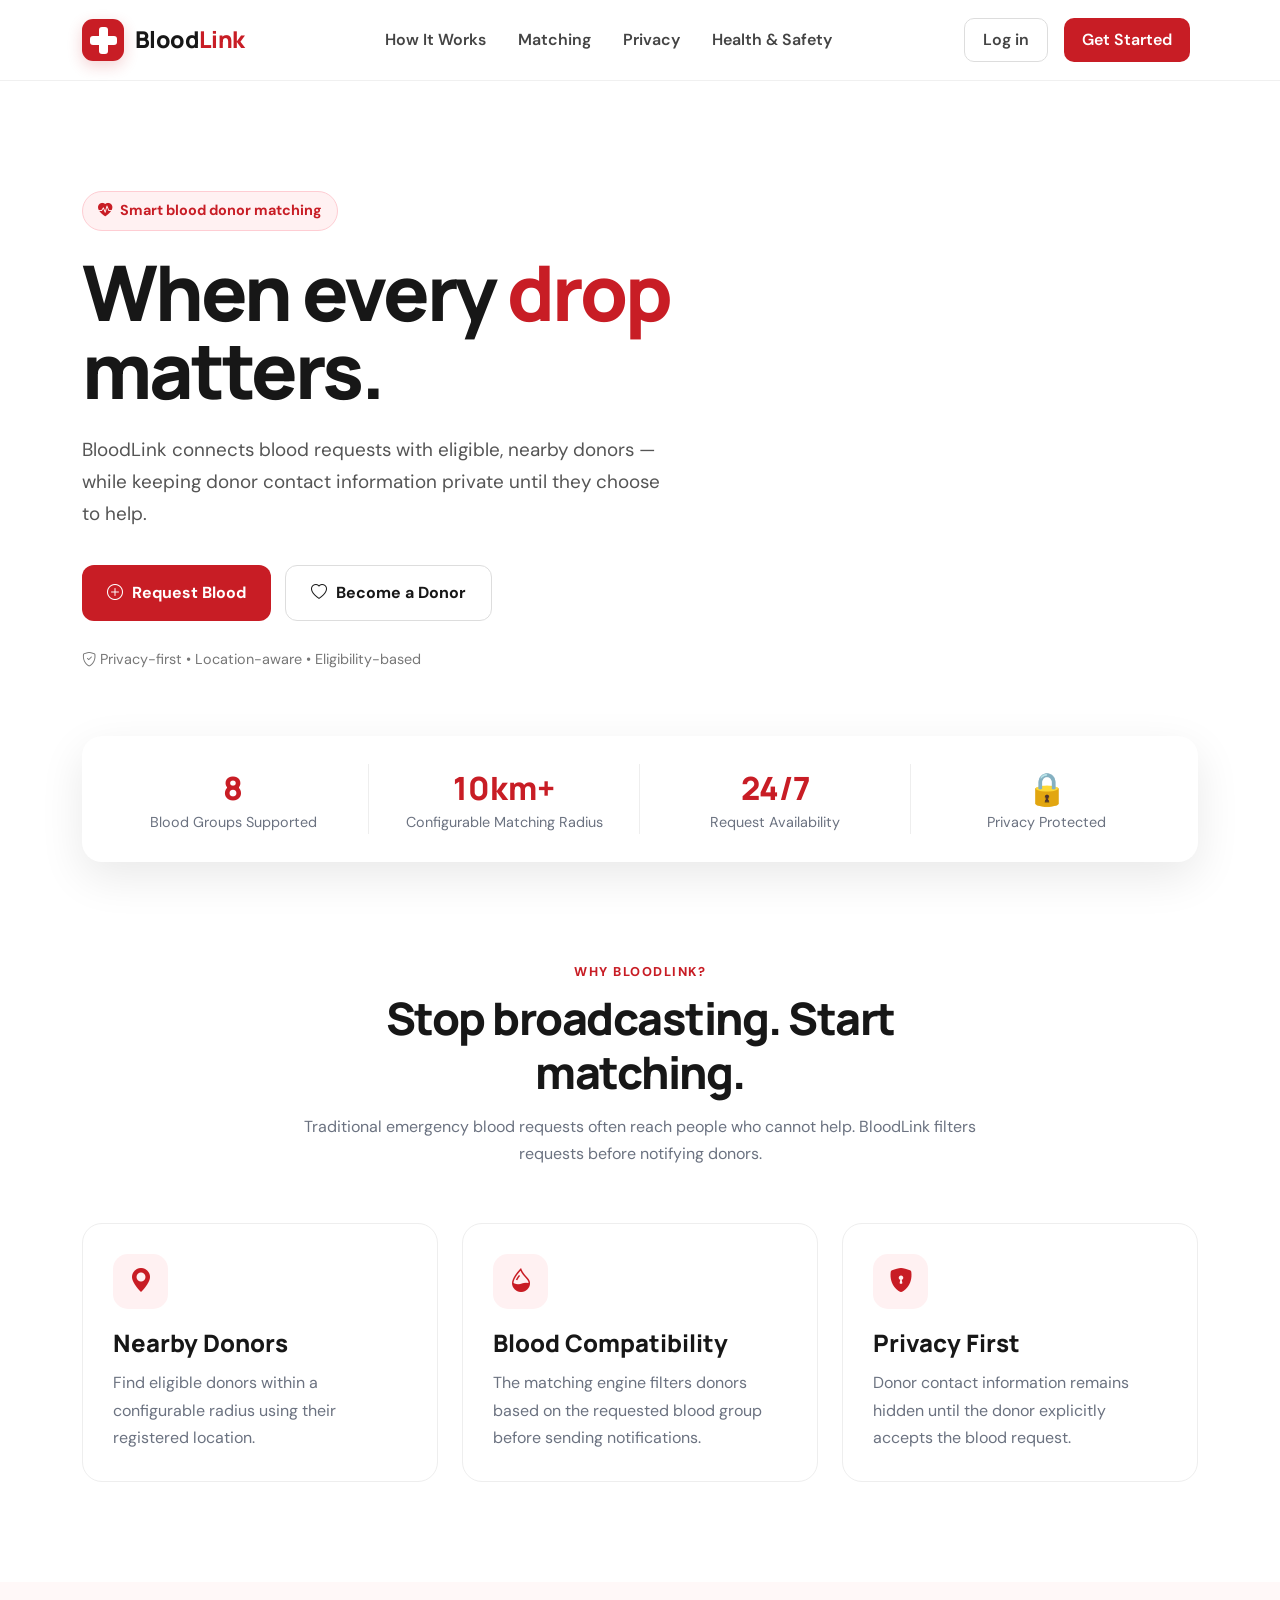
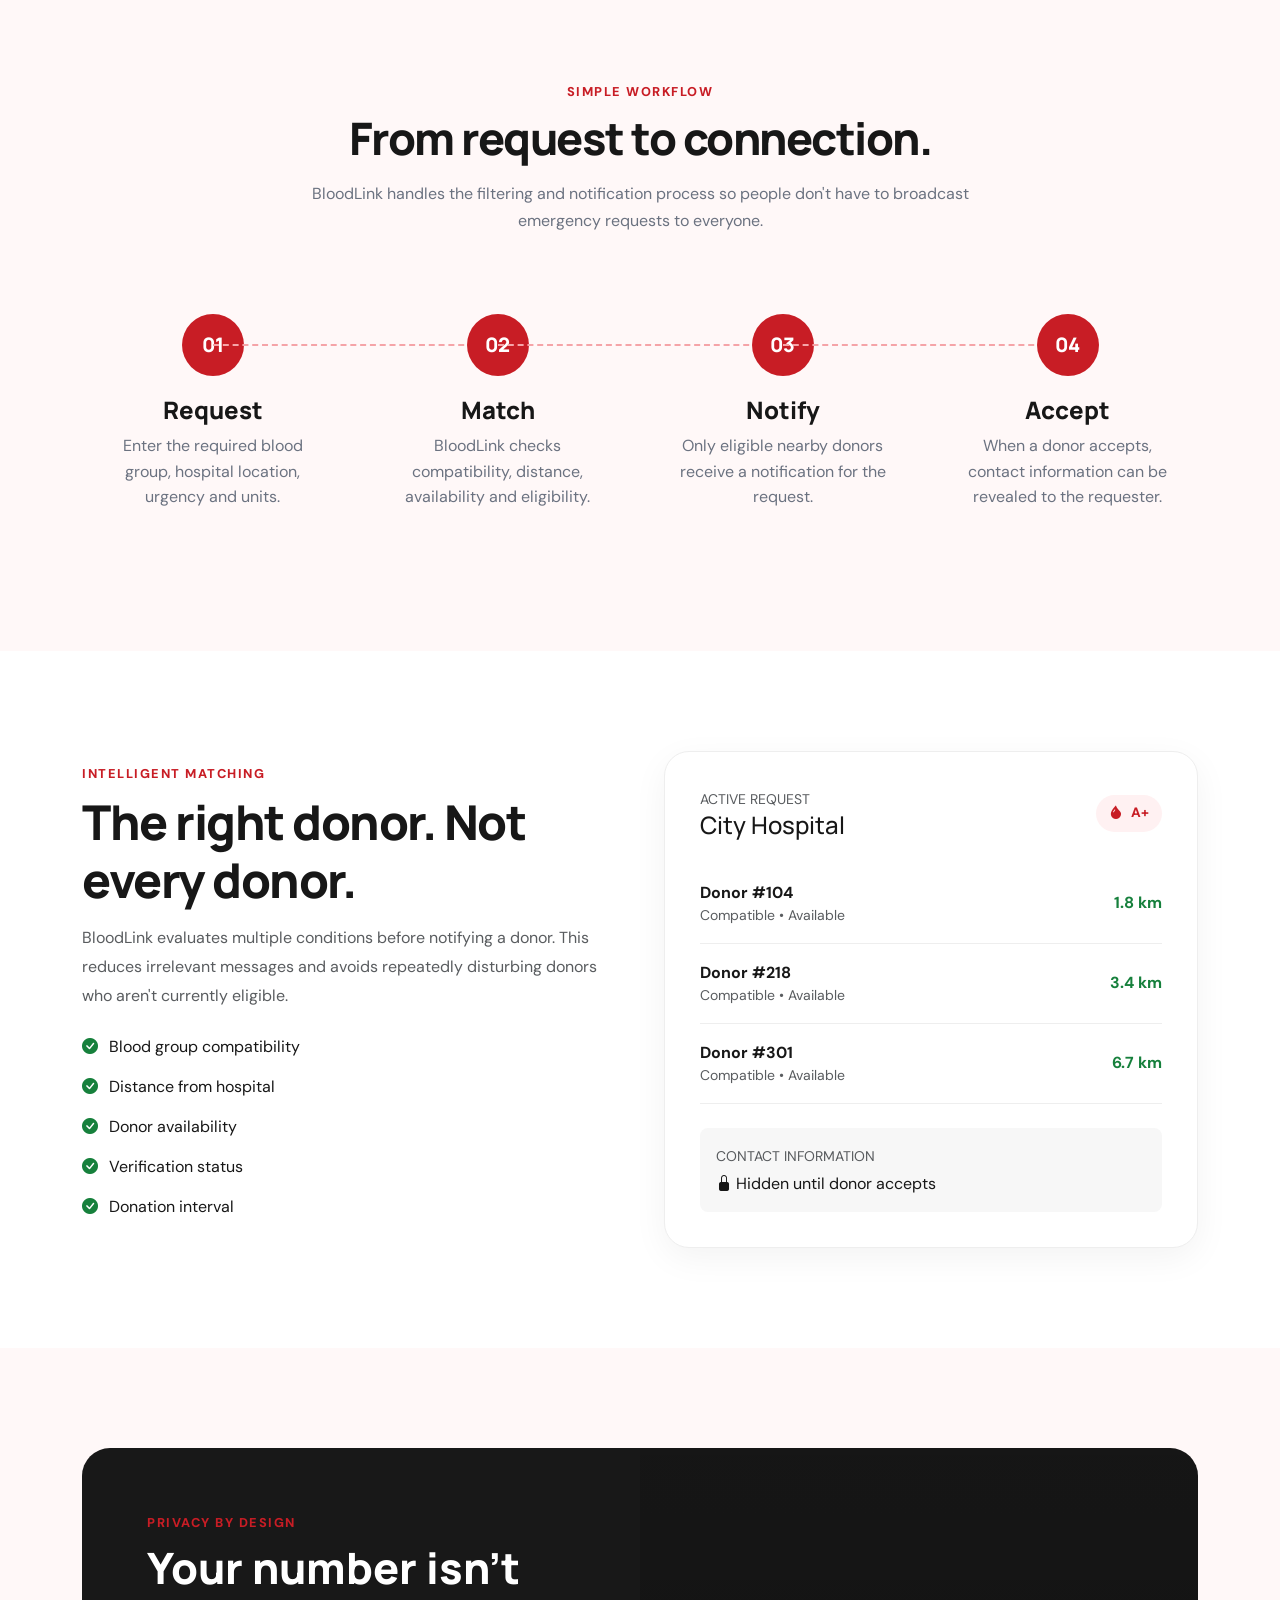
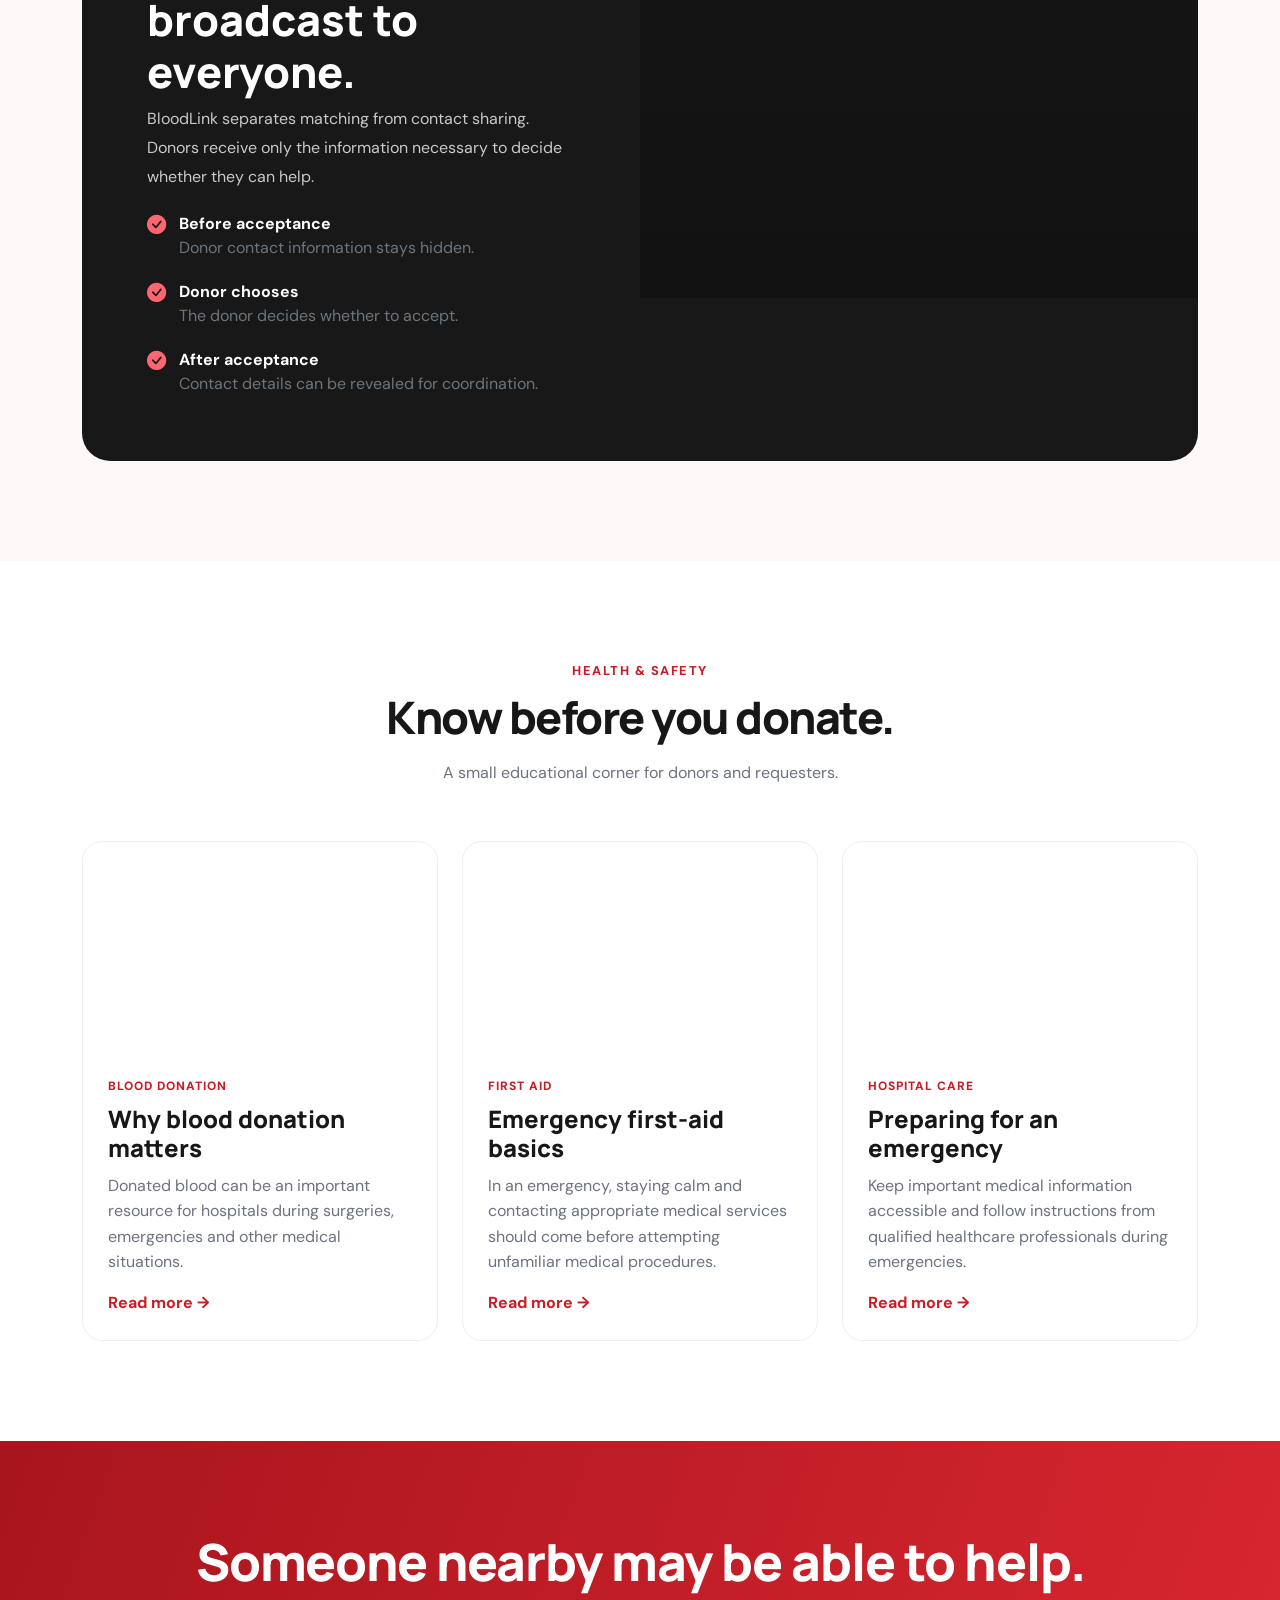
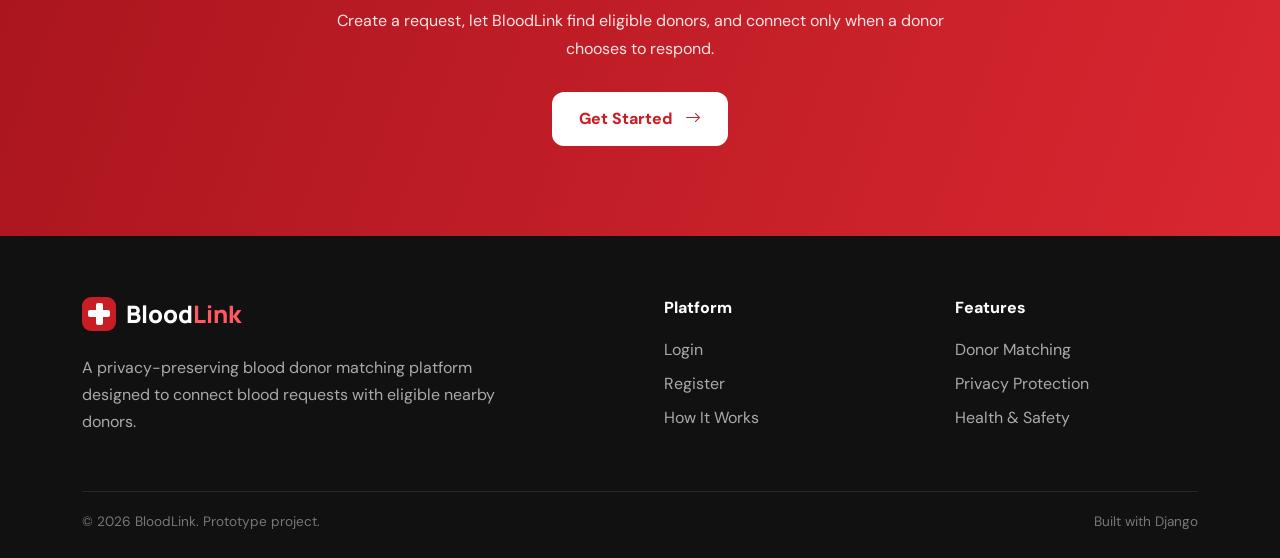
<file: index.html>
<!DOCTYPE html>
<html lang="en">

<head>

    <meta charset="UTF-8">
    <meta name="viewport" content="width=device-width, initial-scale=1.0">

    <title>BloodLink | Privacy-Preserving Blood Donor Matching</title>

    <!-- Google Fonts -->

    <link rel="preconnect" href="https://fonts.googleapis.com">
    <link rel="preconnect" href="https://fonts.gstatic.com" crossorigin>

    <link
        href="https://fonts.googleapis.com/css2?family=DM+Sans:wght@400;500;600;700&family=Manrope:wght@500;600;700;800&display=swap"
        rel="stylesheet"
    >

    <!-- Bootstrap -->

    <link
        href="https://cdn.jsdelivr.net/npm/bootstrap@5.3.3/dist/css/bootstrap.min.css"
        rel="stylesheet"
    >

    <!-- Bootstrap Icons -->

    <link
        rel="stylesheet"
        href="https://cdn.jsdelivr.net/npm/bootstrap-icons@1.11.3/font/bootstrap-icons.min.css"
    >


    <style>

        :root {
            --red: #c81d25;
            --dark-red: #9f1239;
            --soft-red: #fff1f2;
            --text: #171717;
            --muted: #6b7280;
            --cream: #fffafa;
            --green: #16803c;
            --border: #eee;
        }


        * {
            box-sizing: border-box;
        }


        html {
            scroll-behavior: smooth;
        }


        body {
            margin: 0;
            font-family: "DM Sans", sans-serif;
            color: var(--text);
            background: #ffffff;
        }


        h1,
        h2,
        h3,
        h4,
        h5,
        .navbar-brand {
            font-family: "Manrope", sans-serif;
        }


        /* =====================================================
           NAVBAR
        ===================================================== */

        .navbar {
            background: rgba(255, 255, 255, 0.94);
            backdrop-filter: blur(15px);
            border-bottom: 1px solid rgba(0, 0, 0, 0.06);
            padding: 14px 0;
        }


        /* BloodLink brand */

        .navbar-brand {
            display: inline-flex;
            align-items: center;
            gap: 11px;

            text-decoration: none;

            font-family: "Manrope", sans-serif;
            font-size: 1.45rem;
            font-weight: 800;

            color: var(--text) !important;
        }


        /* Red medical plus box */

        .brand-icon {
            width: 42px;
            height: 42px;

            border-radius: 11px;

            background: var(--red);

            position: relative;
            flex-shrink: 0;

            box-shadow:
                0 5px 15px rgba(200, 29, 37, 0.20);
        }


        /* Vertical part of plus */

        .brand-icon::before {
            content: "";

            position: absolute;

            width: 9px;
            height: 27px;

            background: white;

            border-radius: 3px;

            left: 16.5px;
            top: 7.5px;
        }


        /* Horizontal part of plus */

        .brand-icon::after {
            content: "";

            position: absolute;

            width: 27px;
            height: 9px;

            background: white;

            border-radius: 3px;

            left: 7.5px;
            top: 16.5px;
        }


        .brand-name {
            line-height: 1;
            letter-spacing: -0.6px;
        }


        .brand-name span {
            color: var(--red);
        }


        .nav-link {
            color: #444 !important;
            font-weight: 600;
            margin: 0 8px;
        }


        .nav-link:hover {
            color: var(--red) !important;
        }


        .login-btn {
            border: 1px solid #ddd;
            border-radius: 10px;
            padding: 9px 18px !important;
        }


        .register-btn {
            background: var(--red);
            color: white !important;
            border-radius: 10px;
            padding: 10px 18px !important;
        }


        .register-btn:hover {
            background: #a9151d;
            color: white !important;
        }


        /* =====================================================
           HERO
        ===================================================== */

        .hero {
            min-height: 700px;

            background:
                linear-gradient(
                    90deg,
                    rgba(255,255,255,1) 0%,
                    rgba(255,255,255,.97) 43%,
                    rgba(255,255,255,.35) 72%,
                    rgba(255,255,255,.05) 100%
                ),
                url("https://images.unsplash.com/photo-1584515933487-779824d29309?auto=format&fit=crop&w=1800&q=85");

            background-size: cover;
            background-position: center;

            display: flex;
            align-items: center;

            position: relative;
        }


        .hero-content {
            max-width: 680px;
            padding: 80px 0;
        }


        .hero-badge {
            display: inline-flex;
            align-items: center;
            gap: 8px;

            background: var(--soft-red);
            color: var(--red);

            border: 1px solid #fecdd3;
            border-radius: 100px;

            padding: 8px 15px;

            font-size: 0.9rem;
            font-weight: 700;

            margin-bottom: 22px;
        }


        .hero h1 {
            font-size: clamp(3rem, 6vw, 5.4rem);
            line-height: 1.02;
            letter-spacing: -3px;
            font-weight: 800;
            margin-bottom: 25px;
        }


        .hero h1 span {
            color: var(--red);
        }


        .hero-text {
            color: #555;
            font-size: 1.18rem;
            line-height: 1.7;
            max-width: 600px;
            margin-bottom: 35px;
        }


        .hero-buttons {
            display: flex;
            gap: 14px;
            flex-wrap: wrap;
        }


        .primary-btn {
            background: var(--red);
            border: none;
            color: white;

            padding: 15px 25px;

            border-radius: 12px;

            font-weight: 700;

            text-decoration: none;

            display: inline-flex;
            align-items: center;
            gap: 9px;

            transition: .25s;
        }


        .primary-btn:hover {
            background: #a9151d;
            color: white;
            transform: translateY(-2px);
        }


        .secondary-btn {
            background: white;

            border: 1px solid #ddd;

            color: var(--text);

            padding: 15px 25px;

            border-radius: 12px;

            font-weight: 700;

            text-decoration: none;

            display: inline-flex;
            align-items: center;
            gap: 9px;

            transition: .25s;
        }


        .secondary-btn:hover {
            border-color: var(--red);
            color: var(--red);
            transform: translateY(-2px);
        }


        .hero-note {
            margin-top: 28px;
            color: #777;
            font-size: .9rem;
        }


        /* =====================================================
           STATS
        ===================================================== */

        .stats-section {
            margin-top: -45px;

            position: relative;
            z-index: 5;
        }


        .stats-card {
            background: white;

            border-radius: 20px;

            box-shadow: 0 15px 45px rgba(0,0,0,.09);

            padding: 28px;
        }


        .stat {
            text-align: center;

            border-right: 1px solid #eee;
        }


        .stat:last-child {
            border-right: none;
        }


        .stat-number {
            font-family: "Manrope", sans-serif;

            font-size: 2rem;

            font-weight: 800;

            color: var(--red);
        }


        .stat-label {
            color: var(--muted);
            font-size: .9rem;
        }


        /* =====================================================
           SECTION
        ===================================================== */

        .section {
            padding: 100px 0;
        }


        .section-soft {
            background: #fff8f8;
        }


        .section-heading {
            max-width: 700px;

            margin: 0 auto 55px;

            text-align: center;
        }


        .eyebrow {
            color: var(--red);

            font-weight: 800;

            text-transform: uppercase;

            letter-spacing: 1.5px;

            font-size: .8rem;

            margin-bottom: 10px;
        }


        .section-heading h2 {
            font-size: 2.8rem;

            font-weight: 800;

            letter-spacing: -1.5px;
        }


        .section-heading p {
            color: var(--muted);

            line-height: 1.7;

            margin-top: 15px;
        }


        /* =====================================================
           PROBLEM CARDS
        ===================================================== */

        .feature-card {
            height: 100%;

            padding: 30px;

            border: 1px solid var(--border);

            border-radius: 20px;

            background: white;

            transition: .25s;
        }


        .feature-card:hover {
            transform: translateY(-7px);

            box-shadow: 0 15px 35px rgba(0,0,0,.08);
        }


        .icon-box {
            width: 55px;
            height: 55px;

            border-radius: 15px;

            display: flex;
            align-items: center;
            justify-content: center;

            background: var(--soft-red);

            color: var(--red);

            font-size: 1.5rem;

            margin-bottom: 20px;
        }


        .feature-card h4 {
            font-weight: 800;
            margin-bottom: 12px;
        }


        .feature-card p {
            color: var(--muted);

            line-height: 1.7;

            margin: 0;
        }


        /* =====================================================
           HOW IT WORKS
        ===================================================== */

        .step-card {
            position: relative;

            text-align: center;

            padding: 25px;
        }


        .step-number {
            width: 62px;
            height: 62px;

            border-radius: 50%;

            background: var(--red);

            color: white;

            display: flex;
            align-items: center;
            justify-content: center;

            margin: 0 auto 20px;

            font-family: "Manrope", sans-serif;

            font-size: 1.25rem;

            font-weight: 800;
        }


        .step-card h4 {
            font-weight: 800;
        }


        .step-card p {
            color: var(--muted);
            line-height: 1.6;
        }


        .step-line {
            position: absolute;

            top: 55px;

            right: -50%;

            width: 100%;

            height: 2px;

            border-top: 2px dashed #f5a4a8;
        }


        /* =====================================================
           PRIVACY
        ===================================================== */

        .privacy-box {
            background: #181818;

            color: white;

            border-radius: 28px;

            overflow: hidden;
        }


        .privacy-content {
            padding: 65px;
        }


        .privacy-content h2 {
            font-size: 2.7rem;

            font-weight: 800;
        }


        .privacy-content p {
            color: #c9c9c9;

            line-height: 1.8;
        }


        .privacy-point {
            display: flex;

            gap: 13px;

            margin-top: 20px;
        }


        .privacy-point i {
            color: #ff6670;

            font-size: 1.2rem;
        }


        .privacy-image {
            min-height: 450px;

            background:
                linear-gradient(rgba(0,0,0,.1), rgba(0,0,0,.25)),
                url("https://images.unsplash.com/photo-1584982751601-97dcc096659c?auto=format&fit=crop&w=1000&q=85");

            background-size: cover;

            background-position: center;
        }


        /* =====================================================
           MATCHING
        ===================================================== */

        .matching-card {
            background: white;

            border-radius: 25px;

            border: 1px solid #eee;

            padding: 35px;

            height: 100%;

            box-shadow: 0 10px 35px rgba(0,0,0,.05);
        }


        .blood-pill {
            display: inline-flex;

            align-items: center;

            gap: 8px;

            background: var(--soft-red);

            color: var(--red);

            padding: 8px 13px;

            border-radius: 50px;

            font-weight: 800;

            font-size: .85rem;
        }


        .match-row {
            display: flex;

            justify-content: space-between;

            align-items: center;

            padding: 17px 0;

            border-bottom: 1px solid #eee;
        }


        .match-row:last-child {
            border-bottom: none;
        }


        .match-distance {
            color: var(--green);

            font-weight: 700;
        }


        .check {
            color: var(--green);

            margin-right: 7px;
        }


        /* =====================================================
           BLOG
        ===================================================== */

        .blog-card {
            border: 1px solid #eee;

            border-radius: 20px;

            overflow: hidden;

            background: white;

            height: 100%;

            transition: .25s;
        }


        .blog-card:hover {
            transform: translateY(-6px);

            box-shadow: 0 15px 35px rgba(0,0,0,.08);
        }


        .blog-image {
            height: 210px;

            background-size: cover;

            background-position: center;
        }


        .blog-body {
            padding: 25px;
        }


        .blog-tag {
            font-size: .75rem;

            text-transform: uppercase;

            letter-spacing: 1px;

            color: var(--red);

            font-weight: 800;
        }


        .blog-body h4 {
            font-weight: 800;

            margin: 10px 0;
        }


        .blog-body p {
            color: var(--muted);

            line-height: 1.6;
        }


        .blog-link {
            color: var(--red);

            text-decoration: none;

            font-weight: 700;
        }


        /* =====================================================
           CTA
        ===================================================== */

        .cta {
            padding: 90px 0;

            background:
                linear-gradient(110deg, #a9151d, #d92731);

            color: white;

            text-align: center;
        }


        .cta h2 {
            font-size: 3.2rem;

            font-weight: 800;

            letter-spacing: -1px;
        }


        .cta p {
            color: #ffe5e7;

            max-width: 650px;

            margin: 15px auto 30px;

            line-height: 1.7;
        }


        .cta-btn {
            background: white;

            color: var(--red);

            padding: 15px 27px;

            border-radius: 12px;

            font-weight: 800;

            text-decoration: none;

            display: inline-block;

            transition: .25s;
        }


        .cta-btn:hover {
            transform: translateY(-3px);

            color: var(--red);
        }


        /* =====================================================
           FOOTER
        ===================================================== */

        footer {
            background: #111;

            color: white;

            padding: 60px 0 25px;
        }


        .footer-brand {
            display: inline-flex;

            align-items: center;

            gap: 10px;

            font-family: "Manrope", sans-serif;

            font-size: 1.5rem;

            font-weight: 800;
        }


        .footer-brand-icon {
            width: 34px;
            height: 34px;

            border-radius: 9px;

            background: var(--red);

            position: relative;
        }


        .footer-brand-icon::before {
            content: "";

            position: absolute;

            width: 7px;
            height: 22px;

            background: white;

            border-radius: 2px;

            left: 13.5px;
            top: 6px;
        }


        .footer-brand-icon::after {
            content: "";

            position: absolute;

            width: 22px;
            height: 7px;

            background: white;

            border-radius: 2px;

            left: 6px;
            top: 13.5px;
        }


        .footer-brand span {
            color: #ff5962;
        }


        .footer-text {
            color: #aaa;

            max-width: 420px;

            line-height: 1.7;
        }


        .footer-title {
            font-weight: 800;

            margin-bottom: 18px;
        }


        .footer-link {
            display: block;

            color: #aaa;

            text-decoration: none;

            margin-bottom: 10px;
        }


        .footer-link:hover {
            color: white;
        }


        .footer-bottom {
            border-top: 1px solid #292929;

            margin-top: 40px;

            padding-top: 20px;

            color: #777;

            font-size: .85rem;
        }


        /* =====================================================
           RESPONSIVE
        ===================================================== */

        @media (max-width: 991px) {

            .hero {
                min-height: 650px;

                background:
                    linear-gradient(
                        rgba(255,255,255,.9),
                        rgba(255,255,255,.94)
                    ),
                    url("https://images.unsplash.com/photo-1584515933487-779824d29309?auto=format&fit=crop&w=1400&q=80");

                background-size: cover;

                background-position: center;
            }


            .step-line {
                display: none;
            }


            .privacy-image {
                min-height: 300px;
            }


            .privacy-content {
                padding: 40px;
            }

        }


        @media (max-width: 767px) {

            .navbar-brand {
                font-size: 1.25rem;
            }


            .brand-icon {
                width: 38px;
                height: 38px;
            }


            .brand-icon::before {
                width: 8px;
                height: 24px;

                left: 15px;
                top: 7px;
            }


            .brand-icon::after {
                width: 24px;
                height: 8px;

                left: 7px;
                top: 15px;
            }


            .hero h1 {
                letter-spacing: -2px;
            }


            .stats-section {
                margin-top: 20px;
            }


            .stat {
                border-right: none;

                border-bottom: 1px solid #eee;

                padding: 15px;
            }


            .stat:last-child {
                border-bottom: none;
            }


            .section {
                padding: 70px 0;
            }


            .section-heading h2 {
                font-size: 2.2rem;
            }


            .cta h2 {
                font-size: 2.3rem;
            }


            .privacy-content h2 {
                font-size: 2.2rem;
            }

        }

    </style>

</head>


<body>


<!-- =========================================================
     NAVBAR
========================================================= -->

<nav class="navbar navbar-expand-lg sticky-top">

    <div class="container">


        <a class="navbar-brand" href="/">

            <div class="brand-icon"></div>

            <div class="brand-name">
                Blood<span>Link</span>
            </div>

        </a>


        <button
            class="navbar-toggler"
            type="button"
            data-bs-toggle="collapse"
            data-bs-target="#navbarNav"
        >

            <span class="navbar-toggler-icon"></span>

        </button>


        <div class="collapse navbar-collapse" id="navbarNav">


            <ul class="navbar-nav mx-auto">

                <li class="nav-item">

                    <a
                        class="nav-link"
                        href="#how-it-works"
                    >
                        How It Works
                    </a>

                </li>


                <li class="nav-item">

                    <a
                        class="nav-link"
                        href="#matching"
                    >
                        Matching
                    </a>

                </li>


                <li class="nav-item">

                    <a
                        class="nav-link"
                        href="#privacy"
                    >
                        Privacy
                    </a>

                </li>


                <li class="nav-item">

                    <a
                        class="nav-link"
                        href="#health"
                    >
                        Health & Safety
                    </a>

                </li>

            </ul>


            <div class="navbar-nav align-items-lg-center">

                <a
                    href="/login.html"
                    class="nav-link login-btn"
                >
                    Log in
                </a>


                <a
                    href="/register.html"
                    class="nav-link register-btn"
                >
                    Get Started
                </a>

            </div>


        </div>

    </div>

</nav>



<!-- =========================================================
     HERO
========================================================= -->

<section class="hero">

    <div class="container">

        <div class="hero-content">


            <div class="hero-badge">

                <i class="bi bi-heart-pulse-fill"></i>

                Smart blood donor matching

            </div>


            <h1>

                When every

                <span>drop</span>

                matters.

            </h1>


            <p class="hero-text">

                BloodLink connects blood requests with eligible,
                nearby donors — while keeping donor contact
                information private until they choose to help.

            </p>


            <div class="hero-buttons">


                <a
                    href="/register.html"
                    class="primary-btn"
                >

                    <i class="bi bi-plus-circle"></i>

                    Request Blood

                </a>


                <a
                    href="/register.html"
                    class="secondary-btn"
                >

                    <i class="bi bi-heart"></i>

                    Become a Donor

                </a>


            </div>


            <div class="hero-note">

                <i class="bi bi-shield-check"></i>

                Privacy-first • Location-aware • Eligibility-based

            </div>


        </div>

    </div>

</section>



<!-- =========================================================
     STATS
========================================================= -->

<section class="stats-section">

    <div class="container">

        <div class="stats-card">

            <div class="row">


                <div class="col-md-3 stat">

                    <div class="stat-number">
                        8
                    </div>

                    <div class="stat-label">
                        Blood Groups Supported
                    </div>

                </div>


                <div class="col-md-3 stat">

                    <div class="stat-number">
                        10km+
                    </div>

                    <div class="stat-label">
                        Configurable Matching Radius
                    </div>

                </div>


                <div class="col-md-3 stat">

                    <div class="stat-number">
                        24/7
                    </div>

                    <div class="stat-label">
                        Request Availability
                    </div>

                </div>


                <div class="col-md-3 stat">

                    <div class="stat-number">
                        🔒
                    </div>

                    <div class="stat-label">
                        Privacy Protected
                    </div>

                </div>


            </div>

        </div>

    </div>

</section>



<!-- =========================================================
     WHY BLOODLINK
========================================================= -->

<section class="section">

    <div class="container">


        <div class="section-heading">

            <div class="eyebrow">
                Why BloodLink?
            </div>

            <h2>
                Stop broadcasting.
                Start matching.
            </h2>

            <p>
                Traditional emergency blood requests often reach
                people who cannot help. BloodLink filters requests
                before notifying donors.
            </p>

        </div>


        <div class="row g-4">


            <div class="col-md-4">

                <div class="feature-card">

                    <div class="icon-box">

                        <i class="bi bi-geo-alt-fill"></i>

                    </div>

                    <h4>
                        Nearby Donors
                    </h4>

                    <p>
                        Find eligible donors within a configurable
                        radius using their registered location.
                    </p>

                </div>

            </div>



            <div class="col-md-4">

                <div class="feature-card">

                    <div class="icon-box">

                        <i class="bi bi-droplet-half"></i>

                    </div>

                    <h4>
                        Blood Compatibility
                    </h4>

                    <p>
                        The matching engine filters donors based
                        on the requested blood group before
                        sending notifications.
                    </p>

                </div>

            </div>



            <div class="col-md-4">

                <div class="feature-card">

                    <div class="icon-box">

                        <i class="bi bi-shield-lock-fill"></i>

                    </div>

                    <h4>
                        Privacy First
                    </h4>

                    <p>
                        Donor contact information remains hidden
                        until the donor explicitly accepts the
                        blood request.
                    </p>

                </div>

            </div>


        </div>

    </div>

</section>



<!-- =========================================================
     HOW IT WORKS
========================================================= -->

<section
    class="section section-soft"
    id="how-it-works"
>

    <div class="container">


        <div class="section-heading">

            <div class="eyebrow">
                Simple workflow
            </div>

            <h2>
                From request to connection.
            </h2>

            <p>
                BloodLink handles the filtering and notification
                process so people don't have to broadcast emergency
                requests to everyone.
            </p>

        </div>


        <div class="row">


            <div class="col-md-3">

                <div class="step-card">

                    <div class="step-number">
                        01
                    </div>

                    <h4>
                        Request
                    </h4>

                    <p>
                        Enter the required blood group,
                        hospital location, urgency and units.
                    </p>

                    <div class="step-line"></div>

                </div>

            </div>



            <div class="col-md-3">

                <div class="step-card">

                    <div class="step-number">
                        02
                    </div>

                    <h4>
                        Match
                    </h4>

                    <p>
                        BloodLink checks compatibility,
                        distance, availability and eligibility.
                    </p>

                    <div class="step-line"></div>

                </div>

            </div>



            <div class="col-md-3">

                <div class="step-card">

                    <div class="step-number">
                        03
                    </div>

                    <h4>
                        Notify
                    </h4>

                    <p>
                        Only eligible nearby donors receive
                        a notification for the request.
                    </p>

                    <div class="step-line"></div>

                </div>

            </div>



            <div class="col-md-3">

                <div class="step-card">

                    <div class="step-number">
                        04
                    </div>

                    <h4>
                        Accept
                    </h4>

                    <p>
                        When a donor accepts, contact information
                        can be revealed to the requester.
                    </p>

                </div>

            </div>


        </div>

    </div>

</section>



<!-- =========================================================
     MATCHING DEMO
========================================================= -->

<section
    class="section"
    id="matching"
>

    <div class="container">

        <div class="row align-items-center g-5">


            <div class="col-lg-6">

                <div class="eyebrow">
                    Intelligent matching
                </div>

                <h2
                    style="
                    font-size: 3rem;
                    font-weight: 800;
                    letter-spacing: -1.5px;
                    "
                >
                    The right donor.
                    Not every donor.
                </h2>

                <p
                    class="text-muted mt-3"
                    style="line-height:1.8;"
                >
                    BloodLink evaluates multiple conditions before
                    notifying a donor. This reduces irrelevant
                    messages and avoids repeatedly disturbing donors
                    who aren't currently eligible.
                </p>


                <div class="mt-4">


                    <p>

                        <i class="bi bi-check-circle-fill check"></i>

                        Blood group compatibility

                    </p>


                    <p>

                        <i class="bi bi-check-circle-fill check"></i>

                        Distance from hospital

                    </p>


                    <p>

                        <i class="bi bi-check-circle-fill check"></i>

                        Donor availability

                    </p>


                    <p>

                        <i class="bi bi-check-circle-fill check"></i>

                        Verification status

                    </p>


                    <p>

                        <i class="bi bi-check-circle-fill check"></i>

                        Donation interval

                    </p>


                </div>

            </div>



            <div class="col-lg-6">

                <div class="matching-card">


                    <div class="d-flex justify-content-between align-items-center mb-4">

                        <div>

                            <small class="text-muted">
                                ACTIVE REQUEST
                            </small>

                            <h4 class="mb-0">
                                City Hospital
                            </h4>

                        </div>


                        <div class="blood-pill">

                            <i class="bi bi-droplet-fill"></i>

                            A+

                        </div>

                    </div>


                    <div class="match-row">

                        <div>

                            <strong>
                                Donor #104
                            </strong>

                            <div class="small text-muted">
                                Compatible • Available
                            </div>

                        </div>

                        <div class="match-distance">
                            1.8 km
                        </div>

                    </div>


                    <div class="match-row">

                        <div>

                            <strong>
                                Donor #218
                            </strong>

                            <div class="small text-muted">
                                Compatible • Available
                            </div>

                        </div>

                        <div class="match-distance">
                            3.4 km
                        </div>

                    </div>


                    <div class="match-row">

                        <div>

                            <strong>
                                Donor #301
                            </strong>

                            <div class="small text-muted">
                                Compatible • Available
                            </div>

                        </div>

                        <div class="match-distance">
                            6.7 km
                        </div>

                    </div>


                    <div
                        class="mt-4 p-3 rounded-3"
                        style="background:#f7f7f7;"
                    >

                        <small class="text-muted">
                            CONTACT INFORMATION
                        </small>

                        <div class="mt-1">

                            <i class="bi bi-lock-fill"></i>

                            Hidden until donor accepts

                        </div>

                    </div>


                </div>

            </div>


        </div>

    </div>

</section>



<!-- =========================================================
     PRIVACY
========================================================= -->

<section
    class="section section-soft"
    id="privacy"
>

    <div class="container">


        <div class="privacy-box">

            <div class="row g-0 align-items-stretch">


                <div class="col-lg-6">

                    <div class="privacy-content">


                        <div class="eyebrow">
                            Privacy by design
                        </div>


                        <h2>
                            Your number isn't
                            broadcast to everyone.
                        </h2>


                        <p>
                            BloodLink separates matching from
                            contact sharing. Donors receive only
                            the information necessary to decide
                            whether they can help.
                        </p>



                        <div class="privacy-point">

                            <i class="bi bi-check-circle-fill"></i>

                            <div>

                                <strong>
                                    Before acceptance
                                </strong>

                                <div class="text-secondary">
                                    Donor contact information stays hidden.
                                </div>

                            </div>

                        </div>



                        <div class="privacy-point">

                            <i class="bi bi-check-circle-fill"></i>

                            <div>

                                <strong>
                                    Donor chooses
                                </strong>

                                <div class="text-secondary">
                                    The donor decides whether to accept.
                                </div>

                            </div>

                        </div>



                        <div class="privacy-point">

                            <i class="bi bi-check-circle-fill"></i>

                            <div>

                                <strong>
                                    After acceptance
                                </strong>

                                <div class="text-secondary">
                                    Contact details can be revealed for coordination.
                                </div>

                            </div>

                        </div>


                    </div>

                </div>



                <div class="col-lg-6">

                    <div class="privacy-image"></div>

                </div>


            </div>

        </div>

    </div>

</section>



<!-- =========================================================
     HEALTH & SAFETY
========================================================= -->

<section
    class="section"
    id="health"
>

    <div class="container">


        <div class="section-heading">

            <div class="eyebrow">
                Health & Safety
            </div>

            <h2>
                Know before you donate.
            </h2>

            <p>
                A small educational corner for donors and requesters.
            </p>

        </div>


        <div class="row g-4">


            <div class="col-md-4">

                <article class="blog-card">


                    <div
                        class="blog-image"
                        style="
                        background-image:
                        url('https://images.unsplash.com/photo-1603398938378-e54eab446dde?auto=format&fit=crop&w=900&q=80');
                        "
                    ></div>


                    <div class="blog-body">

                        <div class="blog-tag">
                            Blood Donation
                        </div>

                        <h4>
                            Why blood donation matters
                        </h4>

                        <p>
                            Donated blood can be an important resource
                            for hospitals during surgeries, emergencies
                            and other medical situations.
                        </p>

                        <a
                            href="#"
                            class="blog-link"
                        >
                            Read more →
                        </a>

                    </div>

                </article>

            </div>



            <div class="col-md-4">

                <article class="blog-card">


                    <div
                        class="blog-image"
                        style="
                        background-image:
                        url('https://images.unsplash.com/photo-1576091160399-112ba8d25d1d?auto=format&fit=crop&w=900&q=80');
                        "
                    ></div>


                    <div class="blog-body">

                        <div class="blog-tag">
                            First Aid
                        </div>

                        <h4>
                            Emergency first-aid basics
                        </h4>

                        <p>
                            In an emergency, staying calm and contacting
                            appropriate medical services should come before
                            attempting unfamiliar medical procedures.
                        </p>

                        <a
                            href="#"
                            class="blog-link"
                        >
                            Read more →
                        </a>

                    </div>

                </article>

            </div>



            <div class="col-md-4">

                <article class="blog-card">


                    <div
                        class="blog-image"
                        style="
                        background-image:
                        url('https://images.unsplash.com/photo-1538108149393-fbbd81895907?auto=format&fit=crop&w=900&q=80');
                        "
                    ></div>


                    <div class="blog-body">

                        <div class="blog-tag">
                            Hospital Care
                        </div>

                        <h4>
                            Preparing for an emergency
                        </h4>

                        <p>
                            Keep important medical information accessible
                            and follow instructions from qualified healthcare
                            professionals during emergencies.
                        </p>

                        <a
                            href="#"
                            class="blog-link"
                        >
                            Read more →
                        </a>

                    </div>

                </article>

            </div>


        </div>

    </div>

</section>



<!-- =========================================================
     FINAL CTA
========================================================= -->

<section class="cta">

    <div class="container">

        <h2>
            Someone nearby may be able to help.
        </h2>

        <p>
            Create a request, let BloodLink find eligible donors,
            and connect only when a donor chooses to respond.
        </p>

        <a
            href="/register.html"
            class="cta-btn"
        >

            Get Started

            <i class="bi bi-arrow-right ms-2"></i>

        </a>

    </div>

</section>



<!-- =========================================================
     FOOTER
========================================================= -->

<footer>

    <div class="container">


        <div class="row g-5">


            <div class="col-lg-6">


                <div class="footer-brand">

                    <div class="footer-brand-icon"></div>

                    <div>
                        Blood<span>Link</span>
                    </div>

                </div>


                <p class="footer-text mt-3">

                    A privacy-preserving blood donor matching
                    platform designed to connect blood requests
                    with eligible nearby donors.

                </p>


            </div>



            <div class="col-sm-6 col-lg-3">


                <div class="footer-title">
                    Platform
                </div>


                <a
                    href="/login.html"
                    class="footer-link"
                >
                    Login
                </a>


                <a
                    href="/register.html"
                    class="footer-link"
                >
                    Register
                </a>


                <a
                    href="#how-it-works"
                    class="footer-link"
                >
                    How It Works
                </a>


            </div>



            <div class="col-sm-6 col-lg-3">


                <div class="footer-title">
                    Features
                </div>


                <a
                    href="#matching"
                    class="footer-link"
                >
                    Donor Matching
                </a>


                <a
                    href="#privacy"
                    class="footer-link"
                >
                    Privacy Protection
                </a>


                <a
                    href="#health"
                    class="footer-link"
                >
                    Health & Safety
                </a>


            </div>


        </div>



        <div
            class="footer-bottom d-flex justify-content-between flex-wrap gap-2"
        >

            <span>
                © 2026 BloodLink. Prototype project.
            </span>


            <span>
                Built with Django
            </span>

        </div>


    </div>

</footer>



<!-- Bootstrap JS -->

<script
    src="https://cdn.jsdelivr.net/npm/bootstrap@5.3.3/dist/js/bootstrap.bundle.min.js">
</script>


</body>

</html>
</file>
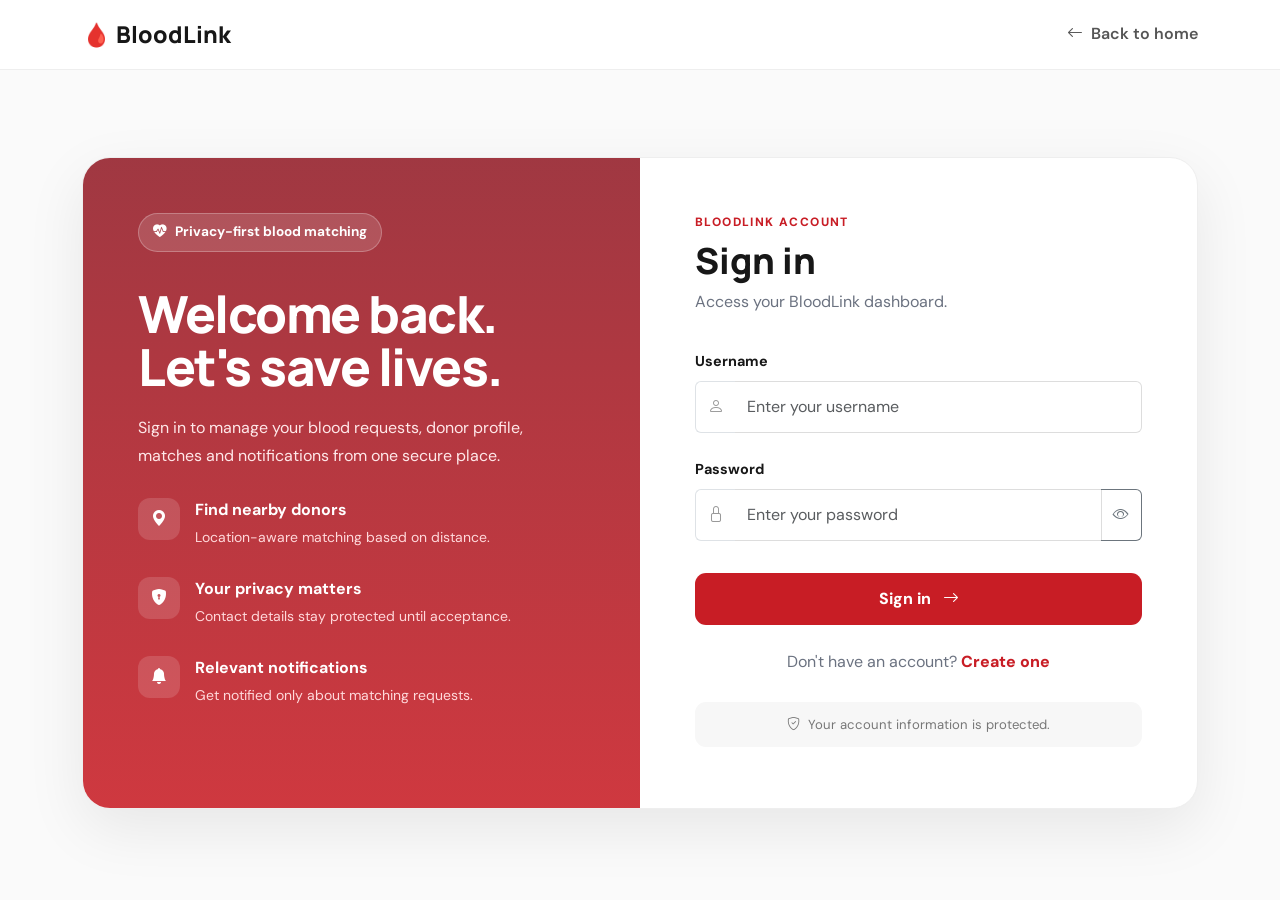
<file: donation-history.html>
<!DOCTYPE html>
<html lang="en">

<head>

<meta charset="UTF-8">
<meta name="viewport" content="width=device-width, initial-scale=1.0">

<title>Donation History | BloodLink</title>

<link rel="preconnect" href="https://fonts.googleapis.com">
<link rel="preconnect" href="https://fonts.gstatic.com" crossorigin>

<link href="https://fonts.googleapis.com/css2?family=DM+Sans:wght@400;500;600;700&family=Manrope:wght@600;700;800&display=swap" rel="stylesheet">

<link href="https://cdn.jsdelivr.net/npm/bootstrap@5.3.3/dist/css/bootstrap.min.css" rel="stylesheet">

<link rel="stylesheet" href="https://cdn.jsdelivr.net/npm/bootstrap-icons@1.11.3/font/bootstrap-icons.min.css">

<script src="/static/js/api.js"></script>

<style>

:root {
    --red: #c81d25;
    --red-dark: #a9151d;
    --soft-red: #fff1f2;
    --dark: #171717;
    --muted: #6b7280;
    --green: #16803c;
    --soft-green: #ecfdf3;
    --border: #eeeeee;
    --background: #f8f8f8;
}

* {
    box-sizing: border-box;
}

body {
    margin: 0;
    background: var(--background);
    color: var(--dark);
    font-family: "DM Sans", sans-serif;
}

h1, h2, h3, h4, h5 {
    font-family: "Manrope", sans-serif;
}


/* NAVBAR */

.navbar {
    background: white;
    border-bottom: 1px solid var(--border);
    padding: 14px 0;
}

.brand {
    display: flex;
    align-items: center;
    gap: 10px;
    text-decoration: none;
    color: var(--dark);
    font-family: "Manrope", sans-serif;
    font-size: 1.4rem;
    font-weight: 800;
}

.brand-icon {
    width: 42px;
    height: 42px;
    border-radius: 11px;
    background: var(--red);
    position: relative;
    display: inline-block;
    flex-shrink: 0;
    box-shadow: 0 5px 15px rgba(200, 29, 37, 0.20);
}

.brand-icon::before {
    content: "";
    position: absolute;
    width: 9px;
    height: 27px;
    background: white;
    border-radius: 3px;
    left: 16.5px;
    top: 7.5px;
}

.brand-icon::after {
    content: "";
    position: absolute;
    width: 27px;
    height: 9px;
    background: white;
    border-radius: 3px;
    left: 7.5px;
    top: 16.5px;
}

.nav-link-custom {
    color: #555;
    text-decoration: none;
    font-weight: 600;
    font-size: .9rem;
}

.nav-link-custom:hover {
    color: var(--red);
}


/* PAGE */

.page {
    padding: 45px 0 70px;
}

.eyebrow {
    color: var(--red);
    text-transform: uppercase;
    letter-spacing: 1.5px;
    font-size: .73rem;
    font-weight: 800;
}

.page-header h1 {
    font-size: 2.6rem;
    font-weight: 800;
    margin: 6px 0 8px;
    letter-spacing: -.8px;
}

.page-header p {
    color: var(--muted);
    max-width: 650px;
    line-height: 1.7;
}


/* CARDS */

.card-custom {
    background: white;
    border: 1px solid var(--border);
    border-radius: 20px;
    padding: 30px;
}

.card-title {
    font-size: 1.2rem;
    font-weight: 800;
    margin-bottom: 5px;
}

.card-subtitle {
    color: var(--muted);
    font-size: .85rem;
    margin-bottom: 25px;
}


/* FORM */

.form-label {
    font-size: .88rem;
    font-weight: 700;
    margin-bottom: 8px;
}

.form-control,
.form-select {
    border-color: #ddd;
    border-radius: 10px;
    padding: 12px 13px;
}

.form-control:focus,
.form-select:focus {
    border-color: var(--red);
    box-shadow: 0 0 0 3px rgba(200,29,37,.08);
}

.save-btn {
    width: 100%;
    border: none;
    background: var(--red);
    color: white;
    border-radius: 11px;
    padding: 14px;
    font-weight: 800;
    margin-top: 10px;
    transition: .2s;
}

.save-btn:hover {
    background: var(--red-dark);
    color: white;
    transform: translateY(-1px);
}


/* TIMELINE */

.timeline {
    position: relative;
    padding-left: 28px;
}

.timeline::before {
    content: "";
    position: absolute;
    left: 8px;
    top: 10px;
    bottom: 10px;
    width: 2px;
    background: #eee;
}

.donation-item {
    position: relative;
    background: white;
    border: 1px solid var(--border);
    border-radius: 17px;
    padding: 20px;
    margin-bottom: 15px;
}

.donation-dot {
    position: absolute;
    left: -28px;
    top: 22px;
    width: 17px;
    height: 17px;
    border-radius: 50%;
    background: var(--red);
    border: 4px solid var(--soft-red);
}

.donation-date {
    color: var(--red);
    font-size: .76rem;
    font-weight: 800;
    text-transform: uppercase;
    letter-spacing: .6px;
}

.donation-item h5 {
    font-weight: 800;
    margin: 5px 0;
}

.donation-meta {
    color: var(--muted);
    font-size: .84rem;
}

.verified {
    display: inline-flex;
    align-items: center;
    gap: 5px;
    background: var(--soft-green);
    color: var(--green);
    border-radius: 50px;
    padding: 6px 9px;
    font-size: .7rem;
    font-weight: 800;
}

.unverified {
    display: inline-flex;
    align-items: center;
    gap: 5px;
    background: #f5f5f5;
    color: #777;
    border-radius: 50px;
    padding: 6px 9px;
    font-size: .7rem;
    font-weight: 800;
}


/* EMPTY */

.empty-state {
    background: white;
    border: 1px dashed #d8d8d8;
    border-radius: 18px;
    padding: 45px 25px;
    text-align: center;
}

.empty-icon {
    width: 62px;
    height: 62px;
    border-radius: 17px;
    background: var(--soft-red);
    color: var(--red);
    display: flex;
    align-items: center;
    justify-content: center;
    font-size: 1.5rem;
    margin: 0 auto 17px;
}

.empty-state h5 {
    font-weight: 800;
}

.empty-state p {
    color: var(--muted);
    max-width: 450px;
    margin: 0 auto;
}


/* SIDE */

.info-card {
    background: #181818;
    color: white;
    border-radius: 20px;
    padding: 28px;
}

.info-card h4 {
    font-weight: 800;
}

.info-card p {
    color: #bbb;
    font-size: .87rem;
    line-height: 1.7;
}

.info-point {
    display: flex;
    gap: 10px;
    margin-top: 17px;
}

.info-point i {
    color: #ff6870;
}

.info-point span {
    color: #ddd;
    font-size: .83rem;
}

.alert {
    border: none;
    border-radius: 12px;
}

@media (max-width: 767px) {

    .page {
        padding: 28px 0 50px;
    }

    .page-header h1 {
        font-size: 2.15rem;
    }

    .card-custom {
        padding: 23px;
    }

}

</style>

</head>


<body>


<!-- NAVBAR -->

<nav class="navbar sticky-top">

<div class="container">

<div class="d-flex justify-content-between align-items-center w-100">

<a href="/donor-dashboard.html" class="brand">

<span class="brand-icon"></span>

<span>
Blood<span style="color:var(--red)">Link</span>
</span>

</a>

<div class="d-flex gap-3">

<a
href="/donor-dashboard.html"
class="nav-link-custom"
>
Dashboard
</a>

<a
href="#"
id="logoutLink"
class="nav-link-custom"
>
Logout
</a>

</div>

</div>

</div>

</nav>


<!-- MAIN -->

<main class="page">

<div class="container">


<!-- HEADER -->

<div class="page-header mb-4">

<div class="eyebrow">
Donor activity
</div>

<h1>
Donation history
</h1>

<p>
Keep a record of your previous blood donations.
This information can help BloodLink determine
whether your donation interval has passed.
</p>

</div>


<div id="message"></div>


<div class="row g-4">


<!-- ADD DONATION -->

<div class="col-lg-5">

<div class="card-custom">

<div class="card-title">
Record a donation
</div>

<div class="card-subtitle">
Add your latest donation details.
</div>


<form id="donationForm">


<!-- DATE -->

<div class="mb-4">

<label class="form-label">
Donation date
</label>

<input
type="date"
id="donation_date"
class="form-control"
required
>

</div>


<!-- HOSPITAL -->

<div class="mb-4">

<label class="form-label">
Hospital / blood bank
</label>

<input
type="text"
id="hospital_name"
class="form-control"
placeholder="Hospital or blood bank"
required
>

</div>


<!-- TYPE -->

<div class="mb-4">

<label class="form-label">
Donation type
</label>

<select
id="donation_type"
class="form-select"
required
>

<option value="">
Select donation type
</option>

<option value="WHOLE_BLOOD">
Whole Blood
</option>

<option value="PLASMA">
Plasma
</option>

<option value="PLATELETS">
Platelets
</option>

<option value="DOUBLE_RED_CELLS">
Double Red Cells
</option>

</select>

</div>


<button
type="submit"
class="save-btn"
id="saveBtn"
>

<i class="bi bi-plus-circle me-2"></i>

Add Donation

</button>

</form>

</div>


<!-- INFO -->

<div class="info-card mt-4">

<div
style="
color:#ff6870;
text-transform:uppercase;
letter-spacing:1.4px;
font-size:.72rem;
font-weight:800;
"
>
Why record this?
</div>

<h4 class="mt-2">
Keep your eligibility information current.
</h4>

<p>
BloodLink checks the latest recorded donation
when determining donor eligibility for matching.
</p>


<div class="info-point">

<i class="bi bi-calendar-check-fill"></i>

<span>
Your latest donation date is used by
the matching engine.
</span>

</div>


<div class="info-point">

<i class="bi bi-shield-check"></i>

<span>
Verification status can be maintained
separately from your donation record.
</span>

</div>


<div class="info-point">

<i class="bi bi-pencil-square"></i>

<span>
Keep entries accurate and up to date.
</span>

</div>

</div>

</div>


<!-- HISTORY -->

<div class="col-lg-7">

<div class="card-custom">

<div class="d-flex justify-content-between align-items-start gap-3 mb-4">

<div>

<div class="card-title">
Your donations
</div>

<div class="card-subtitle mb-0">
Previous donation records
</div>

</div>

<span
class="badge rounded-pill text-bg-light"
style="padding:9px 12px;"
id="recordCount"
>
0 records
</span>

</div>


<div id="donationsContainer">

<div class="text-center py-5 text-muted">
Loading donation history...
</div>

</div>

</div>

</div>


</div>

</div>

</main>


<script>

const user = requireAuth("DONOR");


if (user) {


/* LOGOUT */

document.getElementById("logoutLink").onclick = async e => {

e.preventDefault();

await logoutUser();

window.location.href = "/";

};


/* LOAD DONATIONS */

async function loadDonations() {

const container =
document.getElementById("donationsContainer");

try {

const data = await getDonations();

const donations = Array.isArray(data)
? data
: (data.results || data.donations || []);


document.getElementById("recordCount").textContent =
`${donations.length} record${donations.length === 1 ? "" : "s"}`;


if (!donations.length) {

container.innerHTML = `

<div class="empty-state">

<div class="empty-icon">

<i class="bi bi-droplet-half"></i>

</div>

<h5>
No donations recorded yet
</h5>

<p>
Your donation history will appear here
after you add your first donation.
</p>

</div>

`;

return;

}


container.innerHTML = `

<div class="timeline">

${donations.map(donation => `

<div class="donation-item">

<div class="donation-dot"></div>


<div class="d-flex justify-content-between align-items-start gap-3">

<div>

<div class="donation-date">

${formatDate(donation.donation_date)}

</div>


<h5>

${escapeHtml(
donation.hospital_name ||
"Donation recorded"
)}

</h5>


<div class="donation-meta">

<i class="bi bi-droplet me-1"></i>

${formatDonationType(donation.donation_type)}

</div>

</div>


${
donation.verified

?

`<span class="verified">

<i class="bi bi-check-circle-fill"></i>

Verified

</span>`

:

`<span class="unverified">

<i class="bi bi-clock"></i>

Unverified

</span>`

}

</div>

</div>

`).join("")}

</div>

`;

} catch (error) {

container.innerHTML = `

<div class="alert alert-danger">

${escapeHtml(error.message)}

</div>

`;

}

}


/* ADD DONATION */

document
.getElementById("donationForm")
.addEventListener("submit", async e => {

e.preventDefault();

const button =
document.getElementById("saveBtn");

button.disabled = true;

button.innerHTML =
'<span class="spinner-border spinner-border-sm me-2"></span>Adding...';


try {

await addDonation({

donation_date:
document.getElementById("donation_date").value,

hospital_name:
document.getElementById("hospital_name").value.trim(),

donation_type:
document.getElementById("donation_type").value

});


document.getElementById("message").innerHTML = `

<div class="alert alert-success">

<i class="bi bi-check-circle-fill me-2"></i>

Donation added successfully.

</div>

`;


document
.getElementById("donationForm")
.reset();


await loadDonations();


} catch (error) {

document.getElementById("message").innerHTML = `

<div class="alert alert-danger">

${escapeHtml(error.message)}

</div>

`;

}


button.disabled = false;

button.innerHTML =
'<i class="bi bi-plus-circle me-2"></i>Add Donation';

});


/* HELPERS */

function formatDate(date) {

if (!date) return "Unknown date";

const d = new Date(date);

if (Number.isNaN(d.getTime())) {
return date;
}

return d.toLocaleDateString("en-IN", {

day: "2-digit",
month: "short",
year: "numeric"

});

}


function formatDonationType(type) {

if (!type) {
return "Donation";
}

return type
.replaceAll("_", " ")
.toLowerCase()
.replace(/\b\w/g, char => char.toUpperCase());

}


function escapeHtml(value) {

const div = document.createElement("div");

div.textContent = value ?? "";

return div.innerHTML;

}


loadDonations();

}

</script>


</body>

</html>
</file>
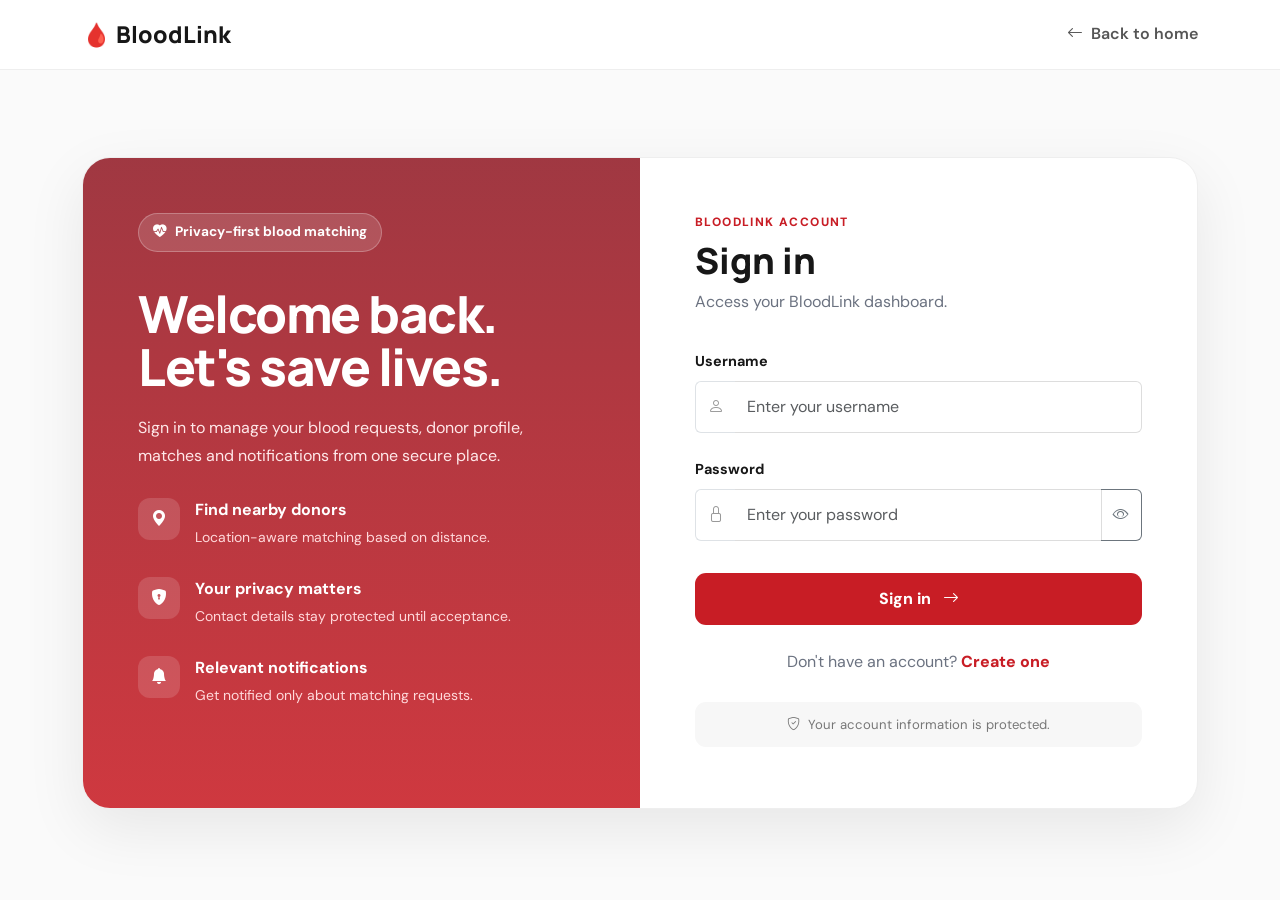
<file: donor-dashboard.html>
<!DOCTYPE html>
<html lang="en">
<head>
<meta charset="UTF-8">
<meta name="viewport" content="width=device-width, initial-scale=1.0">
<title>Donor Dashboard | BloodLink</title>

<link href="https://fonts.googleapis.com" rel="preconnect">
<link href="https://fonts.googleapis.com/css2?family=DM+Sans:wght@400;500;600;700&family=Manrope:wght@600;700;800&display=swap" rel="stylesheet">
<link href="https://cdn.jsdelivr.net/npm/bootstrap@5.3.3/dist/css/bootstrap.min.css" rel="stylesheet">
<link href="https://cdn.jsdelivr.net/npm/bootstrap-icons@1.11.3/font/bootstrap-icons.min.css" rel="stylesheet">


<script>
(function(){
    const saved = localStorage.getItem("bloodlink_theme");
    const theme = saved === "dark" ? "dark" : "light";
    document.documentElement.setAttribute("data-theme", theme);
})();
</script>

<script src="/static/js/api.js"></script>

<style>
:root {
    --red:#c81d25;
    --red-dark:#a9151d;
    --soft-red:#fff1f2;
    --dark:#171717;
    --muted:#6b7280;
    --border:#eeeeee;
    --background:#f8f8f8;
    --green:#16803c;
    --soft-green:#ecfdf3;
}

* { box-sizing:border-box; }



body {
    margin:0;
    background:var(--background);
    color:var(--dark);
    font-family:"DM Sans",sans-serif;
}

h1,h2,h3,h4,h5 {
    font-family:"Manrope",sans-serif;
}

.navbar {
    background:white;
    border-bottom:1px solid var(--border);
    padding:14px 0;
}

.brand {
    display:flex;
    align-items:center;
    gap:10px;
    text-decoration:none;
    color:var(--dark);
    font-family:"Manrope",sans-serif;
    font-size:1.4rem;
    font-weight:800;
}

.brand-icon {
    width:42px;
    height:42px;
    border-radius:11px;
    background:var(--red);
    position:relative;
    flex-shrink:0;
    box-shadow:0 5px 15px rgba(200,29,37,.20);
}

.brand-icon::before {
    content:"";
    position:absolute;
    width:9px;
    height:27px;
    background:white;
    border-radius:3px;
    left:16.5px;
    top:7.5px;
}

.brand-icon::after {
    content:"";
    position:absolute;
    width:27px;
    height:9px;
    background:white;
    border-radius:3px;
    left:7.5px;
    top:16.5px;
}

.nav-link-custom {
    color:#555;
    text-decoration:none;
    font-weight:600;
    font-size:.9rem;
}

.nav-link-custom:hover {
    color:var(--red);
}

.dashboard {
    padding:45px 0 70px;
}

.welcome-card {
    background:linear-gradient(120deg,#9f1239,#c81d25 55%,#e33b44);
    border-radius:25px;
    color:white;
    padding:42px;
    position:relative;
    overflow:hidden;
    box-shadow:0 15px 40px rgba(200,29,37,.16);
    margin-bottom:30px;
}

.welcome-card::after {
    content:"+";
    position:absolute;
    right:55px;
    bottom:-55px;
    font-size:15rem;
    font-weight:800;
    line-height:1;
    opacity:.08;
    transform:rotate(-12deg);
}

.welcome-eyebrow {
    text-transform:uppercase;
    letter-spacing:1.5px;
    font-size:.75rem;
    font-weight:800;
    color:#ffd9dc;
}

.welcome-card h1 {
    font-size:2.8rem;
    font-weight:800;
    margin:7px 0 10px;
}

.welcome-card p {
    color:#ffe8e9;
    max-width:650px;
    line-height:1.7;
    margin-bottom:25px;
}

.profile-pill {
    display:inline-flex;
    align-items:center;
    gap:9px;
    background:rgba(255,255,255,.15);
    border:1px solid rgba(255,255,255,.2);
    padding:9px 15px;
    border-radius:50px;
    font-weight:700;
}

.blood-pill {
    display:inline-flex;
    align-items:center;
    background:white;
    color:var(--red);
    padding:10px 16px;
    border-radius:50px;
    font-weight:800;
    margin-left:8px;
}

.primary-btn {
    display:inline-flex;
    align-items:center;
    gap:8px;
    background:white;
    color:var(--red);
    border-radius:10px;
    padding:12px 18px;
    text-decoration:none;
    font-weight:800;
    margin-top:18px;
    margin-right:8px;
}

.primary-btn:hover {
    color:var(--red-dark);
    transform:translateY(-1px);
}

.secondary-btn {
    display:inline-flex;
    align-items:center;
    gap:8px;
    background:transparent;
    color:white;
    border:1px solid rgba(255,255,255,.5);
    border-radius:10px;
    padding:11px 18px;
    text-decoration:none;
    font-weight:800;
    margin-top:18px;
}

.secondary-btn:hover {
    color:white;
    background:rgba(255,255,255,.08);
}

.stat-card {
    background:white;
    border:1px solid var(--border);
    border-radius:18px;
    padding:23px;
    height:100%;
    transition:.2s;
}

.stat-card:hover {
    transform:translateY(-3px);
    box-shadow:0 10px 25px rgba(0,0,0,.05);
}

.stat-icon {
    width:44px;
    height:44px;
    border-radius:12px;
    background:var(--soft-red);
    color:var(--red);
    display:flex;
    align-items:center;
    justify-content:center;
    font-size:1.15rem;
    margin-bottom:15px;
}

.stat-number {
    font-family:"Manrope",sans-serif;
    font-size:1.9rem;
    font-weight:800;
}

.stat-label {
    color:var(--muted);
    font-size:.85rem;
    margin-top:2px;
}

.section-title {
    font-size:1.45rem;
    font-weight:800;
    margin-bottom:5px;
}

.section-subtitle {
    color:var(--muted);
    font-size:.9rem;
    margin-bottom:25px;
}

.status-card {
    background:white;
    border:1px solid var(--border);
    border-radius:20px;
    padding:28px;
    height:100%;
}

.status-header {
    display:flex;
    justify-content:space-between;
    align-items:center;
    margin-bottom:22px;
}

.status-badge {
    display:inline-flex;
    align-items:center;
    gap:6px;
    padding:7px 11px;
    border-radius:50px;
    font-size:.75rem;
    font-weight:800;
}

.status-ready {
    background:var(--soft-green);
    color:var(--green);
}

.status-pending {
    background:#fff7ed;
    color:#c2410c;
}

.status-neutral {
    background:#f4f4f5;
    color:#666;
}

.status-row {
    display:flex;
    align-items:center;
    gap:13px;
    padding:13px 0;
    border-bottom:1px solid #f0f0f0;
}

.status-row:last-child {
    border-bottom:none;
}

.status-row-icon {
    width:36px;
    height:36px;
    border-radius:10px;
    background:#f7f7f7;
    display:flex;
    align-items:center;
    justify-content:center;
    color:#666;
}

.status-row strong {
    display:block;
    font-size:.9rem;
}

.status-row small {
    color:var(--muted);
}

.action-card {
    display:flex;
    align-items:center;
    gap:15px;
    background:white;
    border:1px solid var(--border);
    border-radius:16px;
    padding:18px;
    color:var(--dark);
    text-decoration:none;
    transition:.2s;
}

.action-card:hover {
    border-color:#f0a0a4;
    color:var(--red);
    transform:translateY(-2px);
    box-shadow:0 8px 20px rgba(0,0,0,.05);
}

.action-icon {
    width:45px;
    height:45px;
    border-radius:12px;
    background:var(--soft-red);
    color:var(--red);
    display:flex;
    align-items:center;
    justify-content:center;
    font-size:1.15rem;
    flex-shrink:0;
}

.action-card strong {
    display:block;
    font-size:.9rem;
}

.action-card small {
    color:var(--muted);
}

.action-arrow {
    margin-left:auto;
    color:#aaa;
}

.info-card {
    background:#181818;
    color:white;
    border-radius:20px;
    padding:30px;
    height:100%;
}

.info-card h4 {
    font-weight:800;
}

.info-card p {
    color:#bdbdbd;
    line-height:1.7;
}

footer {
    border-top:1px solid var(--border);
    background:white;
    padding:25px 0;
    color:#888;
    font-size:.85rem;
}

@media(max-width:767px) {
    .dashboard { padding:25px 0 50px; }

    .welcome-card { padding:30px 25px; }

    .welcome-card h1 { font-size:2.15rem; }

    .welcome-card::after { font-size:8rem; }

    .blood-pill {
        margin-left:0;
        margin-top:8px;
    }
}

/* =========================
   BLOODLINK DARK MODE
========================= */

:root{
    --card:#ffffff;
    --surface:#ffffff;
    --text:#171717;
    --text-soft:#555555;
    --line:#eeeeee;
    --input:#ffffff;
}

html[data-theme="dark"]{
    --background:#0f1115;
    --dark:#f5f5f5;
    --muted:#aeb4bf;
    --border:#292d35;
    --card:#171a20;
    --surface:#1c2027;
    --text:#f5f5f5;
    --text-soft:#c5cad3;
    --input:#14171c;
    --soft-red:#35171b;
    --soft-green:#10281b;
    --soft-orange:#2b2115;
    --soft-blue:#142039;
}

html[data-theme="dark"] body{
    background:var(--background);
    color:var(--text);
}

html[data-theme="dark"] .navbar,
html[data-theme="dark"] footer,
html[data-theme="dark"] .stat-card,
html[data-theme="dark"] .status-card,
html[data-theme="dark"] .action-card,
html[data-theme="dark"] .status-panel,
html[data-theme="dark"] .help-card{
    background:var(--card);
    border-color:var(--border);
    color:var(--text);
}

html[data-theme="dark"] .brand,
html[data-theme="dark"] .nav-link-custom,
html[data-theme="dark"] .logout-btn,
html[data-theme="dark"] .action-card{
    color:var(--text);
}

html[data-theme="dark"] .nav-link-custom:hover,
html[data-theme="dark"] .logout-btn:hover,
html[data-theme="dark"] .action-card:hover{
    color:#ff6870;
}

html[data-theme="dark"] .nav-btn{
    background:var(--surface);
    border-color:var(--border);
    color:var(--text);
}

html[data-theme="dark"] .nav-btn:hover{
    border-color:var(--red);
    color:#ff7a80;
}

html[data-theme="dark"] .section-subtitle,
html[data-theme="dark"] .stat-label,
html[data-theme="dark"] .action-card p,
html[data-theme="dark"] .action-card small,
html[data-theme="dark"] .help-item small,
html[data-theme="dark"] .status-row small{
    color:var(--muted) !important;
}

html[data-theme="dark"] .status-row,
html[data-theme="dark"] .help-item,
html[data-theme="dark"] .border-top{
    border-color:var(--border) !important;
}

html[data-theme="dark"] .status-row-icon,
html[data-theme="dark"] .help-icon,
html[data-theme="dark"] .flow-item{
    background:#232730;
    color:#c9ced7;
}

html[data-theme="dark"] .flow-item.active{
    background:var(--soft-red);
    color:#ff7a80;
}

html[data-theme="dark"] .bg-light{
    background:#232730 !important;
}

html[data-theme="dark"] .text-muted{
    color:var(--muted) !important;
}

html[data-theme="dark"] .btn-light{
    background:#232730 !important;
    border-color:#363b45 !important;
    color:#f5f5f5 !important;
}

html[data-theme="dark"] .btn-light:hover{
    background:#2b3039 !important;
}

html[data-theme="dark"] .info-card,
html[data-theme="dark"] .privacy-card{
    background:#090a0c;
}

html[data-theme="dark"] footer{
    color:#9da3ae;
}

html[data-theme="dark"] .notification-item{
    background:#1c2027 !important;
    border-color:#2d323b !important;
}

html[data-theme="dark"] .notification-item.unread{
    background:#2a171a !important;
    border-color:#5b252b !important;
}

html[data-theme="dark"] .notification-item p,
html[data-theme="dark"] .notification-item small{
    color:#c7ccd5 !important;
}

/* Theme toggle */
.theme-toggle{
    border:1px solid #e5e5e5;
    background:white;
    color:#444;
    border-radius:10px;
    padding:9px 12px;
    display:inline-flex;
    align-items:center;
    gap:7px;
    font-weight:700;
    font-size:.85rem;
    cursor:pointer;
    transition:.2s;
}

.theme-toggle:hover{
    border-color:var(--red);
    color:var(--red);
}

html[data-theme="dark"] .theme-toggle{
    background:#1c2027;
    border-color:#343943;
    color:#f5f5f5;
}

html[data-theme="dark"] .theme-toggle:hover{
    color:#ff7a80;
    border-color:#c81d25;
}

@media(max-width:575px){
    .theme-label{display:none;}
    .theme-toggle{padding:9px 10px;}
}


/* =========================
   COMMUNITY REVIEWS
========================= */
.reviews-section{
    margin-top:0;
}

.reviews-head{
    display:flex;
    justify-content:space-between;
    align-items:flex-end;
    gap:20px;
    flex-wrap:wrap;
    margin-bottom:22px;
}

.reviews-grid{
    display:grid;
    grid-template-columns:repeat(3,1fr);
    gap:18px;
}

.review-card{
    background:var(--card, #fff);
    border:1px solid var(--border);
    border-radius:18px;
    padding:22px;
    transition:.2s;
}

.review-card:hover{
    transform:translateY(-3px);
    box-shadow:0 10px 25px rgba(0,0,0,.06);
}

.review-top{
    display:flex;
    align-items:center;
    gap:12px;
    margin-bottom:15px;
}

.review-avatar{
    width:43px;
    height:43px;
    border-radius:50%;
    background:var(--soft-red);
    color:var(--red);
    display:flex;
    align-items:center;
    justify-content:center;
    font-family:"Manrope",sans-serif;
    font-weight:800;
}

.review-name{
    font-weight:800;
    font-size:.9rem;
}

.review-role{
    color:var(--muted);
    font-size:.75rem;
    margin-top:2px;
}

.review-stars{
    color:#f59e0b;
    letter-spacing:1px;
    font-size:.9rem;
    margin-bottom:12px;
}

.review-text{
    color:var(--text-soft, #555);
    line-height:1.65;
    font-size:.88rem;
    margin:0;
}

.review-date{
    display:block;
    color:var(--muted);
    font-size:.72rem;
    margin-top:15px;
}

.review-btn{
    border:0;
    background:var(--red);
    color:white;
    border-radius:10px;
    padding:11px 16px;
    font-weight:800;
    display:inline-flex;
    align-items:center;
    gap:8px;
    cursor:pointer;
    transition:.2s;
}

.review-btn:hover{
    background:var(--red-dark);
    transform:translateY(-1px);
}

.review-modal{
    position:fixed;
    inset:0;
    background:rgba(0,0,0,.55);
    display:none;
    align-items:center;
    justify-content:center;
    padding:20px;
    z-index:2000;
}

.review-modal.show{
    display:flex;
}

.review-dialog{
    width:min(500px,100%);
    background:var(--card,#fff);
    color:var(--text,#171717);
    border:1px solid var(--border);
    border-radius:20px;
    padding:26px;
    box-shadow:0 25px 70px rgba(0,0,0,.25);
}

.review-dialog-header{
    display:flex;
    justify-content:space-between;
    align-items:center;
    margin-bottom:20px;
}

.review-close{
    border:0;
    background:transparent;
    color:var(--muted);
    font-size:1.4rem;
    cursor:pointer;
}

.review-form-label{
    display:block;
    font-weight:700;
    font-size:.84rem;
    margin-bottom:7px;
}

.review-input,
.review-textarea{
    width:100%;
    border:1px solid var(--border);
    background:var(--input,#fff);
    color:var(--text,#171717);
    border-radius:10px;
    padding:11px 12px;
    outline:none;
    font-family:"DM Sans",sans-serif;
}

.review-input:focus,
.review-textarea:focus{
    border-color:var(--red);
    box-shadow:0 0 0 3px rgba(200,29,37,.10);
}

.review-textarea{
    min-height:110px;
    resize:vertical;
}

.rating-select{
    display:flex;
    gap:5px;
    margin-bottom:18px;
}

.rating-star{
    border:0;
    background:transparent;
    color:#c8c8c8;
    font-size:1.55rem;
    cursor:pointer;
    padding:0;
}

.rating-star.active{
    color:#f59e0b;
}

.review-form-error{
    color:#c81d25;
    font-size:.8rem;
    min-height:20px;
}

@media(max-width:900px){
    .reviews-grid{
        grid-template-columns:1fr 1fr;
    }
}

@media(max-width:600px){
    .reviews-grid{
        grid-template-columns:1fr;
    }
}


/* =========================
   BLOODLINK LEARN
========================= */
.learn-section{
    margin-top:50px;
}

.learn-head{
    margin-bottom:22px;
}

.learn-grid{
    display:grid;
    grid-template-columns:repeat(4,1fr);
    gap:16px;
}

.learn-card{
    display:block;
    text-decoration:none;
    color:var(--text,#171717);
    background:var(--card,#fff);
    border:1px solid var(--border);
    border-radius:18px;
    padding:21px;
    min-height:175px;
    transition:.2s;
}

.learn-card:hover{
    color:var(--text,#171717);
    transform:translateY(-4px);
    border-color:#f0a0a4;
    box-shadow:0 10px 25px rgba(0,0,0,.06);
}

.learn-icon{
    width:45px;
    height:45px;
    border-radius:12px;
    background:var(--soft-red);
    color:var(--red);
    display:flex;
    align-items:center;
    justify-content:center;
    font-size:1.15rem;
    margin-bottom:15px;
}

.learn-card h5{
    font-weight:800;
    font-size:1rem;
    margin-bottom:7px;
}

.learn-card p{
    color:var(--muted);
    font-size:.82rem;
    line-height:1.55;
    margin:0 0 13px;
}

.learn-link{
    color:var(--red);
    font-size:.8rem;
    font-weight:800;
}

.learn-feature{
    grid-column:span 2;
    min-height:190px;
    background:linear-gradient(135deg,#fff1f2,#fff);
}

.learn-feature .learn-icon{
    background:#fff;
}

html[data-theme="dark"] .learn-card{
    background:var(--card);
    color:var(--text);
    border-color:var(--border);
}

html[data-theme="dark"] .learn-card:hover{
    color:var(--text);
    border-color:#7d3036;
}

html[data-theme="dark"] .learn-feature{
    background:linear-gradient(135deg,#32171b,#171a20);
}

html[data-theme="dark"] .learn-feature .learn-icon{
    background:#35171b;
}

@media(max-width:1100px){
    .learn-grid{
        grid-template-columns:repeat(2,1fr);
    }
}

@media(max-width:600px){
    .learn-grid{
        grid-template-columns:1fr;
    }
    .learn-feature{
        grid-column:span 1;
    }
}


/* =========================
   ENHANCED BLOODLINK SECTIONS
========================= */

.enhanced-container{
    width:100%;
    max-width:1440px;
    margin-left:auto;
    margin-right:auto;
    padding-left:28px;
    padding-right:28px;
}

.enhanced-section{
    margin-top:44px;
    margin-bottom:44px;
}

.enhanced-panel{
    background:var(--card,#fff);
    border:1px solid var(--border);
    border-radius:22px;
    padding:28px;
    box-shadow:0 5px 22px rgba(0,0,0,.025);
}

.enhanced-section-head{
    display:flex;
    justify-content:space-between;
    align-items:flex-end;
    gap:20px;
    flex-wrap:wrap;
    margin-bottom:20px;
}

.enhanced-section-head h2{
    margin:0 0 4px;
}

.enhanced-section-head p{
    margin:0;
    color:var(--muted);
    font-size:.9rem;
}

.enhanced-link{
    color:var(--red);
    text-decoration:none;
    font-weight:700;
    white-space:nowrap;
}

.enhanced-link:hover{
    color:var(--red-dark);
}

/* Notifications */
.notification-grid{
    display:grid;
    grid-template-columns:repeat(3,minmax(0,1fr));
    gap:18px;
}

.notification-item{
    background:var(--surface,#fff);
    border:1px solid var(--border)!important;
    border-radius:16px!important;
    padding:20px!important;
    min-height:138px;
    transition:.2s;
}

.notification-item:hover{
    transform:translateY(-2px);
    box-shadow:0 8px 22px rgba(0,0,0,.05);
}

.notification-item.unread{
    background:var(--soft-red);
    border-color:#f2c7ca!important;
}

.notification-item .stat-icon{
    flex:0 0 45px;
}

/* Reviews */
.reviews-section.enhanced-section{
    margin-top:44px;
}

.reviews-panel{
    background:linear-gradient(135deg,#fff7f8,#fffafa);
    border:1px solid #f3dfe1;
    border-radius:22px;
    padding:28px;
}

.reviews-grid{
    display:grid;
    grid-template-columns:repeat(3,minmax(0,1fr));
    gap:18px;
}

.review-card{
    background:var(--card,#fff);
    border:1px solid var(--border);
    border-radius:18px;
    padding:22px;
    min-height:205px;
    box-shadow:0 4px 15px rgba(0,0,0,.025);
}

.review-card:hover{
    transform:translateY(-3px);
    box-shadow:0 10px 25px rgba(0,0,0,.06);
}

.review-top{
    margin-bottom:13px;
}

.review-text{
    min-height:58px;
}

.review-btn{
    border:0;
    background:var(--red);
    color:white;
    border-radius:10px;
    padding:11px 17px;
    font-weight:800;
    display:inline-flex;
    align-items:center;
    gap:8px;
    cursor:pointer;
    transition:.2s;
}

.review-btn:hover{
    background:var(--red-dark);
}

/* Learn */
.learn-section.enhanced-section{
    margin-top:44px;
}

.learn-panel{
    background:var(--card,#fff);
    border:1px solid var(--border);
    border-radius:22px;
    padding:28px;
}

.learn-grid{
    display:grid;
    grid-template-columns:repeat(6,minmax(0,1fr));
    gap:14px;
}

.learn-card{
    display:block;
    text-decoration:none;
    color:var(--text,#171717);
    background:var(--surface,#fff);
    border:1px solid var(--border);
    border-radius:15px;
    padding:18px;
    min-height:152px;
    transition:.2s;
}

.learn-card:hover{
    color:var(--text,#171717);
    transform:translateY(-3px);
    border-color:#efb4b8;
    box-shadow:0 8px 20px rgba(0,0,0,.05);
}

.learn-icon{
    width:42px;
    height:42px;
    border-radius:12px;
    background:var(--soft-red);
    color:var(--red);
    display:flex;
    align-items:center;
    justify-content:center;
    font-size:1.1rem;
    margin-bottom:13px;
}

.learn-card h5{
    font-size:.9rem;
    font-weight:800;
    margin-bottom:6px;
}

.learn-card p{
    color:var(--muted);
    font-size:.76rem;
    line-height:1.45;
    margin:0 0 9px;
}

.learn-link{
    color:var(--red);
    font-size:.76rem;
    font-weight:800;
}

.learn-feature{
    grid-column:auto;
    min-height:152px;
    background:var(--surface,#fff);
}

/* Dark mode */
html[data-theme="dark"] .enhanced-panel,
html[data-theme="dark"] .learn-panel{
    background:var(--card);
    border-color:var(--border);
}

html[data-theme="dark"] .reviews-panel{
    background:linear-gradient(135deg,#281518,#171a20);
    border-color:#49272b;
}

html[data-theme="dark"] .notification-item,
html[data-theme="dark"] .review-card,
html[data-theme="dark"] .learn-card{
    background:var(--surface);
    border-color:var(--border)!important;
}

html[data-theme="dark"] .notification-item.unread{
    background:#30191d;
    border-color:#633137!important;
}

@media(max-width:1100px){
    .notification-grid,
    .reviews-grid{
        grid-template-columns:repeat(2,minmax(0,1fr));
    }

    .learn-grid{
        grid-template-columns:repeat(3,minmax(0,1fr));
    }
}

@media(max-width:767px){
    .enhanced-container{
        padding-left:18px;
        padding-right:18px;
    }

    .enhanced-panel,
    .reviews-panel,
    .learn-panel{
        padding:20px;
        border-radius:18px;
    }

    .notification-grid,
    .reviews-grid,
    .learn-grid{
        grid-template-columns:1fr;
    }

    .enhanced-section{
        margin-top:32px;
        margin-bottom:32px;
    }
}


/* =========================
   BLOODLINK NAVBAR REFINEMENT
========================= */

.bloodlink-navbar{
    background:var(--card,#fff);
    border-bottom:1px solid var(--border);
    padding:14px 0;
    box-shadow:0 1px 0 rgba(0,0,0,.025);
}

.bloodlink-navbar > .container{
    max-width:1440px;
}

.bloodlink-nav-inner{
    width:100%;
    min-height:48px;
    display:flex;
    align-items:center;
}

.bloodlink-nav-spacer{
    flex:1 1 auto;
}

.bloodlink-nav-actions{
    display:flex;
    align-items:center;
    justify-content:flex-end;
    gap:14px;
    margin-left:24px;
}

.bloodlink-navbar .theme-toggle,
.bloodlink-navbar .nav-btn,
.bloodlink-navbar .logout-btn{
    height:44px;
    margin:0;
    display:inline-flex;
    align-items:center;
    justify-content:center;
    white-space:nowrap;
}

.bloodlink-navbar .theme-toggle{
    min-width:100px;
    padding:9px 15px;
}

.bloodlink-navbar .nav-btn{
    min-width:56px;
    padding:9px 14px;
    position:relative;
}

.bloodlink-navbar .logout-btn{
    min-width:96px;
    padding:9px 15px;
    gap:8px;
    border:1px solid #e5e5e5;
    border-radius:10px;
    color:#555;
}

.bloodlink-navbar .logout-btn:hover{
    border-color:#f0a0a4;
    color:var(--red);
}

.bloodlink-navbar .notification-badge{
    top:-6px;
    right:-6px;
}

html[data-theme="dark"] .bloodlink-navbar .logout-btn{
    background:var(--surface);
    border-color:var(--border);
    color:var(--text);
}

html[data-theme="dark"] .bloodlink-navbar .logout-btn:hover{
    color:#ff7a80;
    border-color:#7d3036;
}

@media(max-width:767px){
    .bloodlink-navbar{
        padding:11px 0;
    }

    .bloodlink-nav-actions{
        gap:8px;
        margin-left:12px;
    }

    .bloodlink-navbar .theme-toggle{
        min-width:44px;
        padding:9px 10px;
    }

    .bloodlink-navbar .nav-btn{
        min-width:44px;
        padding:9px 10px;
    }

    .bloodlink-navbar .logout-btn{
        min-width:44px;
        padding:9px 10px;
    }

    .bloodlink-navbar .logout-btn span{
        display:none;
    }
}

</style>
</head>

<body>

<nav class="navbar sticky-top bloodlink-navbar">
<div class="container">
    <div class="bloodlink-nav-inner">

        <a href="/donor-dashboard.html" class="brand">
            <span class="brand-icon"></span>
            <span>Blood<span style="color:var(--red)">Link</span></span>
        </a>

        <div class="bloodlink-nav-spacer"></div>

        <div class="bloodlink-nav-actions">

            <button type="button"
                    id="themeToggle"
                    class="theme-toggle"
                    aria-label="Toggle dark mode"
                    title="Toggle dark mode">
                <i class="bi bi-moon-stars-fill" id="themeIcon"></i>
                <span class="theme-label" id="themeLabel">Dark</span>
            </button>

            <a href="/notifications.html"
               class="nav-btn notification-btn"
               title="Notifications"
               aria-label="Notifications">
                <i class="bi bi-bell"></i>
                <span id="notificationBadge"
                      class="notification-badge"
                      style="display:none">0</span>
            </a>

            <a href="#"
               id="logoutLink"
               class="logout-btn">
                <i class="bi bi-box-arrow-right"></i>
                <span>Logout</span>
            </a>

        </div>
    </div>
</div>
</nav>

<main class="dashboard">
<div class="container">

<div class="welcome-card">

<div class="welcome-eyebrow">
DONOR DASHBOARD
</div>

<h1>
Ready to help save a life?
</h1>

<p>
Your blood can make a real difference. BloodLink matches you with relevant requests based on your blood group, location and availability.
</p>

<div>
<span class="profile-pill">
<i class="bi bi-person-fill"></i>
<span id="username">Donor</span>
</span>

<span class="blood-pill" id="bloodGroup">
— 
</span>
</div>

<div>
<a href="/donor-profile.html" class="primary-btn">
<i class="bi bi-person-vcard"></i>
Update Donor Profile
</a>

<a href="/matches.html" class="secondary-btn">
<i class="bi bi-heart-pulse"></i>
View Blood Matches
</a>
</div>

</div>

<div id="errorMessage"
     class="alert alert-danger mb-4"
     style="display:none"></div>

<div class="row g-4 mb-5">

<div class="col-md-3">
<div class="stat-card">
<div class="stat-icon">
<i class="bi bi-hourglass-split"></i>
</div>
<div class="stat-number" id="pendingMatches">0</div>
<div class="stat-label">Pending matches</div>
</div>
</div>

<div class="col-md-3">
<div class="stat-card">
<div class="stat-icon">
<i class="bi bi-people"></i>
</div>
<div class="stat-number" id="totalMatches">0</div>
<div class="stat-label">Total matches</div>
</div>
</div>

<div class="col-md-3">
<div class="stat-card">
<div class="stat-icon">
<i class="bi bi-check-circle"></i>
</div>
<div class="stat-number" id="acceptedMatches">0</div>
<div class="stat-label">Accepted</div>
</div>
</div>

<div class="col-md-3">
<div class="stat-card">
<div class="stat-icon">
<i class="bi bi-bell"></i>
</div>
<div class="stat-number" id="unreadNotifications">0</div>
<div class="stat-label">Unread notifications</div>
</div>
</div>

</div>

<h2 class="section-title">Your donor profile</h2>

<p class="section-subtitle">
Keep your information current so BloodLink can match you correctly.
</p>

<div class="row g-4">

<div class="col-lg-7">

<div class="status-card">

<div class="status-header">

<div>
<h4 class="mb-1">Your donor status</h4>
<small class="text-muted">Current matching profile</small>
</div>

<span id="statusBadge"
      class="status-badge status-neutral">
Loading
</span>

</div>

<div id="profileStatus">

<div class="status-row">
<div class="status-row-icon">
<i class="bi bi-arrow-repeat"></i>
</div>

<div>
<strong>Loading profile...</strong>
<small>Please wait</small>
</div>
</div>

</div>

</div>

</div>

<div class="col-lg-5">

<div class="info-card">

<div class="welcome-eyebrow">
QUICK ACTIONS
</div>

<h4 class="mt-2">Ready to help?</h4>

<p>
Review matched blood requests and keep your donor information updated.
</p>

<div class="d-grid gap-2 mt-4">

<a href="/matches.html" class="action-card">
<div class="action-icon">
<i class="bi bi-droplet-half"></i>
</div>

<div>
<strong>View Blood Matches</strong>
<small>Review requests matched to you.</small>
</div>

<i class="bi bi-arrow-right action-arrow"></i>
</a>

<a href="/donation-history.html" class="action-card">
<div class="action-icon">
<i class="bi bi-clock-history"></i>
</div>

<div>
<strong>Donation History</strong>
<small>View your previous donations.</small>
</div>

<i class="bi bi-arrow-right action-arrow"></i>
</a>

<a href="/notifications.html" class="action-card">
<div class="action-icon">
<i class="bi bi-bell"></i>
</div>

<div>
<strong>Notifications</strong>
<small>Check your latest updates.</small>
</div>

<i class="bi bi-arrow-right action-arrow"></i>
</a>

</div>

</div>

</div>

</div>

</div>

<!-- LEARN BLOOD DONATION -->
<div class="enhanced-container">
<section class="learn-section enhanced-section">
<div class="learn-panel">
    <div class="learn-head">
        <div class="welcome-eyebrow" style="color:var(--red);">BLOODLINK LEARN</div>
        <h2 class="section-title mt-1">Learn before you donate</h2>
        <p class="section-subtitle mb-0">
            Simple guides on food, blood groups, eligibility and recovery.
        </p>
    </div>

    <div class="learn-grid">

        <a href="#" class="learn-card learn-feature" data-learn-topic="eat">
            <div class="learn-icon"><i class="bi bi-egg-fried"></i></div>
            <h5>What to eat before & after donating</h5>
            <p>
                Learn about hydration, balanced meals and iron-rich foods
                that can support recovery.
            </p>
            <span class="learn-link">Read guide <i class="bi bi-arrow-right"></i></span>
        </a>

        <a href="#" class="learn-card" data-learn-topic="before">
            <div class="learn-icon"><i class="bi bi-clipboard2-check"></i></div>
            <h5>Before donation</h5>
            <p>What to expect and how to prepare for a donation.</p>
            <span class="learn-link">Learn more <i class="bi bi-arrow-right"></i></span>
        </a>

        <a href="#" class="learn-card" data-learn-topic="after">
            <div class="learn-icon"><i class="bi bi-heart-pulse"></i></div>
            <h5>After donation</h5>
            <p>Rest, fluids, food and practical recovery guidance.</p>
            <span class="learn-link">Learn more <i class="bi bi-arrow-right"></i></span>
        </a>

        <a href="#" class="learn-card" data-learn-topic="groups">
            <div class="learn-icon"><i class="bi bi-droplet-fill"></i></div>
            <h5>Blood groups</h5>
            <p>Understand A, B, AB and O blood groups and Rh positive/negative.</p>
            <span class="learn-link">Explore types <i class="bi bi-arrow-right"></i></span>
        </a>

        <a href="#" class="learn-card" data-learn-topic="eligibility">
            <div class="learn-icon"><i class="bi bi-person-check-fill"></i></div>
            <h5>Can I donate?</h5>
            <p>General eligibility factors and why donor screening matters.</p>
            <span class="learn-link">Check basics <i class="bi bi-arrow-right"></i></span>
        </a>

        <a href="#" class="learn-card" data-learn-topic="iron">
            <div class="learn-icon"><i class="bi bi-capsule-pill"></i></div>
            <h5>Iron & blood donation</h5>
            <p>Why iron matters and which foods are naturally rich in iron.</p>
            <span class="learn-link">Learn about iron <i class="bi bi-arrow-right"></i></span>
        </a>

        <a href="#" class="learn-card" data-learn-topic="recovery">
            <div class="learn-icon"><i class="bi bi-battery-charging"></i></div>
            <h5>Recovery & hydration</h5>
            <p>Simple steps to help you feel comfortable after donating.</p>
            <span class="learn-link">Recovery guide <i class="bi bi-arrow-right"></i></span>
        </a>

        <a href="#" class="learn-card" data-learn-topic="wellbeing">
            <div class="learn-icon"><i class="bi bi-emoji-smile"></i></div>
            <h5>Donor wellbeing</h5>
            <p>Tips for managing nervousness, stress and donation anxiety.</p>
            <span class="learn-link">Read more <i class="bi bi-arrow-right"></i></span>
        </a>

    </div>
</div>
</div>
</section>
</div>

<!-- COMMUNITY REVIEWS -->
<div class="enhanced-container">
<section class="reviews-section enhanced-section">
<div class="reviews-panel">
    <div class="enhanced-section-head reviews-head">
        <div>
            <h2 class="section-title mb-1">What our community says</h2>
            <p class="section-subtitle mb-0">
                Experiences from people using BloodLink.
            </p>
        </div>
        <button type="button" class="review-btn" id="openReviewModal">
            <i class="bi bi-star-fill"></i>
            Write a Review
        </button>
    </div>

    <div class="reviews-grid" id="reviewsGrid"></div>
</section>
</div>


<!-- LEARN GUIDE MODAL -->
<div class="review-modal" id="learnModal" role="dialog" aria-modal="true" aria-labelledby="learnModalTitle">
    <div class="review-dialog">
        <div class="review-dialog-header">
            <div>
                <div class="welcome-eyebrow" style="color:var(--red);">BLOODLINK LEARN</div>
                <h4 id="learnModalTitle" class="mb-0 mt-1">Donation guide</h4>
            </div>
            <button type="button" class="review-close" id="closeLearnModal" aria-label="Close">
                <i class="bi bi-x-lg"></i>
            </button>
        </div>
        <div id="learnModalBody" class="review-text"></div>
        <div class="mt-3 p-3 rounded-3 bg-light">
            <small class="text-muted">
                General educational information only. Donor eligibility and medical advice
                should come from the blood donation service or qualified healthcare professional.
            </small>
        </div>
    </div>
</div>

<!-- REVIEW MODAL -->
<div class="review-modal" id="reviewModal" role="dialog" aria-modal="true" aria-labelledby="reviewModalTitle">
    <div class="review-dialog">
        <div class="review-dialog-header">
            <div>
                <h4 id="reviewModalTitle" class="mb-1">Share your experience</h4>
                <small class="text-muted">Tell the BloodLink community what you think.</small>
            </div>
            <button type="button" class="review-close" id="closeReviewModal" aria-label="Close">
                <i class="bi bi-x-lg"></i>
            </button>
        </div>

        <form id="reviewForm">
            <div class="mb-3">
                <label class="review-form-label" for="reviewName">Name</label>
                <input class="review-input" id="reviewName" maxlength="60" placeholder="Your name" required>
            </div>

            <div class="mb-3">
                <label class="review-form-label">Rating</label>
                <div class="rating-select" id="ratingSelect" aria-label="Choose rating">
                    <button type="button" class="rating-star" data-rating="1">★</button>
                    <button type="button" class="rating-star" data-rating="2">★</button>
                    <button type="button" class="rating-star" data-rating="3">★</button>
                    <button type="button" class="rating-star" data-rating="4">★</button>
                    <button type="button" class="rating-star" data-rating="5">★</button>
                </div>
                <input type="hidden" id="reviewRating" value="5">
            </div>

            <div class="mb-2">
                <label class="review-form-label" for="reviewText">Review</label>
                <textarea class="review-textarea" id="reviewText" maxlength="500"
                    placeholder="Write your experience..." required></textarea>
            </div>

            <div class="review-form-error" id="reviewFormError"></div>

            <button type="submit" class="review-btn w-100 justify-content-center">
                <i class="bi bi-send-fill"></i>
                Submit Review
            </button>
        </form>
    </div>
</div>

</main>

<footer>
<div class="container text-center">
BloodLink — Connecting donors with people who need them.
</div>
</footer>

<script>
const user = requireAuth("DONOR");

if (user) {

    const usernameEl = document.getElementById("username");

    if (usernameEl) {
        usernameEl.textContent = user.username || user.first_name || "Donor";
    }


    /* =========================
       LOGOUT
    ========================= */

    const logoutLink =
        document.getElementById("logoutLink");

    if (logoutLink) {

        logoutLink.onclick = async function(e) {

            e.preventDefault();

            try {

                await logoutUser();

            } catch (error) {

                console.error(
                    "Logout error:",
                    error
                );

            }

            /*
             * Always clear the local session,
             * even if the backend logout request fails.
             */

            localStorage.removeItem("bloodlink_token");
            localStorage.removeItem("bloodlink_user");

            window.location.href = "/";

        };

    }


    /* =========================
       LOAD DONOR DASHBOARD
    ========================= */

    (async function() {

        try {

            const d =
                await getDashboard();


            document.getElementById(
                "pendingMatches"
            ).textContent =
                d.pending_matches ?? 0;


            document.getElementById(
                "totalMatches"
            ).textContent =
                d.total_matches ?? 0;


            document.getElementById(
                "acceptedMatches"
            ).textContent =
                d.accepted_matches ?? 0;


            document.getElementById(
                "unreadNotifications"
            ).textContent =
                d.unread_notifications ?? 0;


            if (d.unread_notifications) {

                const notifBadge =
                    document.getElementById("notificationBadge");

                if (notifBadge) {
                    notifBadge.textContent =
                        `(${d.unread_notifications})`;
                }

            } else {

                const notifBadge =
                    document.getElementById("notificationBadge");

                if (notifBadge) {
                    notifBadge.textContent = "";
                }

            }


            const statusBadge =
                document.getElementById(
                    "statusBadge"
                );


            const profileStatus =
                document.getElementById(
                    "profileStatus"
                );


            if (d.donor_profile) {

                const profile =
                    d.donor_profile;


                const available =
                    profile.is_available;


                document.getElementById(
                    "bloodGroup"
                ).textContent =
                    profile.blood_group || "—";


                statusBadge.textContent =
                    available
                        ? "Available"
                        : "Unavailable";


                statusBadge.className =
                    available
                        ? "status-badge status-ready"
                        : "status-badge status-neutral";


                profileStatus.innerHTML = `

                    <div class="status-row">

                        <div class="status-row-icon">
                            <i class="bi bi-droplet-fill"></i>
                        </div>

                        <div>
                            <strong>Blood group</strong>
                            <small>
                                ${profile.blood_group || "Not set"}
                            </small>
                        </div>

                    </div>


                    <div class="status-row">

                        <div class="status-row-icon">
                            <i class="bi bi-geo-alt-fill"></i>
                        </div>

                        <div>
                            <strong>Location</strong>
                            <small>
                                ${profile.address || "Location saved"}
                            </small>
                        </div>

                    </div>


                    <div class="status-row">

                        <div class="status-row-icon">
                            <i class="bi bi-check-circle"></i>
                        </div>

                        <div>
                            <strong>Availability</strong>

                            <small>
                                ${
                                    available
                                    ? "Ready to receive blood requests"
                                    : "Currently unavailable"
                                }
                            </small>

                        </div>

                    </div>

                `;

            } else {

                document.getElementById(
                    "bloodGroup"
                ).textContent =
                    "Setup required";


                statusBadge.textContent =
                    "Setup required";


                statusBadge.className =
                    "status-badge status-pending";


                profileStatus.innerHTML = `

                    <div class="status-row">

                        <div class="status-row-icon">
                            <i class="bi bi-exclamation-circle"></i>
                        </div>

                        <div>

                            <strong>
                                Donor profile not completed
                            </strong>

                            <small>
                                Complete your profile to receive blood matches.
                            </small>

                        </div>

                    </div>

                `;

            }

        } catch (e) {

            console.error(
                "Donor dashboard error:",
                e
            );

            if (
                typeof showMessage ===
                "function"
            ) {

                showMessage(
                    "errorMessage",
                    e.message
                );

            }

        }

    })();

}

/* =========================
   DARK MODE
========================= */
(function(){
    const toggle = document.getElementById("themeToggle");
    const icon = document.getElementById("themeIcon");
    const label = document.getElementById("themeLabel");

    function applyTheme(theme){
        document.documentElement.setAttribute("data-theme", theme);
        localStorage.setItem("bloodlink_theme", theme);

        if(icon){
            icon.className = theme === "dark"
                ? "bi bi-sun-fill"
                : "bi bi-moon-stars-fill";
        }

        if(label){
            label.textContent = theme === "dark" ? "Light" : "Dark";
        }

        if(toggle){
            toggle.setAttribute(
                "aria-label",
                theme === "dark" ? "Switch to light mode" : "Switch to dark mode"
            );
        }
    }

    applyTheme(
        localStorage.getItem("bloodlink_theme") === "dark"
            ? "dark"
            : "light"
    );

    if(toggle){
        toggle.addEventListener("click", function(){
            const current = document.documentElement.getAttribute("data-theme");
            applyTheme(current === "dark" ? "light" : "dark");
        });
    }
})();


/* =========================
   LEARN GUIDES
========================= */
(function(){
    const modal = document.getElementById("learnModal");
    const title = document.getElementById("learnModalTitle");
    const body = document.getElementById("learnModalBody");
    const close = document.getElementById("closeLearnModal");

    const guides = {
        eat:{
            title:"What to eat before & after donating",
            html:`
                <p><strong>Before donation:</strong> Have a normal, balanced meal and drink enough fluids. Avoid arriving dehydrated.</p>
                <p><strong>Good choices:</strong> leafy greens, beans/lentils, eggs, lean meat, fish, whole grains, fruits and other balanced foods. Iron-rich foods can be especially useful because iron is needed to make haemoglobin.</p>
                <p><strong>After donation:</strong> Have fluids and a snack/meal, and follow the instructions given by the donation centre.</p>
            `
        },
        before:{
            title:"Before donation",
            html:`
                <p>Eat a healthy meal, stay hydrated and follow the donor centre's eligibility instructions. Bring any information or identification the centre asks for.</p>
                <p>Screening is important because eligibility can depend on factors such as age, weight, health, medicines and recent activities or travel.</p>
            `
        },
        after:{
            title:"After donation",
            html:`
                <p>Take a short rest, have refreshments and drink fluids. Avoid strenuous activity for the period recommended by your donation centre.</p>
                <p>If you feel unwell or have symptoms that concern you, contact the donation service or a healthcare professional.</p>
            `
        },
        groups:{
            title:"Understanding blood groups",
            html:`
                <p>The main ABO blood groups are <strong>A, B, AB and O</strong>. Each can also be Rh-positive or Rh-negative, giving eight common blood types: A+, A−, B+, B−, AB+, AB−, O+ and O−.</p>
                <p>Compatibility depends on the type of transfusion. Hospitals use blood typing and crossmatching before transfusion.</p>
            `
        },
        eligibility:{
            title:"Can I donate?",
            html:`
                <p>Donation eligibility is determined by the blood donation service after screening. Requirements can vary by country and donation centre.</p>
                <p>Health, age, weight, haemoglobin, medicines, recent illness and other factors may affect eligibility. BloodLink does not replace donor screening.</p>
            `
        },
        iron:{
            title:"Iron & blood donation",
            html:`
                <p>Iron is needed to make haemoglobin, which carries oxygen in red blood cells. Blood donation can reduce the body's iron stores.</p>
                <p>Iron-containing foods include beans and lentils, leafy green vegetables, meat, seafood, eggs and fortified foods. If you are concerned about iron deficiency, speak with a healthcare professional rather than starting supplements on your own.</p>
            `
        },
        recovery:{
            title:"Recovery & hydration",
            html:`
                <p>Most donors can return to normal activities according to the guidance of their donation centre. Rest briefly after donating and replace fluids.</p>
                <p>Listen to your body. If you become dizzy or feel unwell, sit or lie down and seek help from the donation staff.</p>
            `
        },
        wellbeing:{
            title:"Donor wellbeing",
            html:`
                <p>Feeling nervous before donating is common. Take slow breaths, tell staff if you feel anxious and give yourself enough time to rest.</p>
                <p>If stress or anxiety is persistent or interfering with daily life, consider speaking with a qualified mental-health professional.</p>
            `
        }
    };

    document.querySelectorAll("[data-learn-topic]").forEach(function(card){
        card.addEventListener("click", function(e){
            e.preventDefault();
            const guide = guides[card.dataset.learnTopic];
            if(!guide) return;
            title.textContent = guide.title;
            body.innerHTML = guide.html;
            modal.classList.add("show");
        });
    });

    function closeModal(){
        modal.classList.remove("show");
    }

    if(close) close.addEventListener("click", closeModal);

    if(modal){
        modal.addEventListener("click", function(e){
            if(e.target === modal) closeModal();
        });
    }

    document.addEventListener("keydown", function(e){
        if(e.key === "Escape" && modal.classList.contains("show")){
            closeModal();
        }
    });
})();


/* =========================
   COMMUNITY REVIEWS
   Demo/local version for now
========================= */

(function(){

    const defaultReviews = [
        {
            name:"Rahul",
            role:"Blood Donor",
            rating:5,
            text:"The matching process made it much easier to find a relevant blood request without sending messages everywhere."
        },
        {
            name:"Ananya",
            role:"Requester",
            rating:5,
            text:"I liked how the request stayed focused and the donor's contact details were protected until acceptance."
        },
        {
            name:"Arjun",
            role:"Blood Donor",
            rating:4,
            text:"The dashboard is simple to use and I can quickly see my matches and notifications."
        },
        {
            name:"Meera",
            role:"Requester",
            rating:5,
            text:"BloodLink makes the whole process feel much more organized during a stressful situation."
        },
        {
            name:"Vishal",
            role:"Blood Donor",
            rating:5,
            text:"The location-based matching is a useful feature because it shows which requests are actually nearby."
        }
    ];

    function getReviews(){
        try{
            const saved = JSON.parse(localStorage.getItem("bloodlink_reviews") || "null");
            return Array.isArray(saved) && saved.length ? saved : defaultReviews;
        }catch(e){
            return defaultReviews;
        }
    }

    function initials(name){
        return String(name || "U")
            .trim()
            .split(/\s+/)
            .slice(0,2)
            .map(function(part){ return part.charAt(0).toUpperCase(); })
            .join("") || "U";
    }

    function stars(rating){
        const value = Math.max(1, Math.min(5, Number(rating) || 5));
        return "★".repeat(value) + "☆".repeat(5-value);
    }

    function safe(value){
        return String(value ?? "").replace(/[&<>"']/g, function(c){
            return {
                "&":"&amp;",
                "<":"&lt;",
                ">":"&gt;",
                '"':"&quot;",
                "'":"&#039;"
            }[c];
        });
    }

    function renderReviews(){
        const grid = document.getElementById("reviewsGrid");
        if(!grid) return;

        const reviews = getReviews();

        grid.innerHTML = reviews.slice(0,6).map(function(review){
            return `
                <article class="review-card">
                    <div class="review-top">
                        <div class="review-avatar">${safe(initials(review.name))}</div>
                        <div>
                            <div class="review-name">${safe(review.name)}</div>
                            <div class="review-role">${safe(review.role || "BloodLink user")}</div>
                        </div>
                    </div>
                    <div class="review-stars" aria-label="${Number(review.rating)||5} out of 5 stars">
                        ${stars(review.rating)}
                    </div>
                    <p class="review-text">“${safe(review.text)}”</p>
                    ${review.date ? `<span class="review-date">${safe(review.date)}</span>` : ""}
                </article>
            `;
        }).join("");
    }

    const modal = document.getElementById("reviewModal");
    const openBtn = document.getElementById("openReviewModal");
    const closeBtn = document.getElementById("closeReviewModal");
    const form = document.getElementById("reviewForm");
    const ratingInput = document.getElementById("reviewRating");
    const ratingButtons = document.querySelectorAll(".rating-star");

    function setRating(value){
        value = Number(value) || 5;
        ratingInput.value = value;

        ratingButtons.forEach(function(button){
            button.classList.toggle(
                "active",
                Number(button.dataset.rating) <= value
            );
        });
    }

    setRating(5);

    if(openBtn){
        openBtn.addEventListener("click", function(){
            modal.classList.add("show");
            document.getElementById("reviewName").focus();
        });
    }

    function closeModal(){
        modal.classList.remove("show");
    }

    if(closeBtn) closeBtn.addEventListener("click", closeModal);

    if(modal){
        modal.addEventListener("click", function(e){
            if(e.target === modal) closeModal();
        });
    }

    document.addEventListener("keydown", function(e){
        if(e.key === "Escape" && modal.classList.contains("show")){
            closeModal();
        }
    });

    ratingButtons.forEach(function(button){
        button.addEventListener("click", function(){
            setRating(button.dataset.rating);
        });
    });

    if(form){
        form.addEventListener("submit", function(e){
            e.preventDefault();

            const name = document.getElementById("reviewName").value.trim();
            const text = document.getElementById("reviewText").value.trim();
            const rating = Number(ratingInput.value);
            const error = document.getElementById("reviewFormError");

            if(!name || !text || rating < 1){
                error.textContent = "Please complete your name, rating and review.";
                return;
            }

            error.textContent = "";

            const reviews = getReviews();

            reviews.unshift({
                name:name,
                role:"BloodLink User",
                rating:rating,
                text:text,
                date:new Date().toLocaleDateString([], {
                    day:"numeric",
                    month:"short",
                    year:"numeric"
                })
            });

            localStorage.setItem("bloodlink_reviews", JSON.stringify(reviews.slice(0,20)));

            renderReviews();
            form.reset();
            setRating(5);
            closeModal();
        });
    }

    renderReviews();

})();

</script>


<script>
(function(){
    const badge = document.getElementById("notificationBadge");
    if (badge) {
        badge.setAttribute("aria-live", "polite");
    }
})();
</script>

<!-- BloodLink Assistant -->
<script src="/static/js/bloodlink-assistant.js"></script>

</body>
</html>
</file>
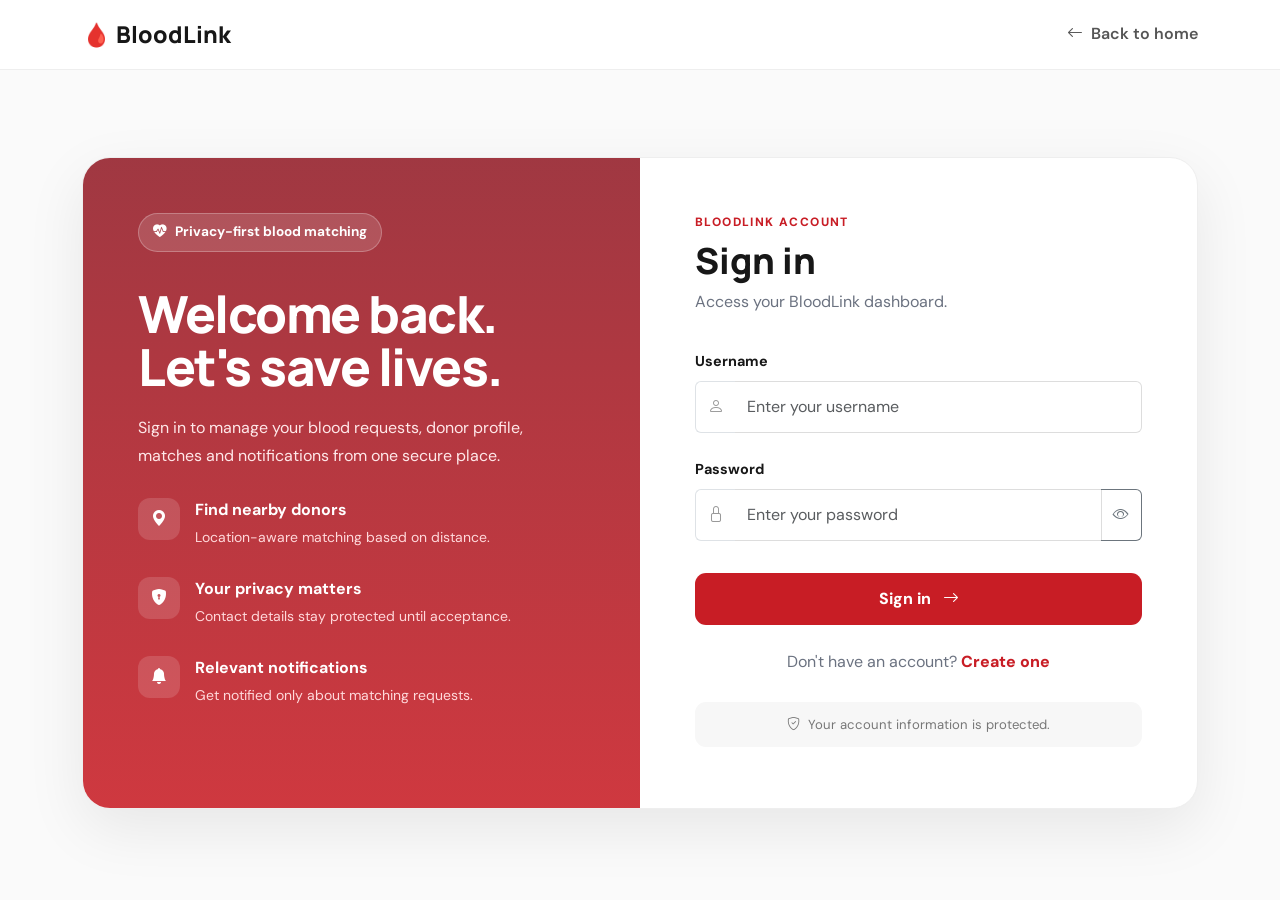
<file: donor-profile.html>
<!DOCTYPE html>
<html lang="en">
<head>
<meta charset="UTF-8">
<meta name="viewport" content="width=device-width, initial-scale=1.0">
<title>Donor Profile | BloodLink</title>

<link rel="preconnect" href="https://fonts.googleapis.com">
<link href="https://fonts.googleapis.com/css2?family=DM+Sans:wght@400;500;600;700&family=Manrope:wght@600;700;800&display=swap" rel="stylesheet">
<link href="https://cdn.jsdelivr.net/npm/bootstrap@5.3.3/dist/css/bootstrap.min.css" rel="stylesheet">
<link href="https://cdn.jsdelivr.net/npm/bootstrap-icons@1.11.3/font/bootstrap-icons.min.css" rel="stylesheet">

<script src="/static/js/api.js"></script>

<style>
:root{
--red:#c81d25;--red-dark:#a9151d;--soft-red:#fff1f2;
--dark:#171717;--muted:#6b7280;--green:#16803c;
--soft-green:#ecfdf3;--border:#eeeeee;--background:#f8f8f8
}
*{box-sizing:border-box}
body{margin:0;background:var(--background);color:var(--dark);font-family:"DM Sans",sans-serif}
h1,h2,h3,h4,h5,h6{font-family:"Manrope",sans-serif}

.navbar{background:white;border-bottom:1px solid var(--border);padding:14px 0}
.navbar-inner{width:100%;display:flex;align-items:center}
.brand{
display:flex;align-items:center;gap:10px;text-decoration:none;color:var(--dark);
font-family:"Manrope";font-size:1.4rem;font-weight:800;white-space:nowrap
}
.brand-icon{width:42px;height:42px;border-radius:11px;background:var(--red);position:relative;display:inline-block}
.brand-icon:before{content:"";position:absolute;width:9px;height:27px;background:white;border-radius:3px;left:16.5px;top:7.5px}
.brand-icon:after{content:"";position:absolute;width:27px;height:9px;background:white;border-radius:3px;left:7.5px;top:16.5px}
.navbar-actions{display:flex;align-items:center;gap:30px;margin-left:auto}
.nav-link-custom{color:#555;text-decoration:none;font-weight:600;font-size:.9rem}
.nav-link-custom:hover{color:var(--red)}

.page{padding:45px 0 70px}
.eyebrow{color:var(--red);text-transform:uppercase;letter-spacing:1.5px;font-size:.73rem;font-weight:800}
.page-header{margin-bottom:30px}
.page-header h1{font-size:2.6rem;font-weight:800;margin:6px 0 8px;letter-spacing:-.8px}
.page-header p{color:var(--muted);max-width:650px;line-height:1.7}

.card-custom{background:white;border:1px solid var(--border);border-radius:20px;padding:30px;height:100%}
.card-title{font-size:1.2rem;font-weight:800;margin-bottom:5px}
.card-subtitle{color:var(--muted);font-size:.85rem;margin-bottom:25px}

.form-label{font-size:.88rem;font-weight:700;margin-bottom:8px}
.form-control,.form-select{border-color:#ddd;border-radius:10px;padding:12px 13px}
.form-control:focus,.form-select:focus{border-color:var(--red);box-shadow:0 0 0 3px rgba(200,29,37,.08)}
.help-text{color:#888;font-size:.77rem;margin-top:6px}

.location-box{background:#f8f8f8;border-radius:15px;padding:18px;margin-top:8px}
.location-box h6{font-weight:800;margin-bottom:5px}
.location-box p{color:var(--muted);font-size:.82rem;margin-bottom:15px}
.location-btn{border:1px solid #ddd;background:white;color:#333;border-radius:10px;padding:10px 14px;font-weight:700}
.location-btn:hover{border-color:var(--red);color:var(--red)}

.availability-box{
display:flex;align-items:center;justify-content:space-between;gap:20px;
padding:18px;border-radius:15px;background:var(--soft-green);margin-top:10px
}
.availability-title{font-weight:800}
.availability-description{color:#5c7164;font-size:.8rem;margin-top:3px}
.form-check-input{width:2.8em;height:1.4em;cursor:pointer}
.form-check-input:checked{background-color:var(--green);border-color:var(--green)}

.save-btn{
width:100%;border:none;background:var(--red);color:white;border-radius:11px;
padding:14px;font-weight:800;margin-top:25px
}
.save-btn:hover{background:var(--red-dark)}

.info-card{background:#181818;color:white;border-radius:20px;padding:28px}
.info-card h4{font-weight:800}
.info-card p{color:#bbb;line-height:1.7;font-size:.88rem}
.info-point{display:flex;gap:11px;margin-top:18px}
.info-point i{color:#ff6870}
.info-point span{font-size:.85rem;color:#ddd}

.alert{border:none;border-radius:12px}

@media(max-width:767px){
.page{padding:28px 0 50px}
.page-header h1{font-size:2.15rem}
.card-custom{padding:23px}
.availability-box{align-items:flex-start}
.navbar-actions{gap:18px}
}
</style>
</head>

<body>

<nav class="navbar sticky-top">
<div class="container">
<div class="navbar-inner">

<a href="/donor-dashboard.html" class="brand">
<span class="brand-icon"></span>
<span>Blood<span style="color:var(--red)">Link</span></span>
</a>

<div class="navbar-actions">
<a href="/donor-dashboard.html" class="nav-link-custom">Dashboard</a>
<a href="#" id="logoutLink" class="nav-link-custom">Logout</a>
</div>

</div>
</div>
</nav>

<main class="page">
<div class="container">

<div class="page-header">
<div class="eyebrow">Donor settings</div>
<h1>Your donor profile</h1>
<p>
Keep your blood group, location and availability up to date so
BloodLink can identify relevant blood requests near you.
</p>
</div>

<div id="message"></div>

<div class="row g-4">

<div class="col-lg-7">

<div class="card-custom">

<div class="card-title">Donor information</div>
<div class="card-subtitle">
These details are used by the matching engine.
</div>

<form id="profileForm">

<div class="mb-4">
<label class="form-label">Blood group</label>

<select id="blood_group" class="form-select" required>
<option value="">Select blood group</option>
<option>A+</option>
<option>A-</option>
<option>B+</option>
<option>B-</option>
<option>AB+</option>
<option>AB-</option>
<option>O+</option>
<option>O-</option>
</select>
</div>

<div class="mb-4">

<label class="form-label">Donor location</label>

<div class="row g-3">

<div class="col-md-6">
<label class="form-label text-muted">Latitude</label>
<input id="latitude" type="number" step="any" class="form-control" required>
</div>

<div class="col-md-6">
<label class="form-label text-muted">Longitude</label>
<input id="longitude" type="number" step="any" class="form-control" required>
</div>

</div>

<div class="location-box">

<h6>
<i class="bi bi-crosshair me-2"></i>
Use my current location
</h6>

<p>
Your browser can automatically fill the latitude and longitude fields.
</p>

<button type="button" class="location-btn" onclick="getLocation()">
<i class="bi bi-geo-alt-fill me-1"></i>
Detect my location
</button>

<div id="locationStatus"></div>

</div>
</div>

<div class="mb-4">

<label class="form-label">Area / address</label>

<input
id="address"
type="text"
class="form-control"
placeholder="e.g. Kochi, Kerala"
required
>

<div class="help-text">
Add a readable area name to help identify your registered location.
</div>

</div>

<div class="mb-2">

<label class="form-label">Availability</label>

<div class="availability-box">

<div>
<div class="availability-title">
Available for blood requests
</div>

<div class="availability-description">
Turn this off whenever you don't want to receive new matches.
</div>
</div>

<div class="form-check form-switch m-0">
<input id="is_available" class="form-check-input" type="checkbox">
</div>

</div>

</div>

<button type="submit" class="save-btn" id="saveBtn">
<i class="bi bi-check2-circle me-2"></i>
Save Donor Profile
</button>

</form>

</div>
</div>

<div class="col-lg-5">

<div class="info-card">

<div class="eyebrow" style="color:#ff6870">
MATCHING PROFILE
</div>

<h4 class="mt-2">Why these details matter</h4>

<p>
BloodLink uses your donor profile to filter incoming requests
before sending you a notification.
</p>

<div class="info-point">
<i class="bi bi-droplet-fill"></i>
<span>Your blood group determines compatible blood requests.</span>
</div>

<div class="info-point">
<i class="bi bi-geo-alt-fill"></i>
<span>Your location helps calculate distance from a blood request.</span>
</div>

<div class="info-point">
<i class="bi bi-toggle-on"></i>
<span>Availability controls whether you can receive new matches.</span>
</div>

<div class="info-point">
<i class="bi bi-shield-lock-fill"></i>
<span>Your phone number remains private during matching.</span>
</div>

</div>

<div class="card-custom mt-4">

<div class="card-title">Next steps</div>

<div class="card-subtitle">
Keep your donor information current.
</div>

<div class="d-grid gap-2">

<a href="/donation-history.html" class="btn btn-light" style="border-radius:10px;padding:12px;font-weight:700">
<i class="bi bi-clock-history me-2"></i>
Donation History
</a>

<a href="/matches.html" class="btn btn-light" style="border-radius:10px;padding:12px;font-weight:700">
<i class="bi bi-diagram-3 me-2"></i>
View Matches
</a>

</div>

</div>

</div>

</div>
</div>
</main>

<script>

const user=requireAuth("DONOR");

if(user){

document.getElementById("logoutLink").onclick=async e=>{
e.preventDefault();
await logoutUser();
window.location.href="/";
};

async function loadProfile(){

try{

const data=await getDonorProfile();

if(data){

document.getElementById("blood_group").value=data.blood_group||"";
document.getElementById("latitude").value=data.latitude||"";
document.getElementById("longitude").value=data.longitude||"";
document.getElementById("address").value=data.address||"";
document.getElementById("is_available").checked=!!data.is_available;

}

}catch(e){}

}

loadProfile();

document.getElementById("profileForm").addEventListener("submit",async e=>{

e.preventDefault();

const btn=document.getElementById("saveBtn");

btn.disabled=true;
btn.innerHTML="Saving...";

try{

await saveDonorProfile({

blood_group:document.getElementById("blood_group").value,
latitude:parseFloat(document.getElementById("latitude").value),
longitude:parseFloat(document.getElementById("longitude").value),
address:document.getElementById("address").value.trim(),
is_available:document.getElementById("is_available").checked

});

document.getElementById("message").innerHTML=
`<div class="alert alert-success mb-4">
<i class="bi bi-check-circle-fill me-2"></i>
Donor profile saved successfully.
</div>`;

}catch(e){

document.getElementById("message").innerHTML=
`<div class="alert alert-danger mb-4">${e.message}</div>`;

}

btn.disabled=false;
btn.innerHTML='<i class="bi bi-check2-circle me-2"></i>Save Donor Profile';

});

}

function getLocation(){

const status=document.getElementById("locationStatus");

status.className="text-muted";
status.innerHTML="Detecting location...";

if(!navigator.geolocation){
status.className="text-danger";
status.innerHTML="Geolocation is not supported.";
return;
}

navigator.geolocation.getCurrentPosition(

position=>{

document.getElementById("latitude").value=
position.coords.latitude.toFixed(6);

document.getElementById("longitude").value=
position.coords.longitude.toFixed(6);

status.className="text-success";
status.innerHTML=
'<i class="bi bi-check-circle-fill me-1"></i>Location detected successfully.';

},

()=>{
status.className="text-danger";
status.innerHTML="Unable to detect location. Enter coordinates manually.";
},

{
enableHighAccuracy:true,
timeout:10000,
maximumAge:0
}

);

}

</script>

</body>
</html>
</file>
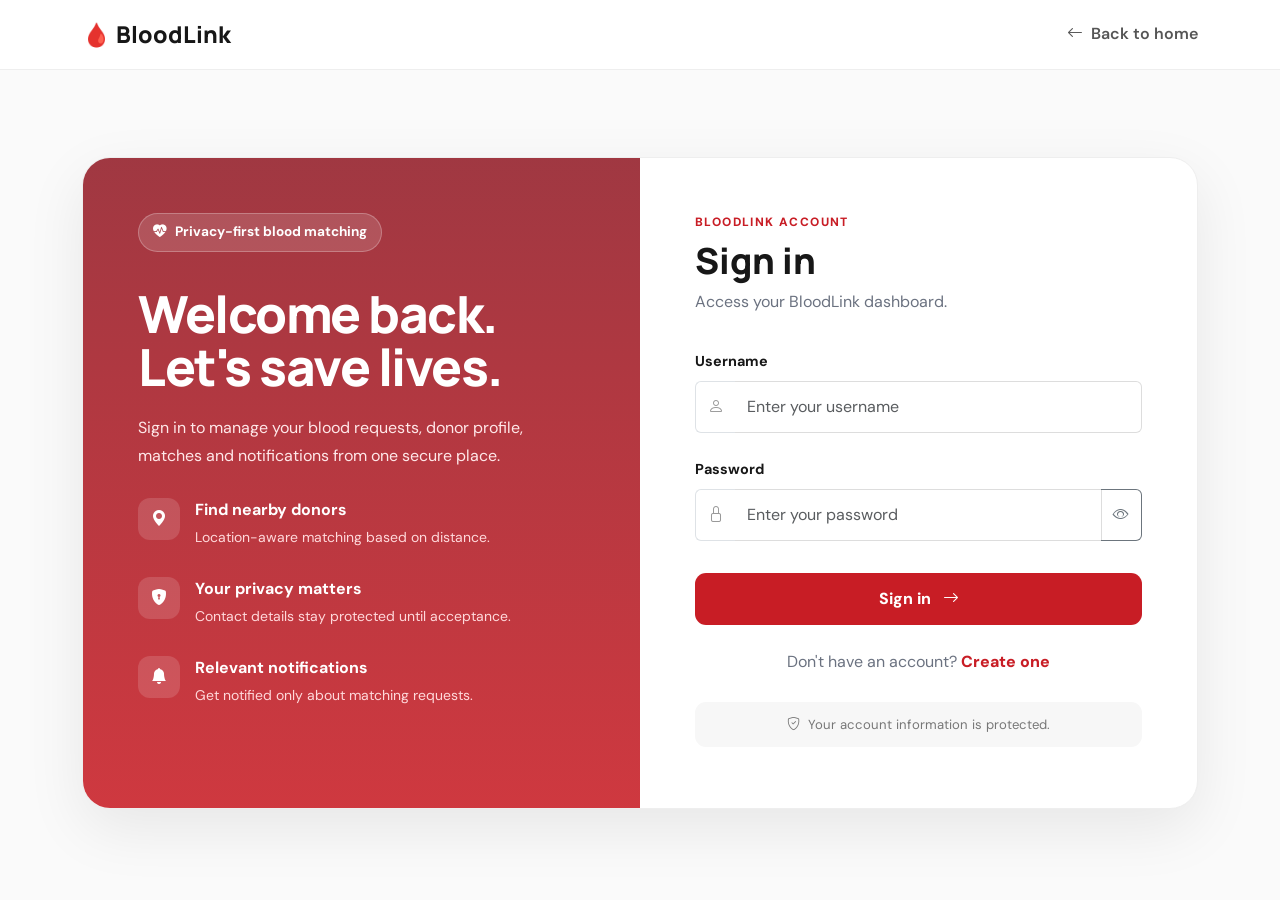
<file: donor-request-detail.html>
<!DOCTYPE html>
<html lang="en">
<head>
<meta charset="UTF-8">
<meta name="viewport" content="width=device-width, initial-scale=1.0">
<title>Donor Dashboard | BloodLink</title>

<link href="https://fonts.googleapis.com" rel="preconnect">
<link href="https://fonts.googleapis.com/css2?family=DM+Sans:wght@400;500;600;700&family=Manrope:wght@600;700;800&display=swap" rel="stylesheet">
<link href="https://cdn.jsdelivr.net/npm/bootstrap@5.3.3/dist/css/bootstrap.min.css" rel="stylesheet">
<link href="https://cdn.jsdelivr.net/npm/bootstrap-icons@1.11.3/font/bootstrap-icons.min.css" rel="stylesheet">


<script>
(function(){
    const saved = localStorage.getItem("bloodlink_theme");
    const theme = saved === "dark" ? "dark" : "light";
    document.documentElement.setAttribute("data-theme", theme);
})();
</script>

<script src="/static/js/api.js"></script>

<style>
:root {
    --red:#c81d25;
    --red-dark:#a9151d;
    --soft-red:#fff1f2;
    --dark:#171717;
    --muted:#6b7280;
    --border:#eeeeee;
    --background:#f8f8f8;
    --green:#16803c;
    --soft-green:#ecfdf3;
}

* { box-sizing:border-box; }



body {
    margin:0;
    background:var(--background);
    color:var(--dark);
    font-family:"DM Sans",sans-serif;
}

h1,h2,h3,h4,h5 {
    font-family:"Manrope",sans-serif;
}

.navbar {
    background:white;
    border-bottom:1px solid var(--border);
    padding:14px 0;
}

.brand {
    display:flex;
    align-items:center;
    gap:10px;
    text-decoration:none;
    color:var(--dark);
    font-family:"Manrope",sans-serif;
    font-size:1.4rem;
    font-weight:800;
}

.brand-icon {
    width:42px;
    height:42px;
    border-radius:11px;
    background:var(--red);
    position:relative;
    flex-shrink:0;
    box-shadow:0 5px 15px rgba(200,29,37,.20);
}

.brand-icon::before {
    content:"";
    position:absolute;
    width:9px;
    height:27px;
    background:white;
    border-radius:3px;
    left:16.5px;
    top:7.5px;
}

.brand-icon::after {
    content:"";
    position:absolute;
    width:27px;
    height:9px;
    background:white;
    border-radius:3px;
    left:7.5px;
    top:16.5px;
}

.nav-link-custom {
    color:#555;
    text-decoration:none;
    font-weight:600;
    font-size:.9rem;
}

.nav-link-custom:hover {
    color:var(--red);
}

.dashboard {
    padding:45px 0 70px;
}

.welcome-card {
    background:linear-gradient(120deg,#9f1239,#c81d25 55%,#e33b44);
    border-radius:25px;
    color:white;
    padding:42px;
    position:relative;
    overflow:hidden;
    box-shadow:0 15px 40px rgba(200,29,37,.16);
    margin-bottom:30px;
}

.welcome-card::after {
    content:"+";
    position:absolute;
    right:55px;
    bottom:-55px;
    font-size:15rem;
    font-weight:800;
    line-height:1;
    opacity:.08;
    transform:rotate(-12deg);
}

.welcome-eyebrow {
    text-transform:uppercase;
    letter-spacing:1.5px;
    font-size:.75rem;
    font-weight:800;
    color:#ffd9dc;
}

.welcome-card h1 {
    font-size:2.8rem;
    font-weight:800;
    margin:7px 0 10px;
}

.welcome-card p {
    color:#ffe8e9;
    max-width:650px;
    line-height:1.7;
    margin-bottom:25px;
}

.profile-pill {
    display:inline-flex;
    align-items:center;
    gap:9px;
    background:rgba(255,255,255,.15);
    border:1px solid rgba(255,255,255,.2);
    padding:9px 15px;
    border-radius:50px;
    font-weight:700;
}

.blood-pill {
    display:inline-flex;
    align-items:center;
    background:white;
    color:var(--red);
    padding:10px 16px;
    border-radius:50px;
    font-weight:800;
    margin-left:8px;
}

.primary-btn {
    display:inline-flex;
    align-items:center;
    gap:8px;
    background:white;
    color:var(--red);
    border-radius:10px;
    padding:12px 18px;
    text-decoration:none;
    font-weight:800;
    margin-top:18px;
    margin-right:8px;
}

.primary-btn:hover {
    color:var(--red-dark);
    transform:translateY(-1px);
}

.secondary-btn {
    display:inline-flex;
    align-items:center;
    gap:8px;
    background:transparent;
    color:white;
    border:1px solid rgba(255,255,255,.5);
    border-radius:10px;
    padding:11px 18px;
    text-decoration:none;
    font-weight:800;
    margin-top:18px;
}

.secondary-btn:hover {
    color:white;
    background:rgba(255,255,255,.08);
}

.stat-card {
    background:white;
    border:1px solid var(--border);
    border-radius:18px;
    padding:23px;
    height:100%;
    transition:.2s;
}

.stat-card:hover {
    transform:translateY(-3px);
    box-shadow:0 10px 25px rgba(0,0,0,.05);
}

.stat-icon {
    width:44px;
    height:44px;
    border-radius:12px;
    background:var(--soft-red);
    color:var(--red);
    display:flex;
    align-items:center;
    justify-content:center;
    font-size:1.15rem;
    margin-bottom:15px;
}

.stat-number {
    font-family:"Manrope",sans-serif;
    font-size:1.9rem;
    font-weight:800;
}

.stat-label {
    color:var(--muted);
    font-size:.85rem;
    margin-top:2px;
}

.section-title {
    font-size:1.45rem;
    font-weight:800;
    margin-bottom:5px;
}

.section-subtitle {
    color:var(--muted);
    font-size:.9rem;
    margin-bottom:25px;
}

.status-card {
    background:white;
    border:1px solid var(--border);
    border-radius:20px;
    padding:28px;
    height:100%;
}

.status-header {
    display:flex;
    justify-content:space-between;
    align-items:center;
    margin-bottom:22px;
}

.status-badge {
    display:inline-flex;
    align-items:center;
    gap:6px;
    padding:7px 11px;
    border-radius:50px;
    font-size:.75rem;
    font-weight:800;
}

.status-ready {
    background:var(--soft-green);
    color:var(--green);
}

.status-pending {
    background:#fff7ed;
    color:#c2410c;
}

.status-neutral {
    background:#f4f4f5;
    color:#666;
}

.status-row {
    display:flex;
    align-items:center;
    gap:13px;
    padding:13px 0;
    border-bottom:1px solid #f0f0f0;
}

.status-row:last-child {
    border-bottom:none;
}

.status-row-icon {
    width:36px;
    height:36px;
    border-radius:10px;
    background:#f7f7f7;
    display:flex;
    align-items:center;
    justify-content:center;
    color:#666;
}

.status-row strong {
    display:block;
    font-size:.9rem;
}

.status-row small {
    color:var(--muted);
}

.action-card {
    display:flex;
    align-items:center;
    gap:15px;
    background:white;
    border:1px solid var(--border);
    border-radius:16px;
    padding:18px;
    color:var(--dark);
    text-decoration:none;
    transition:.2s;
}

.action-card:hover {
    border-color:#f0a0a4;
    color:var(--red);
    transform:translateY(-2px);
    box-shadow:0 8px 20px rgba(0,0,0,.05);
}

.action-icon {
    width:45px;
    height:45px;
    border-radius:12px;
    background:var(--soft-red);
    color:var(--red);
    display:flex;
    align-items:center;
    justify-content:center;
    font-size:1.15rem;
    flex-shrink:0;
}

.action-card strong {
    display:block;
    font-size:.9rem;
}

.action-card small {
    color:var(--muted);
}

.action-arrow {
    margin-left:auto;
    color:#aaa;
}

.info-card {
    background:#181818;
    color:white;
    border-radius:20px;
    padding:30px;
    height:100%;
}

.info-card h4 {
    font-weight:800;
}

.info-card p {
    color:#bdbdbd;
    line-height:1.7;
}

footer {
    border-top:1px solid var(--border);
    background:white;
    padding:25px 0;
    color:#888;
    font-size:.85rem;
}

@media(max-width:767px) {
    .dashboard { padding:25px 0 50px; }

    .welcome-card { padding:30px 25px; }

    .welcome-card h1 { font-size:2.15rem; }

    .welcome-card::after { font-size:8rem; }

    .blood-pill {
        margin-left:0;
        margin-top:8px;
    }
}

/* =========================
   BLOODLINK DARK MODE
========================= */

:root{
    --card:#ffffff;
    --surface:#ffffff;
    --text:#171717;
    --text-soft:#555555;
    --line:#eeeeee;
    --input:#ffffff;
}

html[data-theme="dark"]{
    --background:#0f1115;
    --dark:#f5f5f5;
    --muted:#aeb4bf;
    --border:#292d35;
    --card:#171a20;
    --surface:#1c2027;
    --text:#f5f5f5;
    --text-soft:#c5cad3;
    --input:#14171c;
    --soft-red:#35171b;
    --soft-green:#10281b;
    --soft-orange:#2b2115;
    --soft-blue:#142039;
}

html[data-theme="dark"] body{
    background:var(--background);
    color:var(--text);
}

html[data-theme="dark"] .navbar,
html[data-theme="dark"] footer,
html[data-theme="dark"] .stat-card,
html[data-theme="dark"] .status-card,
html[data-theme="dark"] .action-card,
html[data-theme="dark"] .status-panel,
html[data-theme="dark"] .help-card{
    background:var(--card);
    border-color:var(--border);
    color:var(--text);
}

html[data-theme="dark"] .brand,
html[data-theme="dark"] .nav-link-custom,
html[data-theme="dark"] .logout-btn,
html[data-theme="dark"] .action-card{
    color:var(--text);
}

html[data-theme="dark"] .nav-link-custom:hover,
html[data-theme="dark"] .logout-btn:hover,
html[data-theme="dark"] .action-card:hover{
    color:#ff6870;
}

html[data-theme="dark"] .nav-btn{
    background:var(--surface);
    border-color:var(--border);
    color:var(--text);
}

html[data-theme="dark"] .nav-btn:hover{
    border-color:var(--red);
    color:#ff7a80;
}

html[data-theme="dark"] .section-subtitle,
html[data-theme="dark"] .stat-label,
html[data-theme="dark"] .action-card p,
html[data-theme="dark"] .action-card small,
html[data-theme="dark"] .help-item small,
html[data-theme="dark"] .status-row small{
    color:var(--muted) !important;
}

html[data-theme="dark"] .status-row,
html[data-theme="dark"] .help-item,
html[data-theme="dark"] .border-top{
    border-color:var(--border) !important;
}

html[data-theme="dark"] .status-row-icon,
html[data-theme="dark"] .help-icon,
html[data-theme="dark"] .flow-item{
    background:#232730;
    color:#c9ced7;
}

html[data-theme="dark"] .flow-item.active{
    background:var(--soft-red);
    color:#ff7a80;
}

html[data-theme="dark"] .bg-light{
    background:#232730 !important;
}

html[data-theme="dark"] .text-muted{
    color:var(--muted) !important;
}

html[data-theme="dark"] .btn-light{
    background:#232730 !important;
    border-color:#363b45 !important;
    color:#f5f5f5 !important;
}

html[data-theme="dark"] .btn-light:hover{
    background:#2b3039 !important;
}

html[data-theme="dark"] .info-card,
html[data-theme="dark"] .privacy-card{
    background:#090a0c;
}

html[data-theme="dark"] footer{
    color:#9da3ae;
}

html[data-theme="dark"] .notification-item{
    background:#1c2027 !important;
    border-color:#2d323b !important;
}

html[data-theme="dark"] .notification-item.unread{
    background:#2a171a !important;
    border-color:#5b252b !important;
}

html[data-theme="dark"] .notification-item p,
html[data-theme="dark"] .notification-item small{
    color:#c7ccd5 !important;
}

/* Theme toggle */
.theme-toggle{
    border:1px solid #e5e5e5;
    background:white;
    color:#444;
    border-radius:10px;
    padding:9px 12px;
    display:inline-flex;
    align-items:center;
    gap:7px;
    font-weight:700;
    font-size:.85rem;
    cursor:pointer;
    transition:.2s;
}

.theme-toggle:hover{
    border-color:var(--red);
    color:var(--red);
}

html[data-theme="dark"] .theme-toggle{
    background:#1c2027;
    border-color:#343943;
    color:#f5f5f5;
}

html[data-theme="dark"] .theme-toggle:hover{
    color:#ff7a80;
    border-color:#c81d25;
}

@media(max-width:575px){
    .theme-label{display:none;}
    .theme-toggle{padding:9px 10px;}
}


/* =========================
   COMMUNITY REVIEWS
========================= */
.reviews-section{
    margin-top:0;
}

.reviews-head{
    display:flex;
    justify-content:space-between;
    align-items:flex-end;
    gap:20px;
    flex-wrap:wrap;
    margin-bottom:22px;
}

.reviews-grid{
    display:grid;
    grid-template-columns:repeat(3,1fr);
    gap:18px;
}

.review-card{
    background:var(--card, #fff);
    border:1px solid var(--border);
    border-radius:18px;
    padding:22px;
    transition:.2s;
}

.review-card:hover{
    transform:translateY(-3px);
    box-shadow:0 10px 25px rgba(0,0,0,.06);
}

.review-top{
    display:flex;
    align-items:center;
    gap:12px;
    margin-bottom:15px;
}

.review-avatar{
    width:43px;
    height:43px;
    border-radius:50%;
    background:var(--soft-red);
    color:var(--red);
    display:flex;
    align-items:center;
    justify-content:center;
    font-family:"Manrope",sans-serif;
    font-weight:800;
}

.review-name{
    font-weight:800;
    font-size:.9rem;
}

.review-role{
    color:var(--muted);
    font-size:.75rem;
    margin-top:2px;
}

.review-stars{
    color:#f59e0b;
    letter-spacing:1px;
    font-size:.9rem;
    margin-bottom:12px;
}

.review-text{
    color:var(--text-soft, #555);
    line-height:1.65;
    font-size:.88rem;
    margin:0;
}

.review-date{
    display:block;
    color:var(--muted);
    font-size:.72rem;
    margin-top:15px;
}

.review-btn{
    border:0;
    background:var(--red);
    color:white;
    border-radius:10px;
    padding:11px 16px;
    font-weight:800;
    display:inline-flex;
    align-items:center;
    gap:8px;
    cursor:pointer;
    transition:.2s;
}

.review-btn:hover{
    background:var(--red-dark);
    transform:translateY(-1px);
}

.review-modal{
    position:fixed;
    inset:0;
    background:rgba(0,0,0,.55);
    display:none;
    align-items:center;
    justify-content:center;
    padding:20px;
    z-index:2000;
}

.review-modal.show{
    display:flex;
}

.review-dialog{
    width:min(500px,100%);
    background:var(--card,#fff);
    color:var(--text,#171717);
    border:1px solid var(--border);
    border-radius:20px;
    padding:26px;
    box-shadow:0 25px 70px rgba(0,0,0,.25);
}

.review-dialog-header{
    display:flex;
    justify-content:space-between;
    align-items:center;
    margin-bottom:20px;
}

.review-close{
    border:0;
    background:transparent;
    color:var(--muted);
    font-size:1.4rem;
    cursor:pointer;
}

.review-form-label{
    display:block;
    font-weight:700;
    font-size:.84rem;
    margin-bottom:7px;
}

.review-input,
.review-textarea{
    width:100%;
    border:1px solid var(--border);
    background:var(--input,#fff);
    color:var(--text,#171717);
    border-radius:10px;
    padding:11px 12px;
    outline:none;
    font-family:"DM Sans",sans-serif;
}

.review-input:focus,
.review-textarea:focus{
    border-color:var(--red);
    box-shadow:0 0 0 3px rgba(200,29,37,.10);
}

.review-textarea{
    min-height:110px;
    resize:vertical;
}

.rating-select{
    display:flex;
    gap:5px;
    margin-bottom:18px;
}

.rating-star{
    border:0;
    background:transparent;
    color:#c8c8c8;
    font-size:1.55rem;
    cursor:pointer;
    padding:0;
}

.rating-star.active{
    color:#f59e0b;
}

.review-form-error{
    color:#c81d25;
    font-size:.8rem;
    min-height:20px;
}

@media(max-width:900px){
    .reviews-grid{
        grid-template-columns:1fr 1fr;
    }
}

@media(max-width:600px){
    .reviews-grid{
        grid-template-columns:1fr;
    }
}


/* =========================
   BLOODLINK LEARN
========================= */
.learn-section{
    margin-top:50px;
}

.learn-head{
    margin-bottom:22px;
}

.learn-grid{
    display:grid;
    grid-template-columns:repeat(4,1fr);
    gap:16px;
}

.learn-card{
    display:block;
    text-decoration:none;
    color:var(--text,#171717);
    background:var(--card,#fff);
    border:1px solid var(--border);
    border-radius:18px;
    padding:21px;
    min-height:175px;
    transition:.2s;
}

.learn-card:hover{
    color:var(--text,#171717);
    transform:translateY(-4px);
    border-color:#f0a0a4;
    box-shadow:0 10px 25px rgba(0,0,0,.06);
}

.learn-icon{
    width:45px;
    height:45px;
    border-radius:12px;
    background:var(--soft-red);
    color:var(--red);
    display:flex;
    align-items:center;
    justify-content:center;
    font-size:1.15rem;
    margin-bottom:15px;
}

.learn-card h5{
    font-weight:800;
    font-size:1rem;
    margin-bottom:7px;
}

.learn-card p{
    color:var(--muted);
    font-size:.82rem;
    line-height:1.55;
    margin:0 0 13px;
}

.learn-link{
    color:var(--red);
    font-size:.8rem;
    font-weight:800;
}

.learn-feature{
    grid-column:span 2;
    min-height:190px;
    background:linear-gradient(135deg,#fff1f2,#fff);
}

.learn-feature .learn-icon{
    background:#fff;
}

html[data-theme="dark"] .learn-card{
    background:var(--card);
    color:var(--text);
    border-color:var(--border);
}

html[data-theme="dark"] .learn-card:hover{
    color:var(--text);
    border-color:#7d3036;
}

html[data-theme="dark"] .learn-feature{
    background:linear-gradient(135deg,#32171b,#171a20);
}

html[data-theme="dark"] .learn-feature .learn-icon{
    background:#35171b;
}

@media(max-width:1100px){
    .learn-grid{
        grid-template-columns:repeat(2,1fr);
    }
}

@media(max-width:600px){
    .learn-grid{
        grid-template-columns:1fr;
    }
    .learn-feature{
        grid-column:span 1;
    }
}


/* =========================
   ENHANCED BLOODLINK SECTIONS
========================= */

.enhanced-container{
    width:100%;
    max-width:1440px;
    margin-left:auto;
    margin-right:auto;
    padding-left:28px;
    padding-right:28px;
}

.enhanced-section{
    margin-top:44px;
    margin-bottom:44px;
}

.enhanced-panel{
    background:var(--card,#fff);
    border:1px solid var(--border);
    border-radius:22px;
    padding:28px;
    box-shadow:0 5px 22px rgba(0,0,0,.025);
}

.enhanced-section-head{
    display:flex;
    justify-content:space-between;
    align-items:flex-end;
    gap:20px;
    flex-wrap:wrap;
    margin-bottom:20px;
}

.enhanced-section-head h2{
    margin:0 0 4px;
}

.enhanced-section-head p{
    margin:0;
    color:var(--muted);
    font-size:.9rem;
}

.enhanced-link{
    color:var(--red);
    text-decoration:none;
    font-weight:700;
    white-space:nowrap;
}

.enhanced-link:hover{
    color:var(--red-dark);
}

/* Notifications */
.notification-grid{
    display:grid;
    grid-template-columns:repeat(3,minmax(0,1fr));
    gap:18px;
}

.notification-item{
    background:var(--surface,#fff);
    border:1px solid var(--border)!important;
    border-radius:16px!important;
    padding:20px!important;
    min-height:138px;
    transition:.2s;
}

.notification-item:hover{
    transform:translateY(-2px);
    box-shadow:0 8px 22px rgba(0,0,0,.05);
}

.notification-item.unread{
    background:var(--soft-red);
    border-color:#f2c7ca!important;
}

.notification-item .stat-icon{
    flex:0 0 45px;
}

/* Reviews */
.reviews-section.enhanced-section{
    margin-top:44px;
}

.reviews-panel{
    background:linear-gradient(135deg,#fff7f8,#fffafa);
    border:1px solid #f3dfe1;
    border-radius:22px;
    padding:28px;
}

.reviews-grid{
    display:grid;
    grid-template-columns:repeat(3,minmax(0,1fr));
    gap:18px;
}

.review-card{
    background:var(--card,#fff);
    border:1px solid var(--border);
    border-radius:18px;
    padding:22px;
    min-height:205px;
    box-shadow:0 4px 15px rgba(0,0,0,.025);
}

.review-card:hover{
    transform:translateY(-3px);
    box-shadow:0 10px 25px rgba(0,0,0,.06);
}

.review-top{
    margin-bottom:13px;
}

.review-text{
    min-height:58px;
}

.review-btn{
    border:0;
    background:var(--red);
    color:white;
    border-radius:10px;
    padding:11px 17px;
    font-weight:800;
    display:inline-flex;
    align-items:center;
    gap:8px;
    cursor:pointer;
    transition:.2s;
}

.review-btn:hover{
    background:var(--red-dark);
}

/* Learn */
.learn-section.enhanced-section{
    margin-top:44px;
}

.learn-panel{
    background:var(--card,#fff);
    border:1px solid var(--border);
    border-radius:22px;
    padding:28px;
}

.learn-grid{
    display:grid;
    grid-template-columns:repeat(6,minmax(0,1fr));
    gap:14px;
}

.learn-card{
    display:block;
    text-decoration:none;
    color:var(--text,#171717);
    background:var(--surface,#fff);
    border:1px solid var(--border);
    border-radius:15px;
    padding:18px;
    min-height:152px;
    transition:.2s;
}

.learn-card:hover{
    color:var(--text,#171717);
    transform:translateY(-3px);
    border-color:#efb4b8;
    box-shadow:0 8px 20px rgba(0,0,0,.05);
}

.learn-icon{
    width:42px;
    height:42px;
    border-radius:12px;
    background:var(--soft-red);
    color:var(--red);
    display:flex;
    align-items:center;
    justify-content:center;
    font-size:1.1rem;
    margin-bottom:13px;
}

.learn-card h5{
    font-size:.9rem;
    font-weight:800;
    margin-bottom:6px;
}

.learn-card p{
    color:var(--muted);
    font-size:.76rem;
    line-height:1.45;
    margin:0 0 9px;
}

.learn-link{
    color:var(--red);
    font-size:.76rem;
    font-weight:800;
}

.learn-feature{
    grid-column:auto;
    min-height:152px;
    background:var(--surface,#fff);
}

/* Dark mode */
html[data-theme="dark"] .enhanced-panel,
html[data-theme="dark"] .learn-panel{
    background:var(--card);
    border-color:var(--border);
}

html[data-theme="dark"] .reviews-panel{
    background:linear-gradient(135deg,#281518,#171a20);
    border-color:#49272b;
}

html[data-theme="dark"] .notification-item,
html[data-theme="dark"] .review-card,
html[data-theme="dark"] .learn-card{
    background:var(--surface);
    border-color:var(--border)!important;
}

html[data-theme="dark"] .notification-item.unread{
    background:#30191d;
    border-color:#633137!important;
}

@media(max-width:1100px){
    .notification-grid,
    .reviews-grid{
        grid-template-columns:repeat(2,minmax(0,1fr));
    }

    .learn-grid{
        grid-template-columns:repeat(3,minmax(0,1fr));
    }
}

@media(max-width:767px){
    .enhanced-container{
        padding-left:18px;
        padding-right:18px;
    }

    .enhanced-panel,
    .reviews-panel,
    .learn-panel{
        padding:20px;
        border-radius:18px;
    }

    .notification-grid,
    .reviews-grid,
    .learn-grid{
        grid-template-columns:1fr;
    }

    .enhanced-section{
        margin-top:32px;
        margin-bottom:32px;
    }
}


/* =========================
   BLOODLINK NAVBAR REFINEMENT
========================= */

.bloodlink-navbar{
    background:var(--card,#fff);
    border-bottom:1px solid var(--border);
    padding:14px 0;
    box-shadow:0 1px 0 rgba(0,0,0,.025);
}

.bloodlink-navbar > .container{
    max-width:1440px;
}

.bloodlink-nav-inner{
    width:100%;
    min-height:48px;
    display:flex;
    align-items:center;
}

.bloodlink-nav-spacer{
    flex:1 1 auto;
}

.bloodlink-nav-actions{
    display:flex;
    align-items:center;
    justify-content:flex-end;
    gap:14px;
    margin-left:24px;
}

.bloodlink-navbar .theme-toggle,
.bloodlink-navbar .nav-btn,
.bloodlink-navbar .logout-btn{
    height:44px;
    margin:0;
    display:inline-flex;
    align-items:center;
    justify-content:center;
    white-space:nowrap;
}

.bloodlink-navbar .theme-toggle{
    min-width:100px;
    padding:9px 15px;
}

.bloodlink-navbar .nav-btn{
    min-width:56px;
    padding:9px 14px;
    position:relative;
}

.bloodlink-navbar .logout-btn{
    min-width:96px;
    padding:9px 15px;
    gap:8px;
    border:1px solid #e5e5e5;
    border-radius:10px;
    color:#555;
}

.bloodlink-navbar .logout-btn:hover{
    border-color:#f0a0a4;
    color:var(--red);
}

.bloodlink-navbar .notification-badge{
    top:-6px;
    right:-6px;
}

html[data-theme="dark"] .bloodlink-navbar .logout-btn{
    background:var(--surface);
    border-color:var(--border);
    color:var(--text);
}

html[data-theme="dark"] .bloodlink-navbar .logout-btn:hover{
    color:#ff7a80;
    border-color:#7d3036;
}

@media(max-width:767px){
    .bloodlink-navbar{
        padding:11px 0;
    }

    .bloodlink-nav-actions{
        gap:8px;
        margin-left:12px;
    }

    .bloodlink-navbar .theme-toggle{
        min-width:44px;
        padding:9px 10px;
    }

    .bloodlink-navbar .nav-btn{
        min-width:44px;
        padding:9px 10px;
    }

    .bloodlink-navbar .logout-btn{
        min-width:44px;
        padding:9px 10px;
    }

    .bloodlink-navbar .logout-btn span{
        display:none;
    }
}


/* =========================================================
   BLOODLINK ASSISTANT — DARK MODE FIX
   The assistant is injected dynamically, so these rules
   intentionally live on the dashboard and override its
   inline/default light theme when dark mode is active.
========================================================= */

html[data-theme="dark"] #bloodlinkAssistant .bla-panel{
    background:#171a20 !important;
    color:#f5f5f5 !important;
    border-color:#343943 !important;
    box-shadow:0 18px 55px rgba(0,0,0,.45) !important;
}

html[data-theme="dark"] #bloodlinkAssistant .bla-header{
    background:#0b0d10 !important;
    color:#ffffff !important;
    border-bottom:1px solid #2b3038 !important;
}

html[data-theme="dark"] #bloodlinkAssistant .bla-title{
    color:#ffffff !important;
}

html[data-theme="dark"] #bloodlinkAssistant .bla-subtitle{
    color:#aeb4bf !important;
}

html[data-theme="dark"] #bloodlinkAssistant .bla-close{
    color:#c5cad3 !important;
}

html[data-theme="dark"] #bloodlinkAssistant .bla-chat{
    background:#101216 !important;
    color:#f5f5f5 !important;
}

html[data-theme="dark"] #bloodlinkAssistant .bla-message.bot .bla-bubble{
    background:#1f232b !important;
    color:#f1f3f5 !important;
    border-color:#343943 !important;
}

html[data-theme="dark"] #bloodlinkAssistant .bla-message.user .bla-bubble{
    background:#c81d25 !important;
    color:#ffffff !important;
}

html[data-theme="dark"] #bloodlinkAssistant .bla-quick{
    background:#171a20 !important;
    border-top-color:#343943 !important;
}

html[data-theme="dark"] #bloodlinkAssistant .bla-chip{
    background:#20242c !important;
    color:#e9ecf1 !important;
    border-color:#3a404b !important;
}

html[data-theme="dark"] #bloodlinkAssistant .bla-chip:hover{
    background:#2a3039 !important;
    border-color:#e04b52 !important;
    color:#ff7a80 !important;
}

html[data-theme="dark"] #bloodlinkAssistant .bla-input-row{
    background:#171a20 !important;
    border-top:1px solid #343943 !important;
}

html[data-theme="dark"] #bloodlinkAssistant .bla-input{
    background:#101216 !important;
    color:#f5f5f5 !important;
    border-color:#3a404b !important;
    caret-color:#ffffff !important;
}

html[data-theme="dark"] #bloodlinkAssistant .bla-input::placeholder{
    color:#8f96a3 !important;
}

html[data-theme="dark"] #bloodlinkAssistant .bla-input:focus{
    background:#14171c !important;
    color:#ffffff !important;
    border-color:#c81d25 !important;
}

html[data-theme="dark"] #bloodlinkAssistant .bla-send{
    background:#c81d25 !important;
    color:#ffffff !important;
}

html[data-theme="dark"] #bloodlinkAssistant .bla-note{
    background:#171a20 !important;
    color:#8f96a3 !important;
}

/* Keep the floating button readable in both themes */
#bloodlinkAssistant .bla-toggle{
    background:#c81d25 !important;
    color:#ffffff !important;
}

#bloodlinkAssistant .bla-toggle:hover{
    background:#a9151d !important;
}

</style>
</head>

<body>

<nav class="navbar sticky-top bloodlink-navbar">
<div class="container">
    <div class="bloodlink-nav-inner">

        <a href="/donor-dashboard.html" class="brand">
            <span class="brand-icon"></span>
            <span>Blood<span style="color:var(--red)">Link</span></span>
        </a>

        <div class="bloodlink-nav-spacer"></div>

        <div class="bloodlink-nav-actions">

            <button type="button"
                    id="themeToggle"
                    class="theme-toggle"
                    aria-label="Toggle dark mode"
                    title="Toggle dark mode">
                <i class="bi bi-moon-stars-fill" id="themeIcon"></i>
                <span class="theme-label" id="themeLabel">Dark</span>
            </button>

            <a href="/notifications.html"
               class="nav-btn notification-btn"
               title="Notifications"
               aria-label="Notifications">
                <i class="bi bi-bell"></i>
                <span id="notificationBadge"
                      class="notification-badge"
                      style="display:none">0</span>
            </a>

            <a href="#"
               id="logoutLink"
               class="logout-btn">
                <i class="bi bi-box-arrow-right"></i>
                <span>Logout</span>
            </a>

        </div>
    </div>
</div>
</nav>

<main class="dashboard">
<div class="container">

<div class="welcome-card">

<div class="welcome-eyebrow">
DONOR DASHBOARD
</div>

<h1>
Ready to help save a life?
</h1>

<p>
Your blood can make a real difference. BloodLink matches you with relevant requests based on your blood group, location and availability.
</p>

<div>
<span class="profile-pill">
<i class="bi bi-person-fill"></i>
<span id="username">Donor</span>
</span>

<span class="blood-pill" id="bloodGroup">
— 
</span>
</div>

<div>
<a href="/donor-profile.html" class="primary-btn">
<i class="bi bi-person-vcard"></i>
Update Donor Profile
</a>

<a href="/matches.html" class="secondary-btn">
<i class="bi bi-heart-pulse"></i>
View Blood Matches
</a>
</div>

</div>

<div id="errorMessage"
     class="alert alert-danger mb-4"
     style="display:none"></div>

<div class="row g-4 mb-5">

<div class="col-md-3">
<div class="stat-card">
<div class="stat-icon">
<i class="bi bi-hourglass-split"></i>
</div>
<div class="stat-number" id="pendingMatches">0</div>
<div class="stat-label">Pending matches</div>
</div>
</div>

<div class="col-md-3">
<div class="stat-card">
<div class="stat-icon">
<i class="bi bi-people"></i>
</div>
<div class="stat-number" id="totalMatches">0</div>
<div class="stat-label">Total matches</div>
</div>
</div>

<div class="col-md-3">
<div class="stat-card">
<div class="stat-icon">
<i class="bi bi-check-circle"></i>
</div>
<div class="stat-number" id="acceptedMatches">0</div>
<div class="stat-label">Accepted</div>
</div>
</div>

<div class="col-md-3">
<div class="stat-card">
<div class="stat-icon">
<i class="bi bi-bell"></i>
</div>
<div class="stat-number" id="unreadNotifications">0</div>
<div class="stat-label">Unread notifications</div>
</div>
</div>

</div>

<h2 class="section-title">Your donor profile</h2>

<p class="section-subtitle">
Keep your information current so BloodLink can match you correctly.
</p>

<div class="row g-4">

<div class="col-lg-7">

<div class="status-card">

<div class="status-header">

<div>
<h4 class="mb-1">Your donor status</h4>
<small class="text-muted">Current matching profile</small>
</div>

<span id="statusBadge"
      class="status-badge status-neutral">
Loading
</span>

</div>

<div id="profileStatus">

<div class="status-row">
<div class="status-row-icon">
<i class="bi bi-arrow-repeat"></i>
</div>

<div>
<strong>Loading profile...</strong>
<small>Please wait</small>
</div>
</div>

</div>

</div>

</div>

<div class="col-lg-5">

<div class="info-card">

<div class="welcome-eyebrow">
QUICK ACTIONS
</div>

<h4 class="mt-2">Ready to help?</h4>

<p>
Review matched blood requests and keep your donor information updated.
</p>

<div class="d-grid gap-2 mt-4">

<a href="/matches.html" class="action-card">
<div class="action-icon">
<i class="bi bi-droplet-half"></i>
</div>

<div>
<strong>View Blood Matches</strong>
<small>Review requests matched to you.</small>
</div>

<i class="bi bi-arrow-right action-arrow"></i>
</a>

<a href="/donation-history.html" class="action-card">
<div class="action-icon">
<i class="bi bi-clock-history"></i>
</div>

<div>
<strong>Donation History</strong>
<small>View your previous donations.</small>
</div>

<i class="bi bi-arrow-right action-arrow"></i>
</a>

<a href="/notifications.html" class="action-card">
<div class="action-icon">
<i class="bi bi-bell"></i>
</div>

<div>
<strong>Notifications</strong>
<small>Check your latest updates.</small>
</div>

<i class="bi bi-arrow-right action-arrow"></i>
</a>

</div>

</div>

</div>

</div>

</div>

<!-- LEARN BLOOD DONATION -->
<div class="enhanced-container">
<section class="learn-section enhanced-section">
<div class="learn-panel">
    <div class="learn-head">
        <div class="welcome-eyebrow" style="color:var(--red);">BLOODLINK LEARN</div>
        <h2 class="section-title mt-1">Learn before you donate</h2>
        <p class="section-subtitle mb-0">
            Simple guides on food, blood groups, eligibility and recovery.
        </p>
    </div>

    <div class="learn-grid">

        <a href="#" class="learn-card learn-feature" data-learn-topic="eat">
            <div class="learn-icon"><i class="bi bi-egg-fried"></i></div>
            <h5>What to eat before & after donating</h5>
            <p>
                Learn about hydration, balanced meals and iron-rich foods
                that can support recovery.
            </p>
            <span class="learn-link">Read guide <i class="bi bi-arrow-right"></i></span>
        </a>

        <a href="#" class="learn-card" data-learn-topic="before">
            <div class="learn-icon"><i class="bi bi-clipboard2-check"></i></div>
            <h5>Before donation</h5>
            <p>What to expect and how to prepare for a donation.</p>
            <span class="learn-link">Learn more <i class="bi bi-arrow-right"></i></span>
        </a>

        <a href="#" class="learn-card" data-learn-topic="after">
            <div class="learn-icon"><i class="bi bi-heart-pulse"></i></div>
            <h5>After donation</h5>
            <p>Rest, fluids, food and practical recovery guidance.</p>
            <span class="learn-link">Learn more <i class="bi bi-arrow-right"></i></span>
        </a>

        <a href="#" class="learn-card" data-learn-topic="groups">
            <div class="learn-icon"><i class="bi bi-droplet-fill"></i></div>
            <h5>Blood groups</h5>
            <p>Understand A, B, AB and O blood groups and Rh positive/negative.</p>
            <span class="learn-link">Explore types <i class="bi bi-arrow-right"></i></span>
        </a>

        <a href="#" class="learn-card" data-learn-topic="eligibility">
            <div class="learn-icon"><i class="bi bi-person-check-fill"></i></div>
            <h5>Can I donate?</h5>
            <p>General eligibility factors and why donor screening matters.</p>
            <span class="learn-link">Check basics <i class="bi bi-arrow-right"></i></span>
        </a>

        <a href="#" class="learn-card" data-learn-topic="iron">
            <div class="learn-icon"><i class="bi bi-capsule-pill"></i></div>
            <h5>Iron & blood donation</h5>
            <p>Why iron matters and which foods are naturally rich in iron.</p>
            <span class="learn-link">Learn about iron <i class="bi bi-arrow-right"></i></span>
        </a>

        <a href="#" class="learn-card" data-learn-topic="recovery">
            <div class="learn-icon"><i class="bi bi-battery-charging"></i></div>
            <h5>Recovery & hydration</h5>
            <p>Simple steps to help you feel comfortable after donating.</p>
            <span class="learn-link">Recovery guide <i class="bi bi-arrow-right"></i></span>
        </a>

        <a href="#" class="learn-card" data-learn-topic="wellbeing">
            <div class="learn-icon"><i class="bi bi-emoji-smile"></i></div>
            <h5>Donor wellbeing</h5>
            <p>Tips for managing nervousness, stress and donation anxiety.</p>
            <span class="learn-link">Read more <i class="bi bi-arrow-right"></i></span>
        </a>

    </div>
</div>
</div>
</section>
</div>

<!-- COMMUNITY REVIEWS -->
<div class="enhanced-container">
<section class="reviews-section enhanced-section">
<div class="reviews-panel">
    <div class="enhanced-section-head reviews-head">
        <div>
            <h2 class="section-title mb-1">What our community says</h2>
            <p class="section-subtitle mb-0">
                Experiences from people using BloodLink.
            </p>
        </div>
        <button type="button" class="review-btn" id="openReviewModal">
            <i class="bi bi-star-fill"></i>
            Write a Review
        </button>
    </div>

    <div class="reviews-grid" id="reviewsGrid"></div>
</section>
</div>


<!-- LEARN GUIDE MODAL -->
<div class="review-modal" id="learnModal" role="dialog" aria-modal="true" aria-labelledby="learnModalTitle">
    <div class="review-dialog">
        <div class="review-dialog-header">
            <div>
                <div class="welcome-eyebrow" style="color:var(--red);">BLOODLINK LEARN</div>
                <h4 id="learnModalTitle" class="mb-0 mt-1">Donation guide</h4>
            </div>
            <button type="button" class="review-close" id="closeLearnModal" aria-label="Close">
                <i class="bi bi-x-lg"></i>
            </button>
        </div>
        <div id="learnModalBody" class="review-text"></div>
        <div class="mt-3 p-3 rounded-3 bg-light">
            <small class="text-muted">
                General educational information only. Donor eligibility and medical advice
                should come from the blood donation service or qualified healthcare professional.
            </small>
        </div>
    </div>
</div>

<!-- REVIEW MODAL -->
<div class="review-modal" id="reviewModal" role="dialog" aria-modal="true" aria-labelledby="reviewModalTitle">
    <div class="review-dialog">
        <div class="review-dialog-header">
            <div>
                <h4 id="reviewModalTitle" class="mb-1">Share your experience</h4>
                <small class="text-muted">Tell the BloodLink community what you think.</small>
            </div>
            <button type="button" class="review-close" id="closeReviewModal" aria-label="Close">
                <i class="bi bi-x-lg"></i>
            </button>
        </div>

        <form id="reviewForm">
            <div class="mb-3">
                <label class="review-form-label" for="reviewName">Name</label>
                <input class="review-input" id="reviewName" maxlength="60" placeholder="Your name" required>
            </div>

            <div class="mb-3">
                <label class="review-form-label">Rating</label>
                <div class="rating-select" id="ratingSelect" aria-label="Choose rating">
                    <button type="button" class="rating-star" data-rating="1">★</button>
                    <button type="button" class="rating-star" data-rating="2">★</button>
                    <button type="button" class="rating-star" data-rating="3">★</button>
                    <button type="button" class="rating-star" data-rating="4">★</button>
                    <button type="button" class="rating-star" data-rating="5">★</button>
                </div>
                <input type="hidden" id="reviewRating" value="5">
            </div>

            <div class="mb-2">
                <label class="review-form-label" for="reviewText">Review</label>
                <textarea class="review-textarea" id="reviewText" maxlength="500"
                    placeholder="Write your experience..." required></textarea>
            </div>

            <div class="review-form-error" id="reviewFormError"></div>

            <button type="submit" class="review-btn w-100 justify-content-center">
                <i class="bi bi-send-fill"></i>
                Submit Review
            </button>
        </form>
    </div>
</div>

</main>

<footer>
<div class="container text-center">
BloodLink — Connecting donors with people who need them.
</div>
</footer>

<script>
const user = requireAuth("DONOR");

if (user) {

    const usernameEl = document.getElementById("username");

    if (usernameEl) {
        usernameEl.textContent = user.username || user.first_name || "Donor";
    }


    /* =========================
       LOGOUT
    ========================= */

    const logoutLink =
        document.getElementById("logoutLink");

    if (logoutLink) {

        logoutLink.onclick = async function(e) {

            e.preventDefault();

            try {

                await logoutUser();

            } catch (error) {

                console.error(
                    "Logout error:",
                    error
                );

            }

            /*
             * Always clear the local session,
             * even if the backend logout request fails.
             */

            localStorage.removeItem("bloodlink_token");
            localStorage.removeItem("bloodlink_user");

            window.location.href = "/";

        };

    }


    /* =========================
       LOAD DONOR DASHBOARD
    ========================= */

    (async function() {

        try {

            const d =
                await getDashboard();


            document.getElementById(
                "pendingMatches"
            ).textContent =
                d.pending_matches ?? 0;


            document.getElementById(
                "totalMatches"
            ).textContent =
                d.total_matches ?? 0;


            document.getElementById(
                "acceptedMatches"
            ).textContent =
                d.accepted_matches ?? 0;


            document.getElementById(
                "unreadNotifications"
            ).textContent =
                d.unread_notifications ?? 0;


            if (d.unread_notifications) {

                const notifBadge =
                    document.getElementById("notificationBadge");

                if (notifBadge) {
                    notifBadge.textContent =
                        `(${d.unread_notifications})`;
                }

            } else {

                const notifBadge =
                    document.getElementById("notificationBadge");

                if (notifBadge) {
                    notifBadge.textContent = "";
                }

            }


            const statusBadge =
                document.getElementById(
                    "statusBadge"
                );


            const profileStatus =
                document.getElementById(
                    "profileStatus"
                );


            if (d.donor_profile) {

                const profile =
                    d.donor_profile;


                const available =
                    profile.is_available;


                document.getElementById(
                    "bloodGroup"
                ).textContent =
                    profile.blood_group || "—";


                statusBadge.textContent =
                    available
                        ? "Available"
                        : "Unavailable";


                statusBadge.className =
                    available
                        ? "status-badge status-ready"
                        : "status-badge status-neutral";


                profileStatus.innerHTML = `

                    <div class="status-row">

                        <div class="status-row-icon">
                            <i class="bi bi-droplet-fill"></i>
                        </div>

                        <div>
                            <strong>Blood group</strong>
                            <small>
                                ${profile.blood_group || "Not set"}
                            </small>
                        </div>

                    </div>


                    <div class="status-row">

                        <div class="status-row-icon">
                            <i class="bi bi-geo-alt-fill"></i>
                        </div>

                        <div>
                            <strong>Location</strong>
                            <small>
                                ${profile.address || "Location saved"}
                            </small>
                        </div>

                    </div>


                    <div class="status-row">

                        <div class="status-row-icon">
                            <i class="bi bi-check-circle"></i>
                        </div>

                        <div>
                            <strong>Availability</strong>

                            <small>
                                ${
                                    available
                                    ? "Ready to receive blood requests"
                                    : "Currently unavailable"
                                }
                            </small>

                        </div>

                    </div>

                `;

            } else {

                document.getElementById(
                    "bloodGroup"
                ).textContent =
                    "Setup required";


                statusBadge.textContent =
                    "Setup required";


                statusBadge.className =
                    "status-badge status-pending";


                profileStatus.innerHTML = `

                    <div class="status-row">

                        <div class="status-row-icon">
                            <i class="bi bi-exclamation-circle"></i>
                        </div>

                        <div>

                            <strong>
                                Donor profile not completed
                            </strong>

                            <small>
                                Complete your profile to receive blood matches.
                            </small>

                        </div>

                    </div>

                `;

            }

        } catch (e) {

            console.error(
                "Donor dashboard error:",
                e
            );

            if (
                typeof showMessage ===
                "function"
            ) {

                showMessage(
                    "errorMessage",
                    e.message
                );

            }

        }

    })();

}

/* =========================
   DARK MODE
========================= */
(function(){
    const toggle = document.getElementById("themeToggle");
    const icon = document.getElementById("themeIcon");
    const label = document.getElementById("themeLabel");

    function applyTheme(theme){
        document.documentElement.setAttribute("data-theme", theme);
        localStorage.setItem("bloodlink_theme", theme);

        if(icon){
            icon.className = theme === "dark"
                ? "bi bi-sun-fill"
                : "bi bi-moon-stars-fill";
        }

        if(label){
            label.textContent = theme === "dark" ? "Light" : "Dark";
        }

        if(toggle){
            toggle.setAttribute(
                "aria-label",
                theme === "dark" ? "Switch to light mode" : "Switch to dark mode"
            );
        }
    }

    applyTheme(
        localStorage.getItem("bloodlink_theme") === "dark"
            ? "dark"
            : "light"
    );

    if(toggle){
        toggle.addEventListener("click", function(){
            const current = document.documentElement.getAttribute("data-theme");
            applyTheme(current === "dark" ? "light" : "dark");
        });
    }
})();


/* =========================
   LEARN GUIDES
========================= */
(function(){
    const modal = document.getElementById("learnModal");
    const title = document.getElementById("learnModalTitle");
    const body = document.getElementById("learnModalBody");
    const close = document.getElementById("closeLearnModal");

    const guides = {
        eat:{
            title:"What to eat before & after donating",
            html:`
                <p><strong>Before donation:</strong> Have a normal, balanced meal and drink enough fluids. Avoid arriving dehydrated.</p>
                <p><strong>Good choices:</strong> leafy greens, beans/lentils, eggs, lean meat, fish, whole grains, fruits and other balanced foods. Iron-rich foods can be especially useful because iron is needed to make haemoglobin.</p>
                <p><strong>After donation:</strong> Have fluids and a snack/meal, and follow the instructions given by the donation centre.</p>
            `
        },
        before:{
            title:"Before donation",
            html:`
                <p>Eat a healthy meal, stay hydrated and follow the donor centre's eligibility instructions. Bring any information or identification the centre asks for.</p>
                <p>Screening is important because eligibility can depend on factors such as age, weight, health, medicines and recent activities or travel.</p>
            `
        },
        after:{
            title:"After donation",
            html:`
                <p>Take a short rest, have refreshments and drink fluids. Avoid strenuous activity for the period recommended by your donation centre.</p>
                <p>If you feel unwell or have symptoms that concern you, contact the donation service or a healthcare professional.</p>
            `
        },
        groups:{
            title:"Understanding blood groups",
            html:`
                <p>The main ABO blood groups are <strong>A, B, AB and O</strong>. Each can also be Rh-positive or Rh-negative, giving eight common blood types: A+, A−, B+, B−, AB+, AB−, O+ and O−.</p>
                <p>Compatibility depends on the type of transfusion. Hospitals use blood typing and crossmatching before transfusion.</p>
            `
        },
        eligibility:{
            title:"Can I donate?",
            html:`
                <p>Donation eligibility is determined by the blood donation service after screening. Requirements can vary by country and donation centre.</p>
                <p>Health, age, weight, haemoglobin, medicines, recent illness and other factors may affect eligibility. BloodLink does not replace donor screening.</p>
            `
        },
        iron:{
            title:"Iron & blood donation",
            html:`
                <p>Iron is needed to make haemoglobin, which carries oxygen in red blood cells. Blood donation can reduce the body's iron stores.</p>
                <p>Iron-containing foods include beans and lentils, leafy green vegetables, meat, seafood, eggs and fortified foods. If you are concerned about iron deficiency, speak with a healthcare professional rather than starting supplements on your own.</p>
            `
        },
        recovery:{
            title:"Recovery & hydration",
            html:`
                <p>Most donors can return to normal activities according to the guidance of their donation centre. Rest briefly after donating and replace fluids.</p>
                <p>Listen to your body. If you become dizzy or feel unwell, sit or lie down and seek help from the donation staff.</p>
            `
        },
        wellbeing:{
            title:"Donor wellbeing",
            html:`
                <p>Feeling nervous before donating is common. Take slow breaths, tell staff if you feel anxious and give yourself enough time to rest.</p>
                <p>If stress or anxiety is persistent or interfering with daily life, consider speaking with a qualified mental-health professional.</p>
            `
        }
    };

    document.querySelectorAll("[data-learn-topic]").forEach(function(card){
        card.addEventListener("click", function(e){
            e.preventDefault();
            const guide = guides[card.dataset.learnTopic];
            if(!guide) return;
            title.textContent = guide.title;
            body.innerHTML = guide.html;
            modal.classList.add("show");
        });
    });

    function closeModal(){
        modal.classList.remove("show");
    }

    if(close) close.addEventListener("click", closeModal);

    if(modal){
        modal.addEventListener("click", function(e){
            if(e.target === modal) closeModal();
        });
    }

    document.addEventListener("keydown", function(e){
        if(e.key === "Escape" && modal.classList.contains("show")){
            closeModal();
        }
    });
})();


/* =========================
   COMMUNITY REVIEWS
   Demo/local version for now
========================= */

(function(){

    const defaultReviews = [
        {
            name:"Rahul",
            role:"Blood Donor",
            rating:5,
            text:"The matching process made it much easier to find a relevant blood request without sending messages everywhere."
        },
        {
            name:"Ananya",
            role:"Requester",
            rating:5,
            text:"I liked how the request stayed focused and the donor's contact details were protected until acceptance."
        },
        {
            name:"Arjun",
            role:"Blood Donor",
            rating:4,
            text:"The dashboard is simple to use and I can quickly see my matches and notifications."
        },
        {
            name:"Meera",
            role:"Requester",
            rating:5,
            text:"BloodLink makes the whole process feel much more organized during a stressful situation."
        },
        {
            name:"Vishal",
            role:"Blood Donor",
            rating:5,
            text:"The location-based matching is a useful feature because it shows which requests are actually nearby."
        }
    ];

    function getReviews(){
        try{
            const saved = JSON.parse(localStorage.getItem("bloodlink_reviews") || "null");
            return Array.isArray(saved) && saved.length ? saved : defaultReviews;
        }catch(e){
            return defaultReviews;
        }
    }

    function initials(name){
        return String(name || "U")
            .trim()
            .split(/\s+/)
            .slice(0,2)
            .map(function(part){ return part.charAt(0).toUpperCase(); })
            .join("") || "U";
    }

    function stars(rating){
        const value = Math.max(1, Math.min(5, Number(rating) || 5));
        return "★".repeat(value) + "☆".repeat(5-value);
    }

    function safe(value){
        return String(value ?? "").replace(/[&<>"']/g, function(c){
            return {
                "&":"&amp;",
                "<":"&lt;",
                ">":"&gt;",
                '"':"&quot;",
                "'":"&#039;"
            }[c];
        });
    }

    function renderReviews(){
        const grid = document.getElementById("reviewsGrid");
        if(!grid) return;

        const reviews = getReviews();

        grid.innerHTML = reviews.slice(0,6).map(function(review){
            return `
                <article class="review-card">
                    <div class="review-top">
                        <div class="review-avatar">${safe(initials(review.name))}</div>
                        <div>
                            <div class="review-name">${safe(review.name)}</div>
                            <div class="review-role">${safe(review.role || "BloodLink user")}</div>
                        </div>
                    </div>
                    <div class="review-stars" aria-label="${Number(review.rating)||5} out of 5 stars">
                        ${stars(review.rating)}
                    </div>
                    <p class="review-text">“${safe(review.text)}”</p>
                    ${review.date ? `<span class="review-date">${safe(review.date)}</span>` : ""}
                </article>
            `;
        }).join("");
    }

    const modal = document.getElementById("reviewModal");
    const openBtn = document.getElementById("openReviewModal");
    const closeBtn = document.getElementById("closeReviewModal");
    const form = document.getElementById("reviewForm");
    const ratingInput = document.getElementById("reviewRating");
    const ratingButtons = document.querySelectorAll(".rating-star");

    function setRating(value){
        value = Number(value) || 5;
        ratingInput.value = value;

        ratingButtons.forEach(function(button){
            button.classList.toggle(
                "active",
                Number(button.dataset.rating) <= value
            );
        });
    }

    setRating(5);

    if(openBtn){
        openBtn.addEventListener("click", function(){
            modal.classList.add("show");
            document.getElementById("reviewName").focus();
        });
    }

    function closeModal(){
        modal.classList.remove("show");
    }

    if(closeBtn) closeBtn.addEventListener("click", closeModal);

    if(modal){
        modal.addEventListener("click", function(e){
            if(e.target === modal) closeModal();
        });
    }

    document.addEventListener("keydown", function(e){
        if(e.key === "Escape" && modal.classList.contains("show")){
            closeModal();
        }
    });

    ratingButtons.forEach(function(button){
        button.addEventListener("click", function(){
            setRating(button.dataset.rating);
        });
    });

    if(form){
        form.addEventListener("submit", function(e){
            e.preventDefault();

            const name = document.getElementById("reviewName").value.trim();
            const text = document.getElementById("reviewText").value.trim();
            const rating = Number(ratingInput.value);
            const error = document.getElementById("reviewFormError");

            if(!name || !text || rating < 1){
                error.textContent = "Please complete your name, rating and review.";
                return;
            }

            error.textContent = "";

            const reviews = getReviews();

            reviews.unshift({
                name:name,
                role:"BloodLink User",
                rating:rating,
                text:text,
                date:new Date().toLocaleDateString([], {
                    day:"numeric",
                    month:"short",
                    year:"numeric"
                })
            });

            localStorage.setItem("bloodlink_reviews", JSON.stringify(reviews.slice(0,20)));

            renderReviews();
            form.reset();
            setRating(5);
            closeModal();
        });
    }

    renderReviews();

})();

</script>


<script>
(function(){
    const badge = document.getElementById("notificationBadge");
    if (badge) {
        badge.setAttribute("aria-live", "polite");
    }
})();
</script>

<!-- BloodLink Assistant -->
<script src="/static/js/bloodlink-assistant.js"></script>

</body>
</html>
</file>
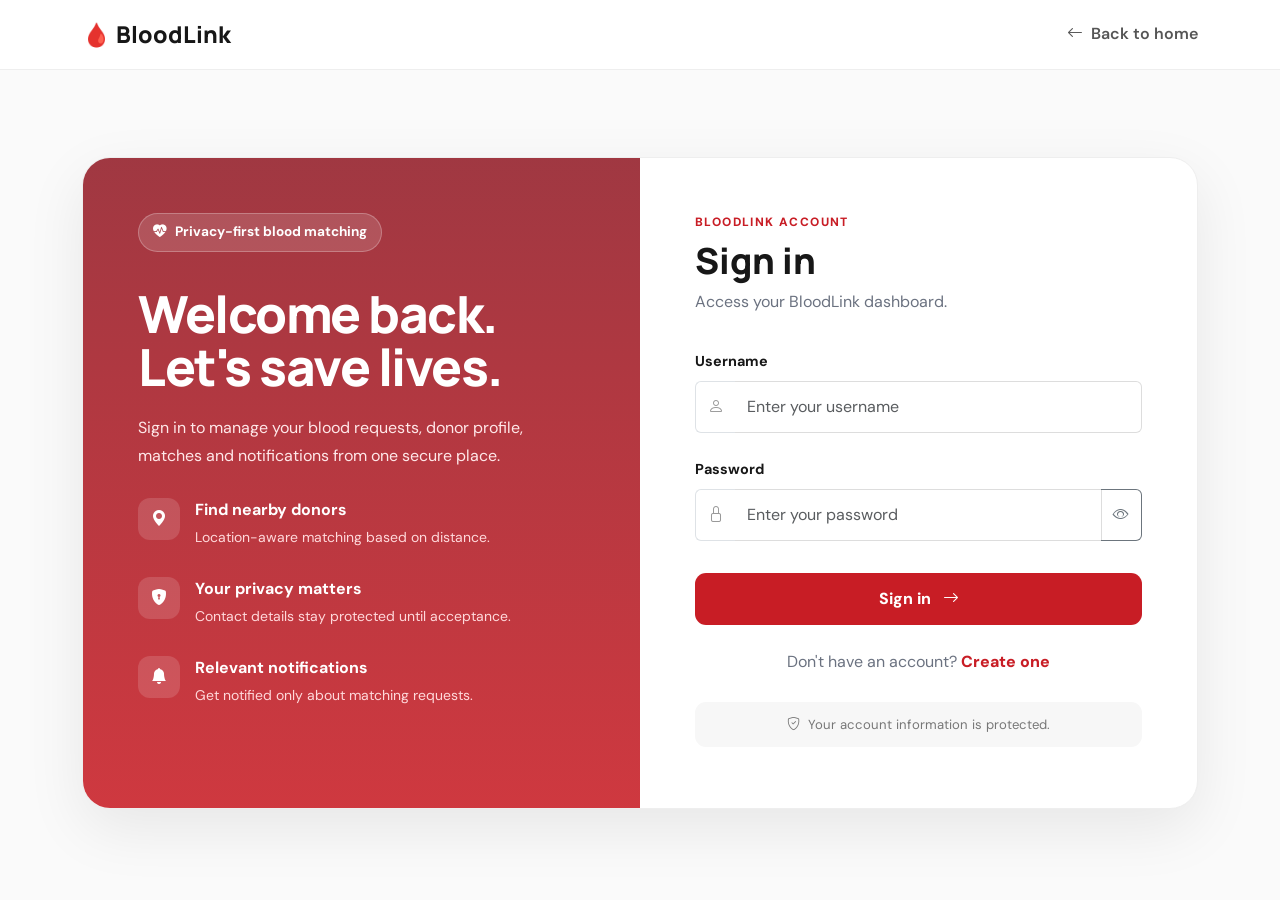
<file: login.html>
<!DOCTYPE html>
<html lang="en">

<head>

    <meta charset="UTF-8">
    <meta name="viewport" content="width=device-width, initial-scale=1.0">

    <title>Login | BloodLink</title>

    <link rel="preconnect" href="https://fonts.googleapis.com">

    <link
        rel="preconnect"
        href="https://fonts.gstatic.com"
        crossorigin
    >

    <link
        href="https://fonts.googleapis.com/css2?family=DM+Sans:wght@400;500;600;700&family=Manrope:wght@600;700;800&display=swap"
        rel="stylesheet"
    >

    <link
        href="https://cdn.jsdelivr.net/npm/bootstrap@5.3.3/dist/css/bootstrap.min.css"
        rel="stylesheet"
    >

    <link
        rel="stylesheet"
        href="https://cdn.jsdelivr.net/npm/bootstrap-icons@1.11.3/font/bootstrap-icons.min.css"
    >

    <style>

        :root {
            --red: #c81d25;
            --dark: #171717;
            --muted: #6b7280;
            --soft-red: #fff1f2;
            --border: #e8e8e8;
        }

        * {
            box-sizing: border-box;
        }

        body {
            margin: 0;
            min-height: 100vh;
            font-family: "DM Sans", sans-serif;
            background: #fafafa;
            color: var(--dark);
        }

        h1, h2, h3, h4, h5 {
            font-family: "Manrope", sans-serif;
        }

        /* NAVBAR */

        .navbar {
            background: rgba(255,255,255,.96);
            border-bottom: 1px solid #eee;
            padding: 17px 0;
        }

        .brand {
            text-decoration: none;
            color: var(--dark);
            font-family: "Manrope", sans-serif;
            font-size: 1.45rem;
            font-weight: 800;
        }

        .brand span {
            color: var(--red);
        }

        .home-link {
            color: #555;
            text-decoration: none;
            font-weight: 600;
        }

        .home-link:hover {
            color: var(--red);
        }

        /* MAIN */

        .auth-wrapper {
            min-height: calc(100vh - 73px);
            display: flex;
            align-items: center;
            padding: 50px 0;
        }

        .auth-card {
            background: white;
            border-radius: 28px;
            overflow: hidden;
            box-shadow: 0 20px 60px rgba(0,0,0,.08);
            border: 1px solid #eee;
        }

        /* LEFT */

        .auth-info {
            min-height: 650px;
            padding: 55px;
            color: white;

            background:
                linear-gradient(
                    rgba(139, 12, 24, .82),
                    rgba(200, 29, 37, .88)
                ),
                url("https://images.unsplash.com/photo-1579684385127-1ef15d508118?auto=format&fit=crop&w=1000&q=85");

            background-size: cover;
            background-position: center;
        }

        .info-badge {
            display: inline-flex;
            align-items: center;
            gap: 8px;
            padding: 8px 14px;
            border-radius: 50px;
            background: rgba(255,255,255,.14);
            border: 1px solid rgba(255,255,255,.25);
            font-size: .85rem;
            font-weight: 700;
            margin-bottom: 35px;
        }

        .auth-info h1 {
            font-size: 3.2rem;
            line-height: 1.05;
            font-weight: 800;
            letter-spacing: -1.5px;
        }

        .auth-info > p {
            color: #ffe8e9;
            line-height: 1.75;
            margin-top: 20px;
            max-width: 450px;
        }

        .feature {
            display: flex;
            gap: 15px;
            margin-top: 28px;
        }

        .feature-icon {
            width: 42px;
            height: 42px;
            flex-shrink: 0;
            border-radius: 12px;
            background: rgba(255,255,255,.14);
            display: flex;
            align-items: center;
            justify-content: center;
        }

        .feature strong {
            display: block;
            margin-bottom: 3px;
        }

        .feature small {
            color: #ffd9db;
        }

        /* RIGHT */

        .auth-form {
            padding: 55px;
        }

        .form-header {
            margin-bottom: 35px;
        }

        .form-header .eyebrow {
            color: var(--red);
            text-transform: uppercase;
            letter-spacing: 1.4px;
            font-size: .75rem;
            font-weight: 800;
        }

        .form-header h2 {
            font-size: 2.25rem;
            font-weight: 800;
            margin-top: 8px;
            margin-bottom: 8px;
        }

        .form-header p {
            color: var(--muted);
        }

        .form-label {
            font-weight: 700;
            font-size: .9rem;
            margin-bottom: 8px;
        }

        .input-group-text {
            background: white;
            border-right: none;
            color: #999;
        }

        .form-control {
            border-left: none;
            padding: 13px 12px;
            border-color: #ddd;
        }

        .form-control:focus {
            border-color: #ddd;
            box-shadow: 0 0 0 3px rgba(200,29,37,.09);
        }

        .input-group:focus-within .input-group-text {
            border-color: #ddd;
            color: var(--red);
        }

        .login-btn {
            width: 100%;
            border: none;
            background: var(--red);
            color: white;
            padding: 14px;
            border-radius: 11px;
            font-weight: 800;
            margin-top: 8px;
            transition: .2s;
        }

        .login-btn:hover {
            background: #a9151d;
            transform: translateY(-1px);
        }

        .login-btn:disabled {
            opacity: .7;
            cursor: not-allowed;
            transform: none;
        }

        .register-text {
            text-align: center;
            color: var(--muted);
            margin-top: 25px;
        }

        .register-text a {
            color: var(--red);
            text-decoration: none;
            font-weight: 800;
        }

        .security-note {
            margin-top: 28px;
            padding: 13px;
            border-radius: 11px;
            background: #f7f7f7;
            color: #777;
            font-size: .82rem;
            text-align: center;
        }

        .alert {
            border-radius: 11px;
            border: none;
        }

        @media (max-width: 991px) {

            .auth-info {
                min-height: auto;
            }

        }

        @media (max-width: 767px) {

            .auth-wrapper {
                padding: 25px 12px;
            }

            .auth-info,
            .auth-form {
                padding: 35px 25px;
            }

            .auth-info h1 {
                font-size: 2.5rem;
            }

            .auth-form {
                min-height: auto;
            }

        }

    </style>

</head>


<body>


<!-- NAVBAR -->

<nav class="navbar">

    <div class="container d-flex justify-content-between align-items-center">

        <a href="/" class="brand">

            <span>🩸</span> BloodLink

        </a>


        <a href="/" class="home-link">

            <i class="bi bi-arrow-left me-1"></i>

            Back to home

        </a>

    </div>

</nav>



<!-- AUTH -->

<main class="auth-wrapper">

    <div class="container">

        <div class="auth-card">

            <div class="row g-0">


                <!-- LEFT PANEL -->

                <div class="col-lg-6">

                    <div class="auth-info">

                        <div class="info-badge">

                            <i class="bi bi-heart-pulse-fill"></i>

                            Privacy-first blood matching

                        </div>


                        <h1>

                            Welcome back.

                            <br>

                            Let's save lives.

                        </h1>


                        <p>

                            Sign in to manage your blood requests,
                            donor profile, matches and notifications
                            from one secure place.

                        </p>


                        <div class="feature">

                            <div class="feature-icon">

                                <i class="bi bi-geo-alt-fill"></i>

                            </div>

                            <div>

                                <strong>
                                    Find nearby donors
                                </strong>

                                <small>
                                    Location-aware matching based on distance.
                                </small>

                            </div>

                        </div>


                        <div class="feature">

                            <div class="feature-icon">

                                <i class="bi bi-shield-lock-fill"></i>

                            </div>

                            <div>

                                <strong>
                                    Your privacy matters
                                </strong>

                                <small>
                                    Contact details stay protected until acceptance.
                                </small>

                            </div>

                        </div>


                        <div class="feature">

                            <div class="feature-icon">

                                <i class="bi bi-bell-fill"></i>

                            </div>

                            <div>

                                <strong>
                                    Relevant notifications
                                </strong>

                                <small>
                                    Get notified only about matching requests.
                                </small>

                            </div>

                        </div>

                    </div>

                </div>



                <!-- RIGHT PANEL -->

                <div class="col-lg-6">

                    <div class="auth-form">


                        <div class="form-header">

                            <div class="eyebrow">
                                BloodLink account
                            </div>

                            <h2>
                                Sign in
                            </h2>

                            <p class="mb-0">
                                Access your BloodLink dashboard.
                            </p>

                        </div>



                        <!-- API ERROR MESSAGE -->

                        <div
                            id="errorMessage"
                            class="alert alert-danger mb-3"
                            style="display: none;"
                        ></div>



                        <!-- LOGIN FORM -->

                        <form id="loginForm">


                            <!-- USERNAME -->

                            <div class="mb-4">

                                <label
                                    for="username"
                                    class="form-label"
                                >
                                    Username
                                </label>


                                <div class="input-group">

                                    <span class="input-group-text">

                                        <i class="bi bi-person"></i>

                                    </span>


                                    <input
                                        type="text"
                                        id="username"
                                        name="username"
                                        class="form-control"
                                        placeholder="Enter your username"
                                        autocomplete="username"
                                        required
                                    >

                                </div>

                            </div>



                            <!-- PASSWORD -->

                            <div class="mb-4">

                                <label
                                    for="password"
                                    class="form-label"
                                >
                                    Password
                                </label>


                                <div class="input-group">

                                    <span class="input-group-text">

                                        <i class="bi bi-lock"></i>

                                    </span>


                                    <input
                                        type="password"
                                        id="password"
                                        name="password"
                                        class="form-control"
                                        placeholder="Enter your password"
                                        autocomplete="current-password"
                                        required
                                    >


                                    <button
                                        type="button"
                                        class="btn btn-outline-secondary"
                                        id="togglePassword"
                                        style="border-left:0;"
                                    >

                                        <i class="bi bi-eye"></i>

                                    </button>

                                </div>

                            </div>



                            <!-- SUBMIT -->

                            <button
                                type="submit"
                                class="login-btn"
                                id="loginButton"
                            >

                                Sign in

                                <i class="bi bi-arrow-right ms-2"></i>

                            </button>


                        </form>



                        <div class="register-text">

                            Don't have an account?

                            <a href="/register.html">
                                Create one
                            </a>

                        </div>



                        <div class="security-note">

                            <i class="bi bi-shield-check me-1"></i>

                            Your account information is protected.

                        </div>


                    </div>

                </div>

            </div>

        </div>

    </div>

</main>



<!-- API -->

<script src="/static/js/api.js"></script>


<script>

    /* =========================================
       PASSWORD VISIBILITY
    ========================================= */

    const passwordInput =
        document.getElementById("password");

    const togglePassword =
        document.getElementById("togglePassword");


    togglePassword.addEventListener("click", function () {

        if (passwordInput.type === "password") {

            passwordInput.type = "text";

            this.innerHTML =
                '<i class="bi bi-eye-slash"></i>';

        } else {

            passwordInput.type = "password";

            this.innerHTML =
                '<i class="bi bi-eye"></i>';

        }

    });



    /* =========================================
       LOGIN
    ========================================= */

    const loginForm =
        document.getElementById("loginForm");

    const loginButton =
        document.getElementById("loginButton");

    const errorMessage =
        document.getElementById("errorMessage");


    loginForm.addEventListener(
        "submit",
        async function (event) {

            event.preventDefault();


            const username =
                document
                    .getElementById("username")
                    .value
                    .trim();


            const password =
                passwordInput.value;


            errorMessage.style.display = "none";


            loginButton.disabled = true;

            loginButton.innerHTML =
                'Signing in <span class="spinner-border spinner-border-sm ms-2"></span>';


            try {

                const data =
                    await loginUser(
                        username,
                        password
                    );


                /*
                 * Store successful login
                 * and redirect based on role.
                 */

                if (data.user.role === "DONOR") {
                    window.location.href =
                    "/donor-dashboard.html";
                }
                else {
                    window.location.href =
                    "/requester-dashboard.html";
                }


            } catch (error) {

                errorMessage.textContent =
                    error.message;

                errorMessage.style.display =
                    "block";


                loginButton.disabled = false;

                loginButton.innerHTML =
                    'Sign in <i class="bi bi-arrow-right ms-2"></i>';

            }

        }
    );

</script>


</body>

</html>
</file>
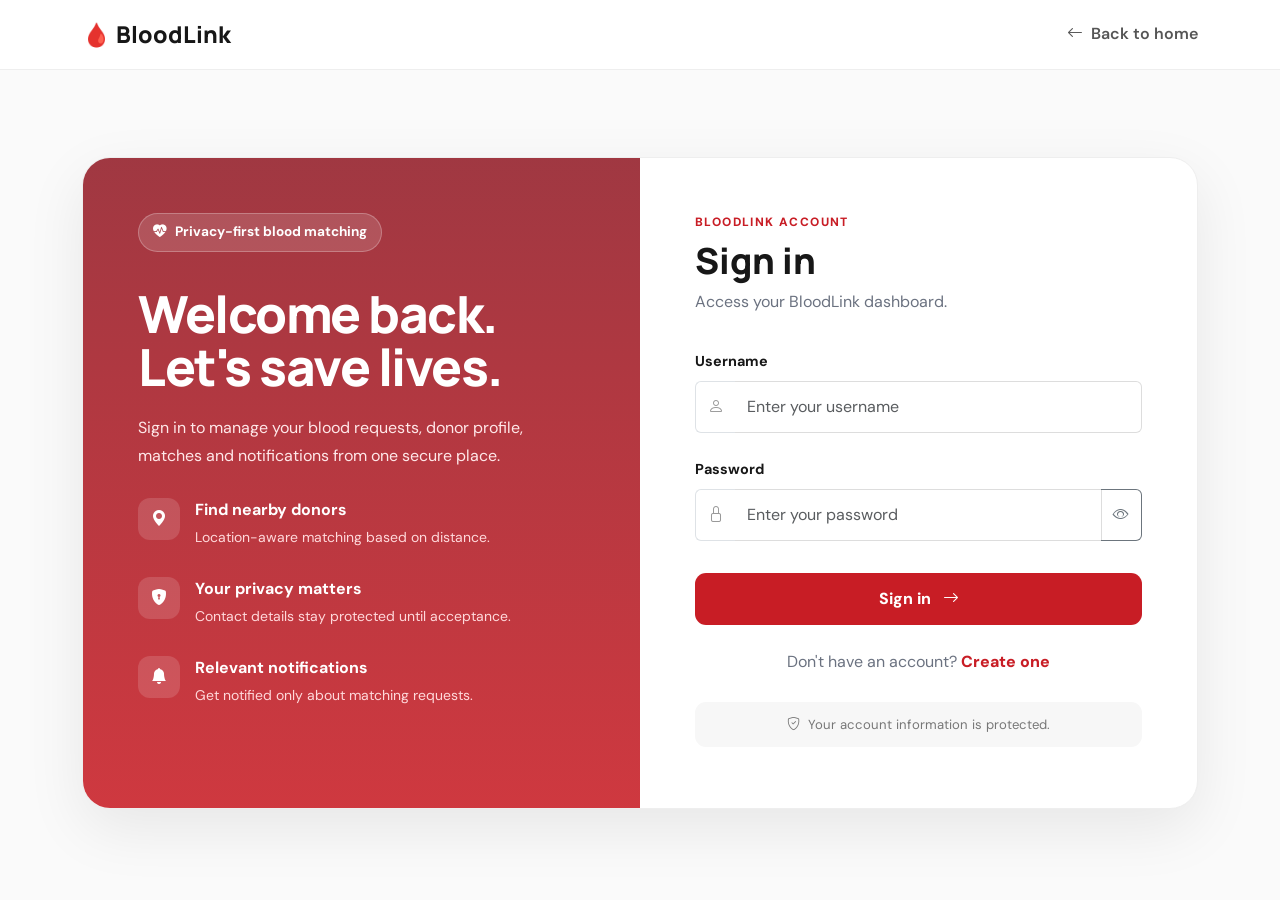
<file: matches.html>
<!DOCTYPE html>
<html lang="en">
<head>
<meta charset="UTF-8">
<meta name="viewport" content="width=device-width,initial-scale=1.0">
<title>Blood Matches | BloodLink</title>

<link href="https://fonts.googleapis.com/css2?family=DM+Sans:wght@400;500;600;700&family=Manrope:wght@600;700;800&display=swap" rel="stylesheet">
<link href="https://cdn.jsdelivr.net/npm/bootstrap@5.3.3/dist/css/bootstrap.min.css" rel="stylesheet">
<link href="https://cdn.jsdelivr.net/npm/bootstrap-icons@1.11.3/font/bootstrap-icons.min.css" rel="stylesheet">
<script src="/static/js/api.js"></script>

<style>
:root{
--red:#c81d25;--red-dark:#a9151d;--soft-red:#fff1f2;
--dark:#171717;--muted:#6b7280;--border:#eeeeee;
--background:#f8f8f8;--green:#16803c;--soft-green:#ecfdf3
}
*{box-sizing:border-box}
body{margin:0;background:var(--background);color:var(--dark);font-family:"DM Sans",sans-serif}
h1,h2,h3,h4,h5{font-family:"Manrope",sans-serif}

.navbar{background:white;border-bottom:1px solid var(--border);padding:14px 0}
.brand{display:flex;align-items:center;gap:10px;text-decoration:none;color:var(--dark);font-family:"Manrope";font-size:1.4rem;font-weight:800}
.brand-icon{width:42px;height:42px;border-radius:11px;background:var(--red);position:relative;display:inline-block}
.brand-icon:before{content:"";position:absolute;width:9px;height:27px;background:#fff;border-radius:3px;left:16.5px;top:7.5px}
.brand-icon:after{content:"";position:absolute;width:27px;height:9px;background:#fff;border-radius:3px;left:7.5px;top:16.5px}
.nav-link-custom{color:#555;text-decoration:none;font-weight:600;font-size:.9rem}
.nav-link-custom:hover{color:var(--red)}

.page{padding:42px 0 70px}
.eyebrow{color:var(--red);text-transform:uppercase;letter-spacing:1.5px;font-size:.73rem;font-weight:800}
.page-header h1{font-size:2.55rem;font-weight:800;margin:6px 0 8px}
.page-header p{color:var(--muted);max-width:650px;line-height:1.7}

.match-card{
background:white;border:1px solid var(--border);border-radius:19px;
padding:22px;margin-bottom:14px;transition:.2s
}
.match-card:hover{transform:translateY(-2px);box-shadow:0 8px 22px rgba(0,0,0,.05)}
.match-card.accepted{border-color:#b7e4c7;background:#fbfffc}

.avatar{
width:52px;height:52px;border-radius:14px;background:var(--soft-red);
color:var(--red);display:flex;align-items:center;justify-content:center;
font-size:1.2rem;flex-shrink:0
}

.name{font-family:"Manrope";font-weight:800;font-size:1rem}
.muted{color:var(--muted);font-size:.8rem}

.status{
display:inline-flex;align-items:center;gap:5px;
padding:7px 10px;border-radius:50px;font-size:.68rem;font-weight:800
}
.pending{background:#f3f4f6;color:#6b7280}
.notified{background:#fff7ed;color:#c2410c}
.accepted{background:var(--soft-green);color:var(--green)}
.declined{background:#fef2f2;color:#b91c1c}

.action-btn{
border-radius:9px;padding:8px 13px;font-size:.75rem;font-weight:800;
border:1px solid #ddd;background:white
}
.accept-btn{background:var(--red);border-color:var(--red);color:white}
.accept-btn:hover{background:var(--red-dark);color:white}
.decline-btn:hover{border-color:#d33;color:#b91c1c}

.info-card{
background:#181818;color:white;border-radius:20px;padding:27px
}
.info-card h4{font-weight:800}
.info-card p{color:#bbb;font-size:.84rem;line-height:1.7}
.info-point{display:flex;gap:10px;margin-top:18px}
.info-point i{color:#ff6870}
.info-point span{color:#ddd;font-size:.8rem}

.empty-state{
background:white;border:1px dashed #d8d8d8;border-radius:20px;
padding:65px 25px;text-align:center
}
.empty-icon{
width:68px;height:68px;border-radius:18px;background:var(--soft-red);
color:var(--red);display:flex;align-items:center;justify-content:center;
margin:0 auto 18px;font-size:1.7rem
}
.empty-state h4{font-weight:800}
.empty-state p{color:var(--muted);max-width:470px;margin:auto;line-height:1.7;font-size:.84rem}

@media(max-width:767px){
.page{padding:28px 0 50px}
.page-header h1{font-size:2.15rem}
}
</style>
</head>

<body>

<nav class="navbar sticky-top">
<div class="container d-flex justify-content-between align-items-center">

<a href="/donor-dashboard.html" class="brand">
<span class="brand-icon"></span>
<span>Blood<span style="color:var(--red)">Link</span></span>
</a>

<div class="d-flex gap-3">
<a href="/notifications.html" class="nav-link-custom">
<i class="bi bi-bell"></i> Notifications
</a>
<a href="#" id="logoutLink" class="nav-link-custom">Logout</a>
</div>

</div>
</nav>

<main class="page">
<div class="container">

<div class="page-header mb-4">
<div class="eyebrow">Donor matching</div>
<h1>Your blood matches</h1>
<p>
Review blood requests that match your blood group, location,
availability and donation eligibility.
</p>
</div>

<div id="message"></div>

<div class="row g-4">

<div class="col-lg-8">

<div id="matchesContainer">

<div class="text-center py-5 text-muted">
Loading matches...
</div>

</div>

</div>

<div class="col-lg-4">

<div class="info-card">

<div style="color:#ff6870;text-transform:uppercase;letter-spacing:1.4px;font-size:.72rem;font-weight:800">
SMART MATCHING
</div>

<h4 class="mt-2">Relevant requests only.</h4>

<p>
BloodLink filters requests before showing them to you,
so you don't have to respond to irrelevant blood requests.
</p>

<div class="info-point">
<i class="bi bi-droplet-fill"></i>
<span>Blood group compatibility is checked automatically.</span>
</div>

<div class="info-point">
<i class="bi bi-geo-alt-fill"></i>
<span>Distance from the request is calculated.</span>
</div>

<div class="info-point">
<i class="bi bi-clock-history"></i>
<span>Donation eligibility is considered.</span>
</div>

<div class="info-point">
<i class="bi bi-shield-lock-fill"></i>
<span>Your contact details remain private until acceptance.</span>
</div>

</div>

</div>

</div>
</div>
</main>

<script>

const user=requireAuth("DONOR");

if(user){

document.getElementById("logoutLink").onclick=async e=>{
e.preventDefault();
await logoutUser();
window.location.href="/";
};

async function loadMatches(){

try{

const data=await getMatches();

const matches=Array.isArray(data)
?data
:(data.results||data.matches||[]);

const container=document.getElementById("matchesContainer");

if(!matches.length){

container.innerHTML=`

<div class="empty-state">

<div class="empty-icon">
<i class="bi bi-heart-pulse"></i>
</div>

<h4>No blood matches yet</h4>

<p>
When an eligible request is found near you,
BloodLink will show it here.
</p>

</div>`;

return;
}

container.innerHTML=matches.map(m=>{

const status=(m.status||"PENDING").toUpperCase();
let cls="pending";

if(status==="NOTIFIED")cls="notified";
if(status==="ACCEPTED")cls="accepted";
if(status==="DECLINED")cls="declined";

const request=m.request||{};
const group=request.blood_group||m.blood_group||"—";
const hospital=request.hospital_name||m.hospital_name||"Blood request";

return `

<div class="match-card ${status==="ACCEPTED"?"accepted":""}">

<div class="d-flex justify-content-between align-items-start gap-3">

<div class="d-flex gap-3">

<div class="avatar">
<i class="bi bi-droplet-fill"></i>
</div>

<div>

<div class="name">
${group} blood request
</div>

<div class="muted">
<i class="bi bi-hospital me-1"></i>
${hospital}
</div>

<div class="muted mt-1">
<i class="bi bi-geo-alt me-1"></i>
${m.distance_km??"—"} km away
</div>

</div>

</div>

<span class="status ${cls}">
${status}
</span>

</div>

<div class="d-flex justify-content-between align-items-center mt-3 pt-3"
style="border-top:1px solid #f0f0f0">

<div class="muted">
${request.urgency||m.urgency||"NORMAL"} ·
${request.units_required||m.units_required||"—"} unit(s)
</div>

<div class="d-flex gap-2">

<a href="/donor-request-detail.html?id=${request.id||m.request_id||""}&match_id=${m.id}"
class="btn btn-light action-btn">
View
</a>

${(status==="PENDING"||status==="NOTIFIED")?`

<button class="action-btn decline-btn"
onclick="handleDecline(${m.id})">
Decline
</button>

<button class="action-btn accept-btn"
onclick="handleAccept(${m.id})">
Accept
</button>

`:""}

</div>

</div>

</div>

`;

}).join("");

}catch(e){

showMessage("message",e.message);

}

}

async function handleAccept(id){

try{

await acceptMatch(id);
await loadMatches();

}catch(e){
showMessage("message",e.message);
}

}

async function handleDecline(id){

try{

await declineMatch(id);
await loadMatches();

}catch(e){
showMessage("message",e.message);
}

}

loadMatches();

}

</script>

</body>
</html>
</file>
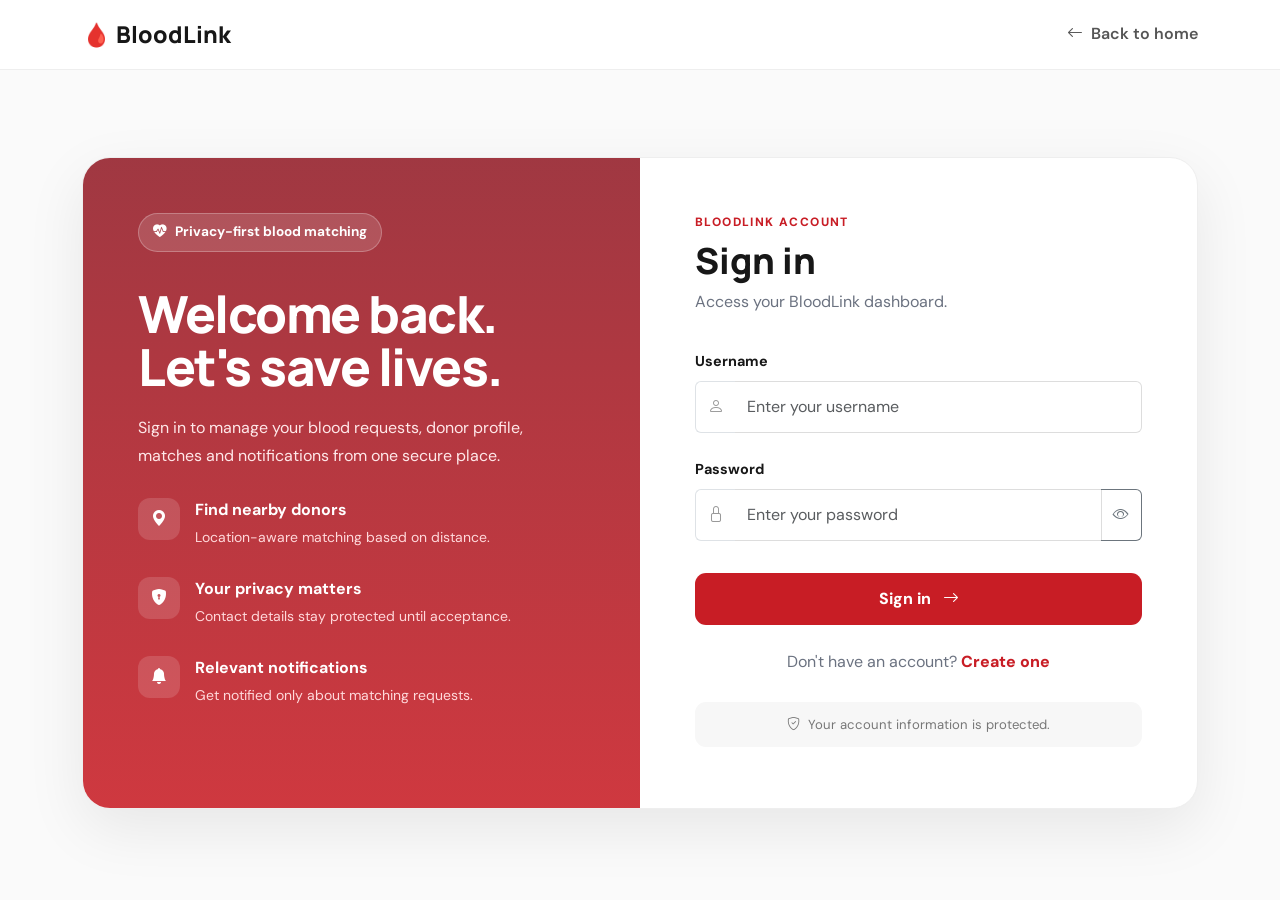
<file: my-requests.html>
<!DOCTYPE html>
<html lang="en">
<head>

<meta charset="UTF-8">
<meta name="viewport" content="width=device-width, initial-scale=1.0">

<title>My Blood Requests | BloodLink</title>

<link href="https://fonts.googleapis.com/css2?family=DM+Sans:wght@400;500;600;700&family=Manrope:wght@600;700;800&display=swap" rel="stylesheet">
<link href="https://cdn.jsdelivr.net/npm/bootstrap@5.3.3/dist/css/bootstrap.min.css" rel="stylesheet">
<link href="https://cdn.jsdelivr.net/npm/bootstrap-icons@1.11.3/font/bootstrap-icons.min.css" rel="stylesheet">

<script src="/static/js/api.js"></script>

<style>
:root{
--red:#c81d25;--red-dark:#a9151d;--soft-red:#fff1f2;
--dark:#171717;--muted:#6b7280;--border:#eeeeee;
--background:#f8f8f8;--green:#16803c;--soft-green:#ecfdf3
}

*{box-sizing:border-box}

body{
margin:0;background:var(--background);
color:var(--dark);font-family:"DM Sans",sans-serif
}

h1,h2,h3,h4,h5{font-family:"Manrope",sans-serif}

.navbar{
background:white;border-bottom:1px solid var(--border);padding:14px 0
}

.brand{
display:flex;align-items:center;gap:10px;
text-decoration:none;color:var(--dark);
font-family:"Manrope";font-size:1.4rem;font-weight:800
}

.brand-icon{
width:42px;height:42px;border-radius:11px;
background:var(--red);position:relative;display:inline-block
}

.brand-icon:before{
content:"";position:absolute;width:9px;height:27px;
background:#fff;border-radius:3px;left:16.5px;top:7.5px
}

.brand-icon:after{
content:"";position:absolute;width:27px;height:9px;
background:#fff;border-radius:3px;left:7.5px;top:16.5px
}

.nav-link-custom{
color:#555;text-decoration:none;font-weight:600;font-size:.9rem
}

.nav-link-custom:hover{color:var(--red)}

.page{padding:42px 0 70px}

.eyebrow{
color:var(--red);text-transform:uppercase;
letter-spacing:1.5px;font-size:.73rem;font-weight:800
}

.page-header h1{
font-size:2.55rem;font-weight:800;
margin:6px 0 8px;letter-spacing:-.8px
}

.page-header p{
color:var(--muted);max-width:650px;line-height:1.7
}

.create-btn{
background:var(--red);color:white;text-decoration:none;
border-radius:10px;padding:12px 17px;font-size:.85rem;
font-weight:800;display:inline-flex;align-items:center;gap:7px
}

.create-btn:hover{background:var(--red-dark);color:white}

.request-card{
background:white;border:1px solid var(--border);
border-radius:19px;padding:23px;margin-bottom:15px;
transition:.2s
}

.request-card:hover{
border-color:#ddd;transform:translateY(-1px)
}

.blood-badge{
width:54px;height:54px;border-radius:15px;
background:var(--soft-red);color:var(--red);
display:flex;align-items:center;justify-content:center;
font-family:"Manrope";font-weight:800;font-size:.95rem;
flex-shrink:0
}

.request-title{font-weight:800;font-size:1.05rem;margin-bottom:3px}
.request-date{color:#999;font-size:.75rem}

.request-meta{
color:var(--muted);font-size:.82rem;margin-top:14px
}

.request-meta div{margin-bottom:6px}
.request-meta i{width:18px}

.status{
display:inline-flex;align-items:center;gap:5px;
padding:6px 10px;border-radius:50px;
font-size:.7rem;font-weight:800
}

.status-open{background:#fff7ed;color:#c2410c}
.status-partial{background:#eff6ff;color:#1d4ed8}
.status-fulfilled{background:var(--soft-green);color:var(--green)}
.status-cancelled,.status-expired{background:#f4f4f5;color:#71717a}

.urgency{
font-size:.7rem;font-weight:800;
padding:5px 9px;border-radius:50px
}

.urgency-critical{background:#fee2e2;color:#b91c1c}
.urgency-high{background:#ffedd5;color:#c2410c}
.urgency-medium{background:#fef3c7;color:#92400e}
.urgency-low{background:#f3f4f6;color:#4b5563}

.progress-wrap{min-width:150px}

.progress-label{
font-size:.72rem;color:var(--muted);margin-bottom:5px
}

.progress{height:7px;border-radius:50px;background:#eee}
.progress-bar{background:var(--red);border-radius:50px}

.empty-state{
background:white;border:1px dashed #d8d8d8;
border-radius:20px;padding:65px 25px;text-align:center
}

.empty-icon{
width:68px;height:68px;border-radius:18px;
background:var(--soft-red);color:var(--red);
display:flex;align-items:center;justify-content:center;
margin:0 auto 18px;font-size:1.7rem
}

.empty-state h4{font-weight:800}
.empty-state p{
color:var(--muted);max-width:460px;
margin:0 auto 22px;line-height:1.7
}

@media(max-width:767px){
.page{padding:28px 0 50px}
.page-header h1{font-size:2.15rem}
.create-btn{width:100%;justify-content:center}
.request-card{padding:19px}
.progress-wrap{min-width:100%;margin-top:15px}
}
</style>

</head>

<body>

<nav class="navbar sticky-top">

<div class="container d-flex justify-content-between align-items-center">

<a href="/requester-dashboard.html" class="brand">
<span class="brand-icon"></span>
<span>Blood<span style="color:var(--red)">Link</span></span>
</a>

<div class="d-flex gap-3">

<a href="/requester-dashboard.html" class="nav-link-custom">
Dashboard
</a>

<a href="#" id="logoutLink" class="nav-link-custom">
Logout
</a>

</div>

</div>

</nav>

<main class="page">

<div class="container">

<div class="d-flex justify-content-between align-items-end gap-4 flex-wrap mb-4">

<div class="page-header">

<div class="eyebrow">
Request management
</div>

<h1>My blood requests</h1>

<p class="mb-0">
Track the blood requests you've created, their current status
and matched donors.
</p>

</div>

<div>
<a href="/create-request.html" class="create-btn">
<i class="bi bi-plus-lg"></i>
New Blood Request
</a>
</div>

</div>

<div id="message"></div>

<div id="requestsContainer">

<div class="text-center py-5 text-muted">
<i class="bi bi-arrow-repeat"></i>
Loading requests...
</div>

</div>

</div>

</main>

<script>

const user=requireAuth("REQUESTER");

if(user){

document.getElementById("logoutLink").onclick=async e=>{
e.preventDefault();
await logoutUser();
window.location.href="/";
};

async function loadRequests(){

const container=document.getElementById("requestsContainer");

try{

const data=await getBloodRequests();

const requests=Array.isArray(data)
?data
:(data.results||data.requests||[]);

if(!requests.length){

container.innerHTML=`

<div class="empty-state">

<div class="empty-icon">
<i class="bi bi-droplet-half"></i>
</div>

<h4>No blood requests yet</h4>

<p>
When you need blood, create a request and BloodLink
will search for compatible and eligible donors nearby.
</p>

<a href="/create-request.html" class="create-btn">
<i class="bi bi-plus-lg"></i>
Create Your First Request
</a>

</div>

`;

return;
}

container.innerHTML=requests.map(r=>{

const required=Number(r.units_required||0);
const fulfilled=Number(r.units_fulfilled||r.units_fulfilled||0);

const progress=required
?Math.min(100,(fulfilled/required)*100)
:0;

let statusClass="status-open";
let statusText=r.status||"OPEN";
let statusIcon="bi-circle-fill";

if(statusText==="FULFILLED"){
statusClass="status-fulfilled";
statusIcon="bi-check-circle-fill";
}
else if(statusText==="PARTIALLY_FULFILLED"){
statusClass="status-partial";
statusIcon="bi-pie-chart-fill";
}
else if(statusText==="CANCELLED"){
statusClass="status-cancelled";
statusIcon="bi-x-circle-fill";
}
else if(statusText==="EXPIRED"){
statusClass="status-expired";
statusIcon="bi-clock-fill";
}

const urgency=(r.urgency||"LOW").toUpperCase();

return `

<div class="request-card">

<div class="d-flex justify-content-between align-items-start gap-3 flex-wrap">

<div class="d-flex gap-3">

<div class="blood-badge">
${r.blood_group||"—"}
</div>

<div>

<div class="request-title">
${r.hospital_name||"Hospital"}
</div>

<div class="request-date">
${r.created_at
?new Date(r.created_at).toLocaleString()
:"Blood request"}
</div>

</div>

</div>

<div class="d-flex gap-2 align-items-center flex-wrap">

<span class="status ${statusClass}">
<i class="bi ${statusIcon}"></i>
${statusText.replaceAll("_"," ")}
</span>

<span class="urgency urgency-${urgency.toLowerCase()}">
${urgency}
</span>

</div>

</div>

<div class="request-meta">

<div>
<i class="bi bi-droplet-fill"></i>
<strong>${r.blood_group||"—"}</strong>
· ${required} unit${required===1?"":"s"} required
</div>

<div>
<i class="bi bi-geo-alt-fill"></i>
${r.hospital_address||"Hospital location"}
</div>

<div>
<i class="bi bi-bullseye"></i>
Donor search radius: ${r.radius_km||"—"} km
</div>

</div>

<div class="d-flex justify-content-between align-items-end gap-3 flex-wrap mt-3 pt-3"
style="border-top:1px solid #f0f0f0">

<div class="progress-wrap">

<div class="progress-label">
Blood requirement:
<strong>${fulfilled}/${required}</strong>
</div>

<div class="progress">
<div class="progress-bar" style="width:${progress}%"></div>
</div>

</div>

<a
href="/request-detail.html?id=${r.id}"
class="btn btn-light"
style="border-radius:9px;font-size:.8rem;font-weight:800;padding:9px 14px"
>
View Request
<i class="bi bi-arrow-right ms-1"></i>
</a>

</div>

</div>

`;

}).join("");

}catch(e){

container.innerHTML=
`<div class="alert alert-danger">${e.message}</div>`;

}

}

loadRequests();

}

</script>

</body>
</html>
</file>
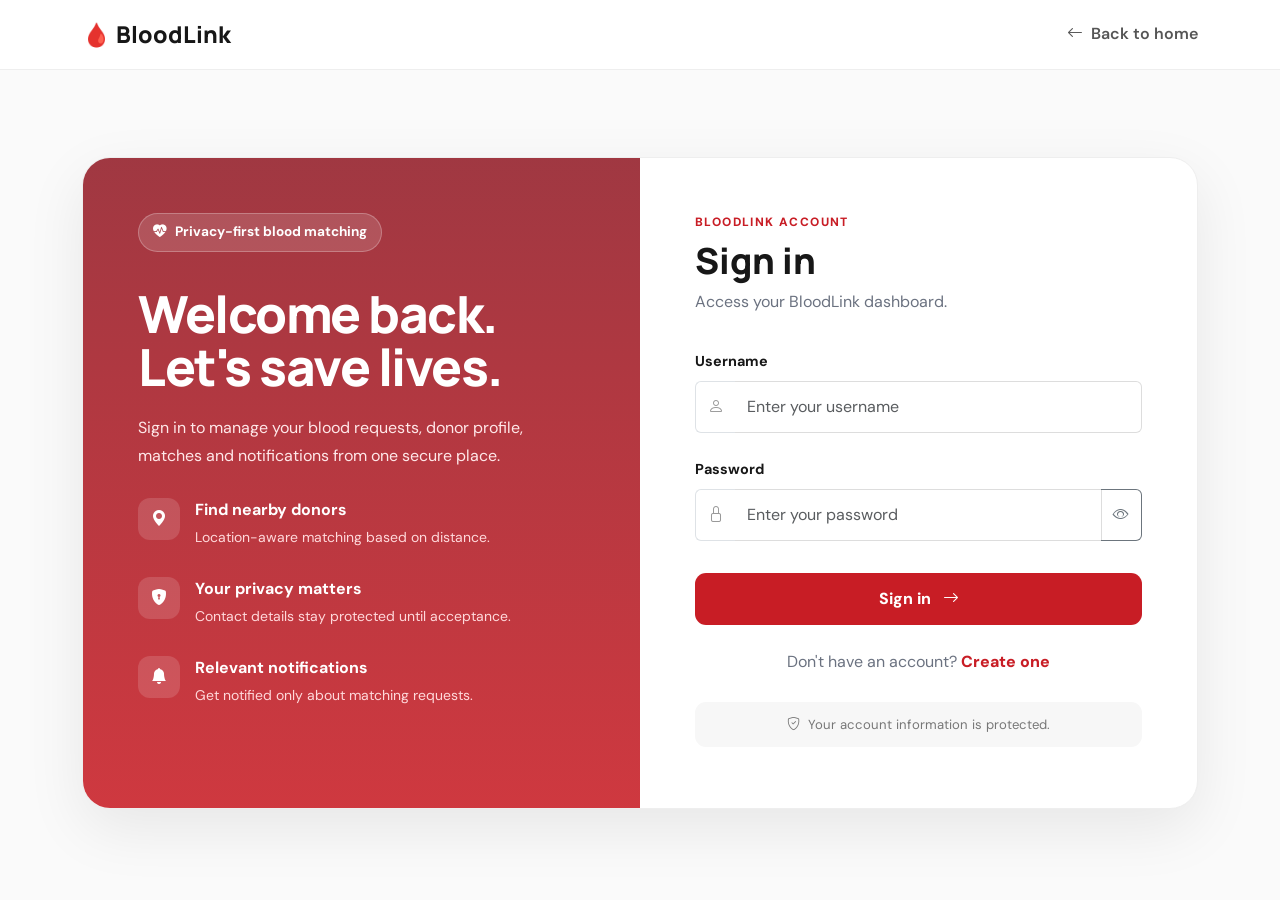
<file: notifications.html>
<!DOCTYPE html>
<html lang="en">
<head>

<meta charset="UTF-8">
<meta name="viewport" content="width=device-width,initial-scale=1.0">

<title>Notifications | BloodLink</title>

<link href="https://fonts.googleapis.com/css2?family=DM+Sans:wght@400;500;600;700&family=Manrope:wght@600;700;800&display=swap" rel="stylesheet">
<link href="https://cdn.jsdelivr.net/npm/bootstrap@5.3.3/dist/css/bootstrap.min.css" rel="stylesheet">
<link href="https://cdn.jsdelivr.net/npm/bootstrap-icons@1.11.3/font/bootstrap-icons.min.css" rel="stylesheet">

<script src="/static/js/api.js"></script>

<style>
:root{
--red:#c81d25;--red-dark:#a9151d;--soft-red:#fff1f2;
--dark:#171717;--muted:#6b7280;--border:#eeeeee;
--background:#f8f8f8;--green:#16803c;--soft-green:#ecfdf3
}
*{box-sizing:border-box}

body{
margin:0;background:var(--background);
color:var(--dark);font-family:"DM Sans",sans-serif
}

h1,h2,h3,h4,h5{font-family:"Manrope",sans-serif}

.navbar{
background:white;border-bottom:1px solid var(--border);
padding:14px 0
}

.brand{
display:flex;align-items:center;gap:10px;
text-decoration:none;color:var(--dark);
font-family:"Manrope";font-size:1.4rem;font-weight:800
}

.brand-icon{
width:42px;height:42px;border-radius:11px;
background:var(--red);position:relative;display:inline-block
}

.brand-icon:before{
content:"";position:absolute;width:9px;height:27px;
background:#fff;border-radius:3px;left:16.5px;top:7.5px
}

.brand-icon:after{
content:"";position:absolute;width:27px;height:9px;
background:#fff;border-radius:3px;left:7.5px;top:16.5px
}

.nav-link-custom{
color:#555;text-decoration:none;font-weight:600;font-size:.9rem
}

.nav-link-custom:hover{color:var(--red)}

.page{padding:42px 0 70px}

.eyebrow{
color:var(--red);text-transform:uppercase;
letter-spacing:1.5px;font-size:.73rem;font-weight:800
}

.page-header h1{
font-size:2.55rem;font-weight:800;
margin:6px 0 8px;letter-spacing:-.8px
}

.page-header p{
color:var(--muted);max-width:650px;line-height:1.7
}

.read-all-btn{
border:1px solid #ddd;background:white;color:#444;
border-radius:10px;padding:10px 14px;
font-size:.8rem;font-weight:800
}

.read-all-btn:hover{
border-color:var(--red);color:var(--red)
}

.notification-card{
background:white;border:1px solid var(--border);
border-radius:18px;padding:20px;margin-bottom:12px;
transition:.2s
}

.notification-card.unread{
border-left:4px solid var(--red);
background:#fffdfd
}

.notification-icon{
width:48px;height:48px;border-radius:13px;
background:var(--soft-red);color:var(--red);
display:flex;align-items:center;justify-content:center;
font-size:1.1rem;flex-shrink:0
}

.notification-icon.accepted{
background:var(--soft-green);color:var(--green)
}

.notification-icon.declined{
background:#fef2f2;color:#b91c1c
}

.notification-title{
font-weight:800;font-size:.95rem;margin-bottom:3px
}

.notification-time{color:#999;font-size:.7rem}

.notification-message{
color:#666;font-size:.82rem;
line-height:1.65;margin-top:8px
}

.unread-dot{
width:8px;height:8px;border-radius:50%;
background:var(--red);display:inline-block
}

.read-btn{
border:none;background:#f4f4f5;color:#555;
border-radius:8px;padding:7px 10px;
font-size:.7rem;font-weight:800
}

.read-btn:hover{
background:var(--soft-red);color:var(--red)
}

.type-badge{
display:inline-block;padding:5px 8px;
border-radius:50px;background:#f4f4f5;color:#666;
font-size:.62rem;font-weight:800;margin-top:9px
}

.empty-state{
background:white;border:1px dashed #d8d8d8;
border-radius:20px;padding:65px 25px;text-align:center
}

.empty-icon{
width:68px;height:68px;border-radius:18px;
background:var(--soft-red);color:var(--red);
display:flex;align-items:center;justify-content:center;
margin:0 auto 18px;font-size:1.7rem
}

.empty-state h4{font-weight:800}

.empty-state p{
color:var(--muted);max-width:470px;
margin:0 auto;line-height:1.7;font-size:.84rem
}

.info-card{
background:#181818;color:white;
border-radius:20px;padding:27px
}

.info-card h4{font-weight:800}
.info-card p{color:#bbb;font-size:.84rem;line-height:1.7}

.info-point{
display:flex;gap:10px;margin-top:18px
}

.info-point i{color:#ff6870}
.info-point span{color:#ddd;font-size:.8rem}

.alert{border:none;border-radius:12px}

@media(max-width:767px){
.page{padding:28px 0 50px}
.page-header h1{font-size:2.15rem}
.read-all-btn{width:100%}
.notification-card{padding:17px}
}
</style>

</head>

<body>

<nav class="navbar sticky-top">

<div class="container d-flex justify-content-between align-items-center">

<a href="/" id="brandLink" class="brand">
<span class="brand-icon"></span>
<span>Blood<span style="color:var(--red)">Link</span></span>
</a>

<div class="d-flex gap-3">

<a href="#" id="dashboardLink" class="nav-link-custom">
Dashboard
</a>

<a href="#" id="logoutLink" class="nav-link-custom">
Logout
</a>

</div>

</div>

</nav>

<main class="page">

<div class="container">

<div class="d-flex justify-content-between align-items-end gap-4 flex-wrap mb-4">

<div class="page-header">

<div class="eyebrow">BloodLink alerts</div>

<h1>Notifications</h1>

<p class="mb-0">
Stay updated about blood requests, donor responses
and changes related to your activity.
</p>

</div>

<div>
<button id="readAllBtn" class="read-all-btn">
<i class="bi bi-check2-all me-1"></i>
Mark all as read
</button>
</div>

</div>

<div id="message"></div>

<div class="row g-4">

<div class="col-lg-8">

<div id="notificationsContainer">

<div class="text-center py-5 text-muted">
Loading notifications...
</div>

</div>

</div>

<div class="col-lg-4">

<div class="info-card">

<div style="color:#ff6870;text-transform:uppercase;letter-spacing:1.4px;font-size:.72rem;font-weight:800">
SMART NOTIFICATIONS
</div>

<h4 class="mt-2">Only relevant alerts.</h4>

<p>
BloodLink sends notifications based on your role
and matching activity instead of broadcasting
every request to everyone.
</p>

<div class="info-point">
<i class="bi bi-bell-fill"></i>
<span>Donors receive relevant nearby blood requests.</span>
</div>

<div class="info-point">
<i class="bi bi-person-check-fill"></i>
<span>Requesters are notified when matched donors accept.</span>
</div>

<div class="info-point">
<i class="bi bi-person-x-fill"></i>
<span>Donor decisions can be communicated back to requesters.</span>
</div>

<div class="info-point">
<i class="bi bi-shield-lock-fill"></i>
<span>Private donor contact details remain protected.</span>
</div>

</div>

<div class="mt-4 p-4" style="background:white;border:1px solid #eee;border-radius:20px">

<div style="color:#c81d25;text-transform:uppercase;letter-spacing:1px;font-size:.7rem;font-weight:800">
BloodLink principle
</div>

<div style="font-family:'Manrope';font-size:1.05rem;font-weight:800;line-height:1.5;margin-top:7px">
Match the right donor,<br>
not everyone.
</div>

</div>

</div>

</div>

</div>

</main>

<script>

const user=requireAuth();

if(user){

const dashboard=
user.role==="DONOR"
?"/donor-dashboard.html"
:"/requester-dashboard.html";

document.getElementById("dashboardLink").href=dashboard;
document.getElementById("brandLink").href=dashboard;

document.getElementById("logoutLink").onclick=async e=>{
e.preventDefault();
await logoutUser();
window.location.href="/";
};

async function loadNotifications(){

try{

const data=await getNotifications();

const notifications=Array.isArray(data)
?data
:(data.results||data.notifications||[]);

const container=
document.getElementById("notificationsContainer");

if(!notifications.length){

container.innerHTML=`

<div class="empty-state">

<div class="empty-icon">
<i class="bi bi-bell-slash"></i>
</div>

<h4>You're all caught up</h4>

<p>
There are no notifications yet. BloodLink will alert you
when something relevant happens.
</p>

</div>`;

return;
}

container.innerHTML=notifications.map(n=>{

const type=(n.notification_type||"").toUpperCase();

let icon="bi-bell-fill";
let iconClass="";
let badge="REQUEST UPDATE";

if(type==="BLOOD_REQUEST"){
icon="bi-droplet-fill";
badge="BLOOD REQUEST";
}
else if(type==="MATCH_ACCEPTED"){
icon="bi-check-circle-fill";
iconClass="accepted";
badge="MATCH ACCEPTED";
}
else if(type==="MATCH_DECLINED"){
icon="bi-x-circle-fill";
iconClass="declined";
badge="MATCH DECLINED";
}

return `

<div class="notification-card ${!n.is_read?"unread":""}">

<div class="d-flex gap-3">

<div class="notification-icon ${iconClass}">
<i class="bi ${icon}"></i>
</div>

<div class="flex-grow-1">

<div class="d-flex justify-content-between align-items-start gap-3">

<div>

<div class="notification-title">

${!n.is_read?'<span class="unread-dot me-1"></span>':""}

${n.title||"BloodLink notification"}

</div>

<div class="notification-time">
${n.created_at
?new Date(n.created_at).toLocaleString()
:""}
</div>

</div>

${!n.is_read?`

<button class="read-btn"
onclick="markRead(${n.id})">
Mark read
</button>

`:""}

</div>

<div class="notification-message">
${n.message||""}
</div>

<span class="type-badge">
<i class="bi bi-info-circle me-1"></i>
${badge}
</span>

${n.request_id||n.request?`

<div class="mt-2">

<a
href="/request-detail.html?id=${n.request_id||n.request.id}"
style="color:#c81d25;text-decoration:none;font-size:.75rem;font-weight:800"
>
View related request
<i class="bi bi-arrow-right ms-1"></i>
</a>

</div>

`:""}

</div>

</div>

</div>

`;

}).join("");

}catch(e){

showMessage("message",e.message);

}

}

async function markRead(id){

try{

await markNotificationRead(id);
await loadNotifications();

}catch(e){

showMessage("message",e.message);

}

}

document.getElementById("readAllBtn").onclick=async()=>{

try{

await markAllNotificationsRead();
await loadNotifications();

}catch(e){

showMessage("message",e.message);

}

};

loadNotifications();

}

</script>

</body>
</html>
</file>
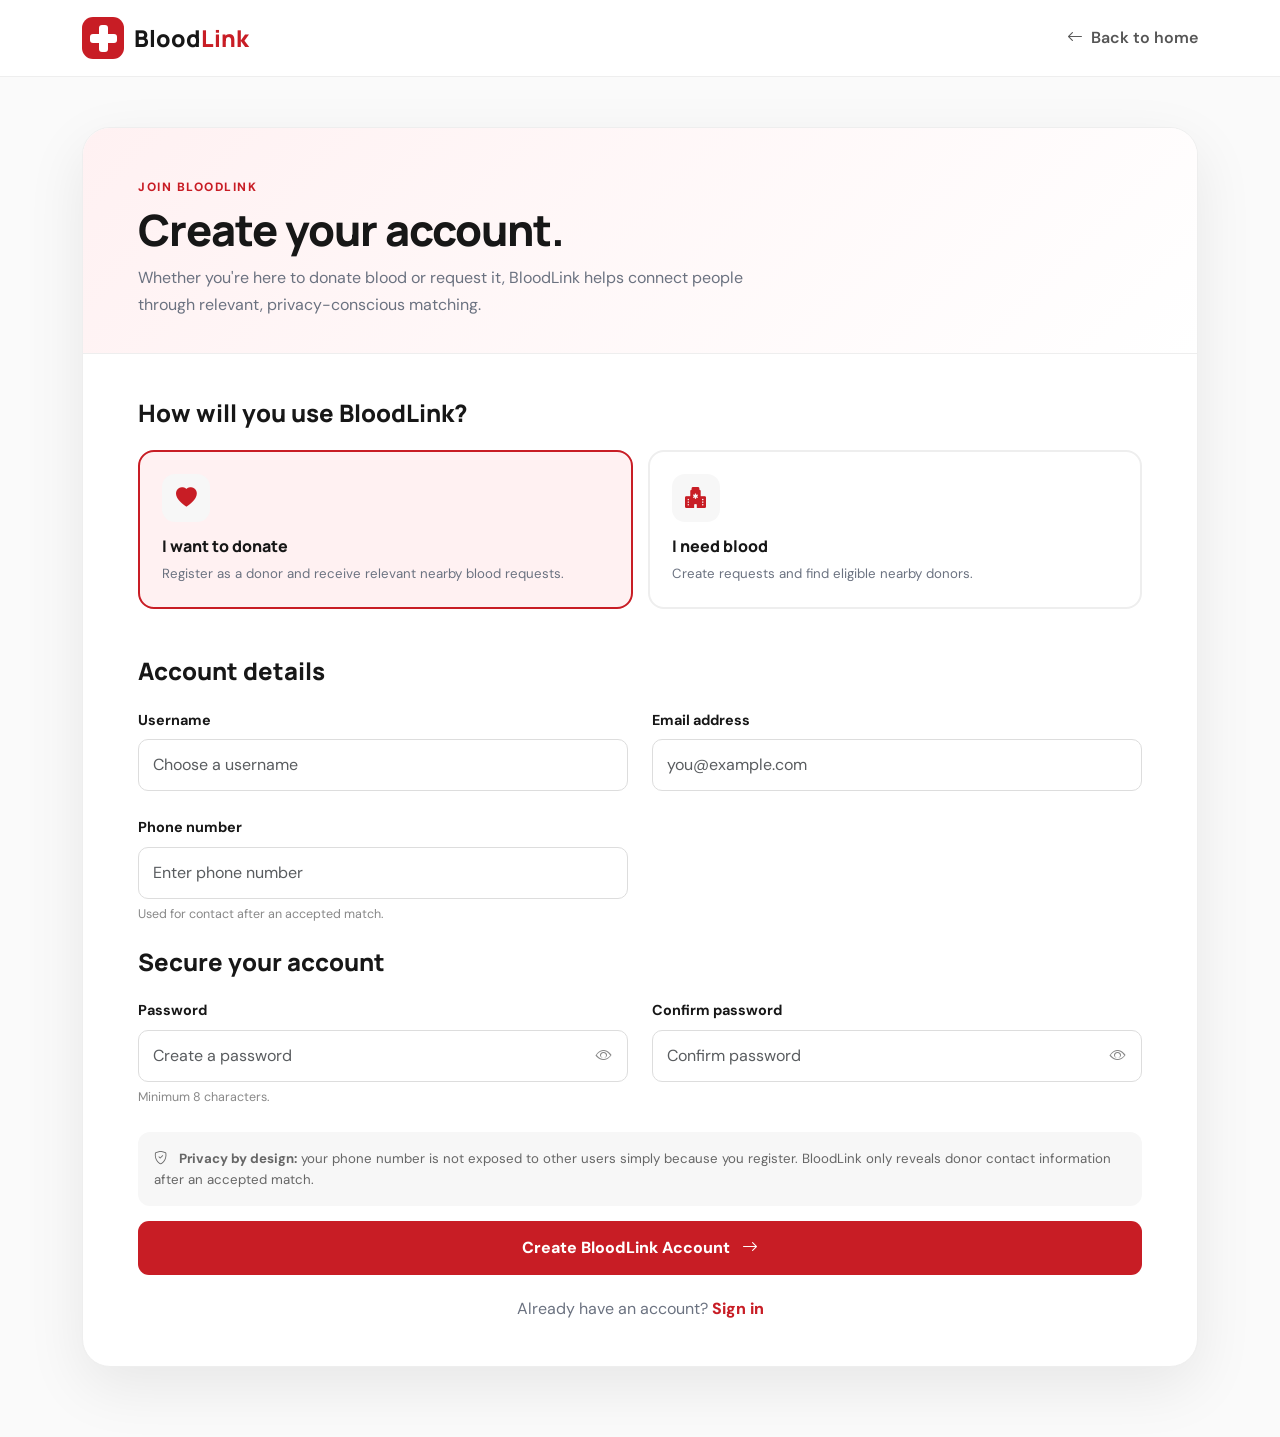
<file: register.html>
<!DOCTYPE html>
<html lang="en">
<head>

<meta charset="UTF-8">
<meta name="viewport" content="width=device-width,initial-scale=1.0">

<title>Create Account | BloodLink</title>

<link rel="preconnect" href="https://fonts.googleapis.com">
<link href="https://fonts.googleapis.com/css2?family=DM+Sans:wght@400;500;600;700&family=Manrope:wght@600;700;800&display=swap" rel="stylesheet">
<link href="https://cdn.jsdelivr.net/npm/bootstrap@5.3.3/dist/css/bootstrap.min.css" rel="stylesheet">
<link href="https://cdn.jsdelivr.net/npm/bootstrap-icons@1.11.3/font/bootstrap-icons.min.css" rel="stylesheet">

<script src="/static/js/api.js"></script>

<style>
:root{--red:#c81d25;--dark:#171717;--muted:#6b7280;--soft-red:#fff1f2}
*{box-sizing:border-box}

body{
margin:0;min-height:100vh;background:#fafafa;
font-family:"DM Sans",sans-serif;color:var(--dark)
}

h1,h2,h3,h4{font-family:"Manrope",sans-serif}

.navbar{
background:rgba(255,255,255,.96);
border-bottom:1px solid #eee;padding:17px 0
}

.brand{
display:flex;align-items:center;gap:10px;
text-decoration:none;color:var(--dark);
font-family:"Manrope";font-size:1.45rem;font-weight:800
}

.brand-icon{
width:42px;height:42px;border-radius:11px;
background:var(--red);position:relative;display:inline-block
}

.brand-icon:before{
content:"";position:absolute;width:9px;height:27px;
background:white;border-radius:3px;left:16.5px;top:7.5px
}

.brand-icon:after{
content:"";position:absolute;width:27px;height:9px;
background:white;border-radius:3px;left:7.5px;top:16.5px
}

.home-link{color:#555;text-decoration:none;font-weight:600}
.home-link:hover{color:var(--red)}

.register-wrapper{padding:50px 0 70px}

.register-card{
background:white;border-radius:28px;overflow:hidden;
border:1px solid #eee;
box-shadow:0 20px 60px rgba(0,0,0,.08)
}

.register-header{
padding:50px 55px 35px;
background:linear-gradient(135deg,#fff1f2,#fff);
border-bottom:1px solid #eee
}

.eyebrow{
color:var(--red);text-transform:uppercase;
letter-spacing:1.5px;font-size:.75rem;font-weight:800
}

.register-header h1{
font-size:2.7rem;font-weight:800;
letter-spacing:-1px;margin-top:8px
}

.register-header p{
color:var(--muted);max-width:650px;line-height:1.7
}

.register-body{padding:45px 55px}

.section-title{font-weight:800;margin-bottom:22px}

.form-label{font-size:.9rem;font-weight:700;margin-bottom:8px}

.form-control{
padding:13px 14px;border-color:#ddd;border-radius:10px
}

.form-control:focus{
border-color:var(--red);
box-shadow:0 0 0 3px rgba(200,29,37,.08)
}

.help-text{color:#888;font-size:.78rem;margin-top:6px}

.role-wrapper{
display:grid;grid-template-columns:1fr 1fr;gap:15px
}

.role-option{position:relative}
.role-option input{
position:absolute;opacity:0;pointer-events:none
}

.role-label{
display:block;border:2px solid #eee;
border-radius:16px;padding:22px;cursor:pointer;
transition:.2s;height:100%
}

.role-label:hover{border-color:#f2a0a4}

.role-option input:checked+.role-label{
border-color:var(--red);background:var(--soft-red)
}

.role-icon{
width:48px;height:48px;border-radius:13px;
background:#f7f7f7;display:flex;
align-items:center;justify-content:center;
color:var(--red);font-size:1.3rem;margin-bottom:15px
}

.role-label h4{font-size:1rem;font-weight:800}
.role-label p{color:var(--muted);font-size:.83rem;line-height:1.55;margin:0}

.password-box{position:relative}
.password-box .form-control{padding-right:50px}

.password-toggle{
position:absolute;right:10px;top:50%;
transform:translateY(-50%);
border:0;background:transparent;color:#888;z-index:5
}

.create-btn{
width:100%;background:var(--red);color:white;
border:0;padding:15px;border-radius:11px;
font-weight:800;margin-top:15px
}

.create-btn:hover{background:#a9151d}

.login-text{text-align:center;margin-top:22px;color:var(--muted)}
.login-text a{color:var(--red);text-decoration:none;font-weight:800}

.privacy-note{
margin-top:25px;padding:16px;background:#f7f7f7;
border-radius:12px;color:#666;font-size:.83rem;line-height:1.6
}

@media(max-width:767px){
.register-wrapper{padding:25px 12px}
.register-header,.register-body{padding:30px 22px}
.register-header h1{font-size:2.2rem}
.role-wrapper{grid-template-columns:1fr}
}
</style>

</head>

<body>

<nav class="navbar">

<div class="container d-flex justify-content-between align-items-center">

<a href="/" class="brand">
<span class="brand-icon"></span>
<span>Blood<span style="color:var(--red)">Link</span></span>
</a>

<a href="/" class="home-link">
<i class="bi bi-arrow-left me-1"></i>
Back to home
</a>

</div>
</nav>

<main class="register-wrapper">

<div class="container">

<div class="register-card">

<div class="register-header">

<div class="eyebrow">Join BloodLink</div>

<h1>Create your account.</h1>

<p class="mb-0">
Whether you're here to donate blood or request it,
BloodLink helps connect people through relevant,
privacy-conscious matching.
</p>

</div>

<div class="register-body">

<div id="errorMessage" class="alert alert-danger" style="display:none"></div>

<form id="registerForm">

<h4 class="section-title">
How will you use BloodLink?
</h4>

<div class="role-wrapper mb-5">

<div class="role-option">

<input type="radio" name="role" value="DONOR" id="roleDonor" checked>

<label for="roleDonor" class="role-label">

<div class="role-icon">
<i class="bi bi-heart-fill"></i>
</div>

<h4>I want to donate</h4>

<p>
Register as a donor and receive relevant nearby blood requests.
</p>

</label>

</div>

<div class="role-option">

<input type="radio" name="role" value="REQUESTER" id="roleRequester">

<label for="roleRequester" class="role-label">

<div class="role-icon">
<i class="bi bi-hospital-fill"></i>
</div>

<h4>I need blood</h4>

<p>
Create requests and find eligible nearby donors.
</p>

</label>

</div>

</div>

<h4 class="section-title">Account details</h4>

<div class="row g-4 mb-4">

<div class="col-md-6">

<label class="form-label">Username</label>

<input
type="text"
id="username"
class="form-control"
placeholder="Choose a username"
required
>

</div>

<div class="col-md-6">

<label class="form-label">Email address</label>

<input
type="email"
id="email"
class="form-control"
placeholder="you@example.com"
required
>

</div>

<div class="col-md-6">

<label class="form-label">Phone number</label>

<input
type="tel"
id="phone"
class="form-control"
placeholder="Enter phone number"
required
>

<div class="help-text">
Used for contact after an accepted match.
</div>

</div>

</div>

<h4 class="section-title">Secure your account</h4>

<div class="row g-4">

<div class="col-md-6">

<label class="form-label">Password</label>

<div class="password-box">

<input
type="password"
id="password"
class="form-control"
placeholder="Create a password"
required
>

<button type="button" class="password-toggle"
onclick="togglePassword('password',this)">
<i class="bi bi-eye"></i>
</button>

</div>

<div class="help-text">Minimum 8 characters.</div>

</div>

<div class="col-md-6">

<label class="form-label">Confirm password</label>

<div class="password-box">

<input
type="password"
id="passwordConfirm"
class="form-control"
placeholder="Confirm password"
required
>

<button type="button" class="password-toggle"
onclick="togglePassword('passwordConfirm',this)">
<i class="bi bi-eye"></i>
</button>

</div>

</div>

</div>

<div class="privacy-note">

<i class="bi bi-shield-check me-2"></i>

<strong>Privacy by design:</strong>
your phone number is not exposed to other users simply because
you register. BloodLink only reveals donor contact information
after an accepted match.

</div>

<button type="submit" class="create-btn" id="createButton">

Create BloodLink Account
<i class="bi bi-arrow-right ms-2"></i>

</button>

<div class="login-text">

Already have an account?

<a href="/login.html">Sign in</a>

</div>

</form>

</div>
</div>
</div>
</div>

</main>

<script>

function togglePassword(id,button){

const input=document.getElementById(id);

if(input.type==="password"){
input.type="text";
button.innerHTML='<i class="bi bi-eye-slash"></i>';
}else{
input.type="password";
button.innerHTML='<i class="bi bi-eye"></i>';
}

}

document.getElementById("registerForm").addEventListener("submit",async e=>{

e.preventDefault();

const password=document.getElementById("password").value;
const confirm=document.getElementById("passwordConfirm").value;

if(password!==confirm){
showMessage("errorMessage","Passwords do not match.");
return;
}

if(password.length<8){
showMessage("errorMessage","Password must contain at least 8 characters.");
return;
}

const button=document.getElementById("createButton");

button.disabled=true;
button.innerHTML="Creating account...";

try{

const data=await registerUser({

username:document.getElementById("username").value.trim(),
email:document.getElementById("email").value.trim(),
phone:document.getElementById("phone").value.trim(),
password:password,
password_confirm:confirm,
role:document.querySelector('input[name="role"]:checked').value

});

if(data.user.role==="DONOR"){
window.location.href="/donor-profile.html";
}else{
window.location.href="/requester-dashboard.html";
}

}catch(err){

showMessage("errorMessage",err.message);

button.disabled=false;
button.innerHTML='Create BloodLink Account <i class="bi bi-arrow-right ms-2"></i>';

}

});

</script>

</body>
</html>
</file>
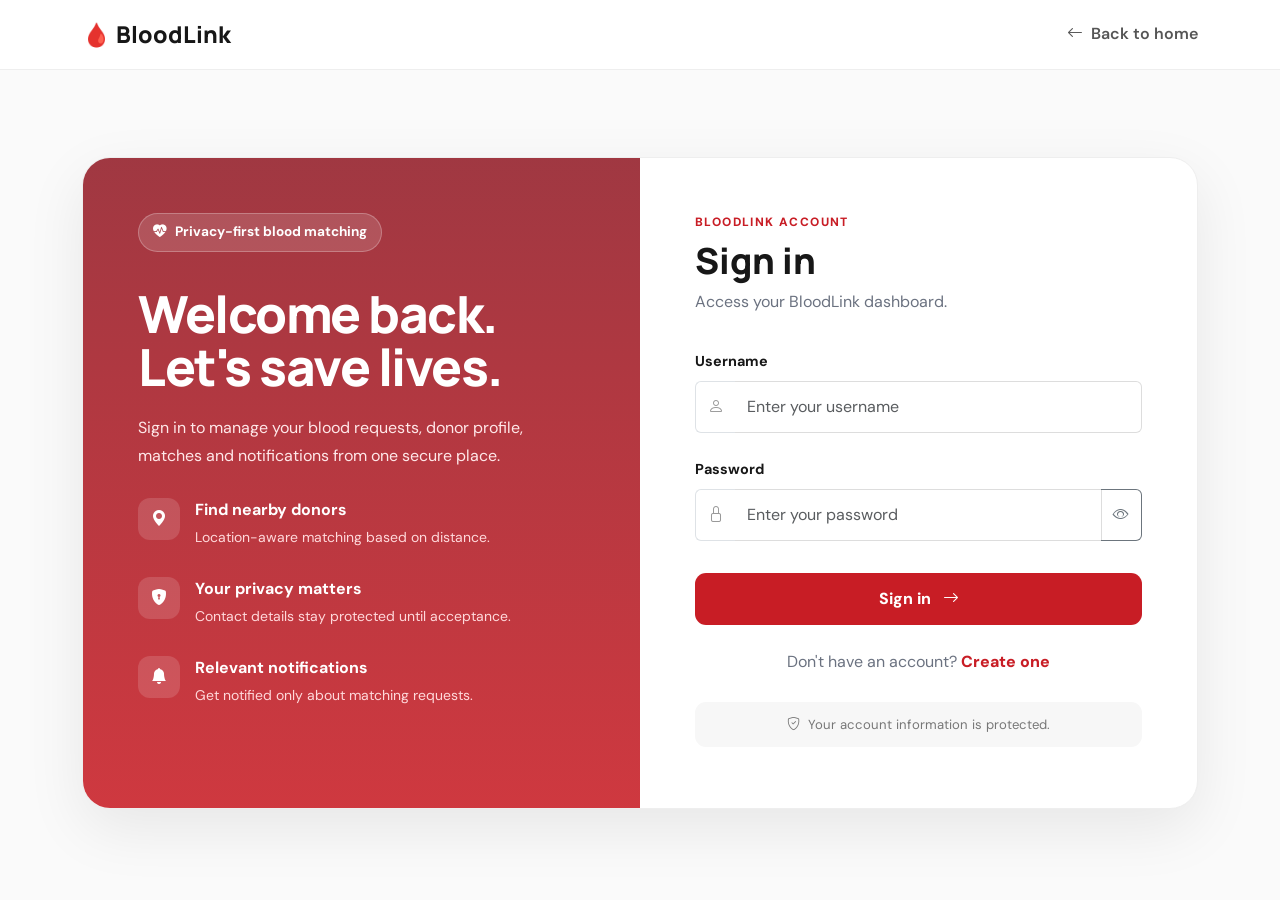
<file: request-detail.html>
<!DOCTYPE html>
<html lang="en">
<head>
<meta charset="UTF-8">
<meta name="viewport" content="width=device-width,initial-scale=1.0">
<title>Request Details | BloodLink</title>

<link href="https://fonts.googleapis.com/css2?family=DM+Sans:wght@400;500;600;700&family=Manrope:wght@600;700;800&display=swap" rel="stylesheet">
<link href="https://cdn.jsdelivr.net/npm/bootstrap@5.3.3/dist/css/bootstrap.min.css" rel="stylesheet">
<link href="https://cdn.jsdelivr.net/npm/bootstrap-icons@1.11.3/font/bootstrap-icons.min.css" rel="stylesheet">
<script src="/static/js/api.js"></script>

<style>
:root{
--red:#c81d25;--red-dark:#a9151d;--soft-red:#fff1f2;
--dark:#171717;--muted:#6b7280;--border:#eeeeee;
--background:#f8f8f8;--green:#16803c;--soft-green:#ecfdf3
}
*{box-sizing:border-box}
body{margin:0;background:var(--background);color:var(--dark);font-family:"DM Sans",sans-serif}
h1,h2,h3,h4,h5{font-family:"Manrope",sans-serif}

.navbar{background:white;border-bottom:1px solid var(--border);padding:14px 0}
.brand{
display:flex;align-items:center;gap:10px;text-decoration:none;color:var(--dark);
font-family:"Manrope";font-size:1.4rem;font-weight:800
}
.brand-icon{
width:42px;height:42px;border-radius:11px;background:var(--red);
position:relative;display:inline-block
}
.brand-icon:before{
content:"";position:absolute;width:9px;height:27px;background:white;
border-radius:3px;left:16.5px;top:7.5px
}
.brand-icon:after{
content:"";position:absolute;width:27px;height:9px;background:white;
border-radius:3px;left:7.5px;top:16.5px
}
.nav-link-custom{color:#555;text-decoration:none;font-weight:600;font-size:.9rem}
.nav-link-custom:hover{color:var(--red)}

.page{padding:42px 0 70px}
.back-link{color:#666;text-decoration:none;font-size:.82rem;font-weight:700}
.back-link:hover{color:var(--red)}

.header-card,.section-card{
background:white;border:1px solid var(--border);border-radius:20px;padding:27px
}
.header-card{border-radius:22px}

.blood-circle{
width:70px;height:70px;border-radius:19px;background:var(--soft-red);
color:var(--red);display:flex;align-items:center;justify-content:center;
font-family:"Manrope";font-size:1.1rem;font-weight:800;flex-shrink:0
}
.request-title{font-size:1.7rem;font-weight:800;margin-bottom:3px}
.muted{color:var(--muted)}

.status,.urgency,.match-status{
display:inline-flex;align-items:center;gap:5px;border-radius:50px;font-weight:800
}
.status{padding:7px 11px;font-size:.7rem}
.status-open{background:#fff7ed;color:#c2410c}
.status-partial{background:#eff6ff;color:#1d4ed8}
.status-fulfilled{background:var(--soft-green);color:var(--green)}
.status-other{background:#f4f4f5;color:#71717a}

.urgency{padding:7px 11px;font-size:.7rem}
.critical{background:#fee2e2;color:#b91c1c}
.high{background:#ffedd5;color:#c2410c}
.medium{background:#fef3c7;color:#92400e}
.low{background:#f3f4f6;color:#4b5563}

.section-title{font-size:1.1rem;font-weight:800}
.section-subtitle{color:var(--muted);font-size:.8rem}

.info-row{
display:flex;gap:14px;padding:14px 0;border-bottom:1px solid #f1f1f1
}
.info-row:last-child{border-bottom:none}
.info-icon{
width:38px;height:38px;border-radius:10px;background:#f7f7f7;
display:flex;align-items:center;justify-content:center;color:var(--red);flex-shrink:0
}
.info-label{
color:#888;font-size:.7rem;text-transform:uppercase;
letter-spacing:.6px;font-weight:800
}
.info-value{font-weight:700;font-size:.88rem;margin-top:2px}

.match-card{
border:1px solid #eee;border-radius:16px;padding:18px;margin-top:14px
}
.match-card.accepted{border-color:#b7e4c7;background:#fbfffc}
.donor-avatar{
width:46px;height:46px;border-radius:13px;background:#f3f3f3;
display:flex;align-items:center;justify-content:center;font-weight:800;color:#555
}
.donor-name{font-weight:800}
.distance{color:var(--muted);font-size:.78rem}
.match-status{font-size:.68rem;padding:6px 9px}
.pending{background:#f3f4f6;color:#6b7280}
.notified{background:#fff7ed;color:#c2410c}
.accepted-status{background:var(--soft-green);color:var(--green)}
.declined{background:#fef2f2;color:#b91c1c}

.privacy-box{background:#181818;color:white;border-radius:18px;padding:23px}
.privacy-box h5{font-weight:800}
.privacy-box p{color:#bbb;font-size:.8rem;line-height:1.7;margin:0}

.phone-box{
background:var(--soft-green);color:var(--green);
border-radius:10px;padding:11px 13px;font-size:.82rem;font-weight:800;margin-top:12px
}

.empty-matches{
padding:35px 20px;text-align:center;border:1px dashed #ddd;
border-radius:16px;margin-top:18px
}
.empty-matches i{font-size:1.8rem;color:#bbb}
.empty-matches p{color:var(--muted);font-size:.82rem;margin:10px 0 0}

@media(max-width:767px){
.page{padding:28px 0 50px}
.header-card,.section-card{padding:21px}
.request-title{font-size:1.35rem}
}
</style>
</head>

<body>

<nav class="navbar sticky-top">
<div class="container d-flex justify-content-between align-items-center">

<a href="/requester-dashboard.html" class="brand">
<span class="brand-icon"></span>
<span>Blood<span style="color:var(--red)">Link</span></span>
</a>

<div class="d-flex gap-3">
<a href="/my-requests.html" class="nav-link-custom">My Requests</a>
<a href="#" id="logoutLink" class="nav-link-custom">Logout</a>
</div>

</div>
</nav>

<main class="page">
<div class="container">

<a href="/my-requests.html" class="back-link">
<i class="bi bi-arrow-left me-1"></i>Back to My Requests
</a>

<div id="loading" class="text-center py-5 text-muted">
Loading request...
</div>

<div id="content" style="display:none">

<div class="header-card mt-3 mb-4">

<div class="d-flex justify-content-between align-items-start gap-4 flex-wrap">

<div class="d-flex gap-3">

<div class="blood-circle" id="bloodGroup">—</div>

<div>
<div class="request-title" id="hospitalName">Hospital</div>
<div class="muted small">
Request #<span id="requestId"></span>
· <span id="createdAt"></span>
</div>
</div>

</div>

<div class="d-flex gap-2 flex-wrap">
<span id="statusBadge" class="status"></span>
<span id="urgencyBadge" class="urgency"></span>
</div>

</div>
</div>

<div class="row g-4">

<div class="col-lg-5">

<div class="section-card mb-4">

<div class="section-title">Request information</div>
<div class="section-subtitle">Details provided with this request.</div>

<div class="info-row">
<div class="info-icon"><i class="bi bi-droplet-fill"></i></div>
<div>
<div class="info-label">Blood group</div>
<div class="info-value" id="infoBlood">—</div>
</div>
</div>

<div class="info-row">
<div class="info-icon"><i class="bi bi-bar-chart-fill"></i></div>
<div>
<div class="info-label">Requirement</div>
<div class="info-value" id="requirement">—</div>
</div>
</div>

<div class="info-row">
<div class="info-icon"><i class="bi bi-hospital-fill"></i></div>
<div>
<div class="info-label">Hospital</div>
<div class="info-value" id="infoHospital">—</div>
</div>
</div>

<div class="info-row">
<div class="info-icon"><i class="bi bi-geo-alt-fill"></i></div>
<div>
<div class="info-label">Address</div>
<div class="info-value" id="address">—</div>
</div>
</div>

<div class="info-row">
<div class="info-icon"><i class="bi bi-bullseye"></i></div>
<div>
<div class="info-label">Search radius</div>
<div class="info-value" id="radius">—</div>
</div>
</div>

<div class="info-row" id="expiryRow">
<div class="info-icon"><i class="bi bi-clock-fill"></i></div>
<div>
<div class="info-label">Expires</div>
<div class="info-value" id="expires">—</div>
</div>
</div>

<div id="descriptionBox" class="mt-3 pt-3" style="border-top:1px solid #f1f1f1;display:none">
<div class="info-label mb-2">Additional information</div>
<div id="description" style="font-size:.84rem;color:#555;line-height:1.7"></div>
</div>

</div>

<div class="privacy-box">

<div style="color:#ff6870;font-size:.7rem;font-weight:800;letter-spacing:1px">
<i class="bi bi-shield-lock-fill me-1"></i> PRIVACY
</div>

<h5 class="mt-2">Donor contact is protected.</h5>

<p>
Donor contact information is hidden while a match is waiting.
Once a donor accepts the request, their registered phone number
can be revealed to the requester.
</p>

</div>

</div>

<div class="col-lg-7">

<div class="section-card">

<div class="d-flex justify-content-between align-items-start gap-3">

<div>
<div class="section-title">Matched donors</div>
<div class="section-subtitle mb-0">
Donors identified by the matching engine.
</div>
</div>

<span class="badge rounded-pill text-bg-light" id="matchCount">
0 matches
</span>

</div>

<div id="matchesContainer"></div>

</div>

</div>

</div>

</div>

<div id="errorMessage" class="alert alert-danger mt-4" style="display:none"></div>

</div>
</main>

<script>

const user=requireAuth("REQUESTER");

if(user){

document.getElementById("logoutLink").onclick=async e=>{
e.preventDefault();
await logoutUser();
window.location.href="/";
};

const id=new URLSearchParams(location.search).get("id");

async function load(){

if(!id){
showError("No request ID was provided.");
return;
}

try{

const data=await getBloodRequest(id);

const r=data.request||data;

document.getElementById("bloodGroup").textContent=r.blood_group||"—";
document.getElementById("requestId").textContent=r.id||id;
document.getElementById("hospitalName").textContent=r.hospital_name||"Hospital";
document.getElementById("createdAt").textContent=r.created_at
?new Date(r.created_at).toLocaleString():"";
document.getElementById("infoBlood").textContent=r.blood_group||"—";
document.getElementById("requirement").textContent=
`${r.units_fulfilled||0} / ${r.units_required||0} units fulfilled`;
document.getElementById("infoHospital").textContent=r.hospital_name||"—";
document.getElementById("address").textContent=r.hospital_address||"—";
document.getElementById("radius").textContent=`${r.radius_km||"—"} km`;

if(r.expires_at)
document.getElementById("expires").textContent=new Date(r.expires_at).toLocaleString();
else
document.getElementById("expiryRow").style.display="none";

if(r.description){
document.getElementById("descriptionBox").style.display="block";
document.getElementById("description").textContent=r.description;
}

setStatus(r.status);
setUrgency(r.urgency);

const matches=data.matches||r.matches||[];
renderMatches(matches);

document.getElementById("loading").style.display="none";
document.getElementById("content").style.display="block";

}catch(e){
showError(e.message);
}

}

function setStatus(s){

const el=document.getElementById("statusBadge");
s=(s||"OPEN").toUpperCase();

el.textContent=s.replaceAll("_"," ");

if(s==="OPEN")el.className="status status-open";
else if(s==="PARTIALLY_FULFILLED")el.className="status status-partial";
else if(s==="FULFILLED")el.className="status status-fulfilled";
else el.className="status status-other";
}

function setUrgency(u){

u=(u||"LOW").toUpperCase();

const el=document.getElementById("urgencyBadge");
el.textContent=u;
el.className=`urgency ${u.toLowerCase()}`;
}

function renderMatches(matches){

document.getElementById("matchCount").textContent=
`${matches.length} match${matches.length===1?"":"es"}`;

const box=document.getElementById("matchesContainer");

if(!matches.length){

box.innerHTML=`
<div class="empty-matches">
<i class="bi bi-people"></i>
<p>No matched donors are available yet.</p>
</div>`;
return;
}

box.innerHTML=matches.map(m=>{

const status=(m.status||"PENDING").toUpperCase();

let cls="pending";
if(status==="NOTIFIED")cls="notified";
if(status==="ACCEPTED")cls="accepted-status";
if(status==="DECLINED")cls="declined";

const donor=m.donor||{};
const name=donor.username||m.donor_name||"Donor";

return `
<div class="match-card ${status==="ACCEPTED"?"accepted":""}">

<div class="d-flex justify-content-between align-items-start gap-3">

<div class="d-flex gap-3">

<div class="donor-avatar">
<i class="bi bi-person-fill"></i>
</div>

<div>
<div class="donor-name">${name}</div>
<div class="distance">
<i class="bi bi-geo-alt-fill me-1"></i>
${m.distance_km??"—"} km away
</div>
</div>

</div>

<span class="match-status ${cls}">
${status==="ACCEPTED"?'<i class="bi bi-check-circle-fill"></i>':""}
${status}
</span>

</div>

${status==="ACCEPTED" && (m.donor_phone||donor.phone)?`
<div class="phone-box">
<i class="bi bi-telephone-fill me-2"></i>
${m.donor_phone||donor.phone}
</div>`:""}

</div>`;
}).join("");
}

function showError(msg){
document.getElementById("loading").style.display="none";
const el=document.getElementById("errorMessage");
el.textContent=msg;
el.style.display="block";
}

load();

}

</script>

</body>
</html>
</file>
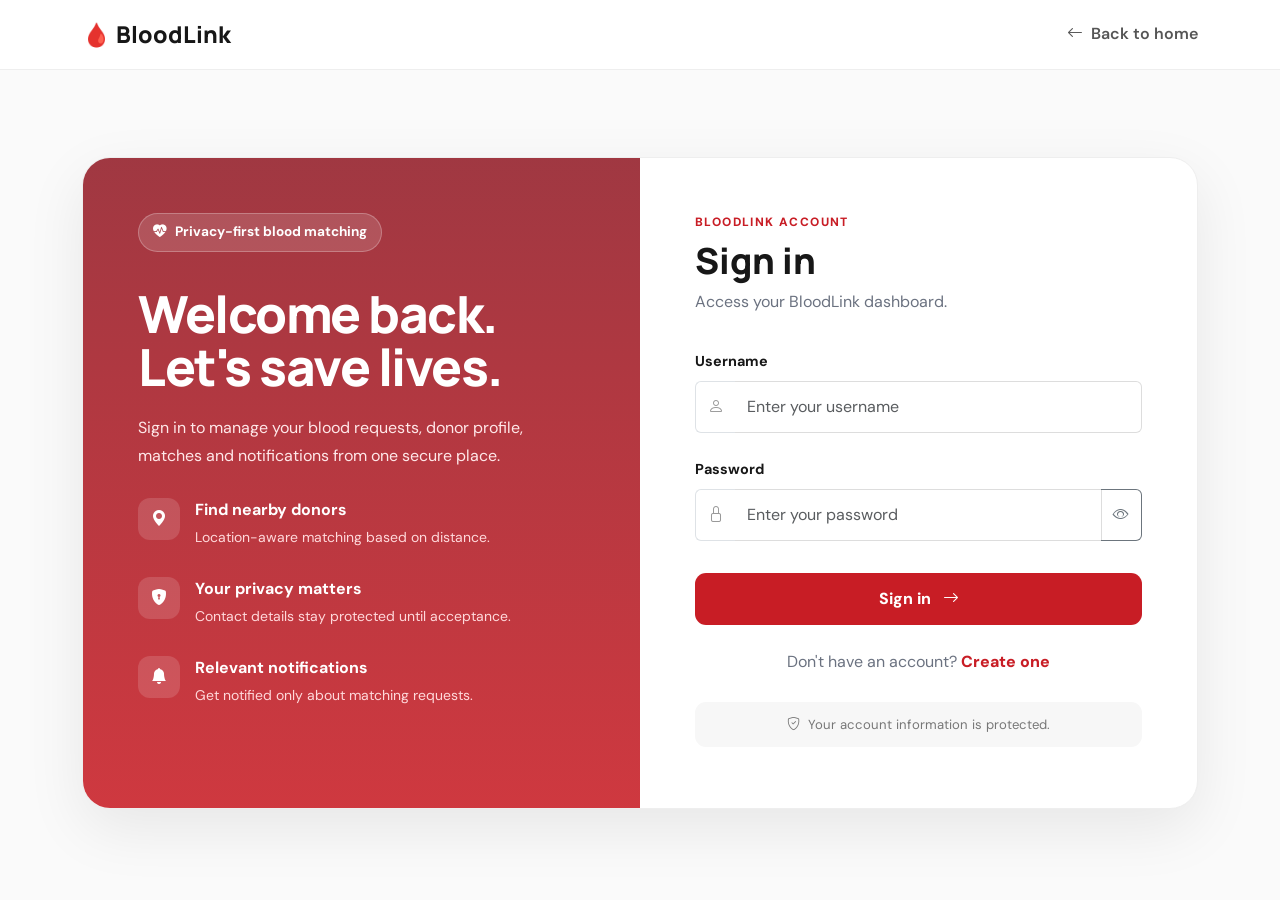
<file: requester-dashboard.html>
<!DOCTYPE html>
<html lang="en">

<head>
<meta charset="UTF-8">
<meta name="viewport" content="width=device-width,initial-scale=1.0">

<title>Requester Dashboard | BloodLink</title>

<link rel="preconnect" href="https://fonts.googleapis.com">
<link href="https://fonts.googleapis.com/css2?family=DM+Sans:wght@400;500;600;700&family=Manrope:wght@600;700;800&display=swap" rel="stylesheet">

<link href="https://cdn.jsdelivr.net/npm/bootstrap@5.3.3/dist/css/bootstrap.min.css" rel="stylesheet">

<link href="https://cdn.jsdelivr.net/npm/bootstrap-icons@1.11.3/font/bootstrap-icons.min.css" rel="stylesheet">


<script>
(function(){
    const saved = localStorage.getItem("bloodlink_theme");
    const theme = saved === "dark" ? "dark" : "light";
    document.documentElement.setAttribute("data-theme", theme);
})();
</script>

<script src="/static/js/api.js"></script>

<style>

:root{
--red:#c81d25;
--red-dark:#a9151d;
--soft-red:#fff1f2;
--dark:#171717;
--muted:#6b7280;
--green:#16803c;
--soft-green:#ecfdf3;
--orange:#d97706;
--soft-orange:#fff7ed;
--blue:#2563eb;
--soft-blue:#eff6ff;
--border:#eeeeee;
--background:#f8f8f8
}

*{
box-sizing:border-box
}

body{
margin:0;
background:var(--background);
color:var(--dark);
font-family:"DM Sans",sans-serif
}

h1,h2,h3,h4,h5,h6{
font-family:"Manrope",sans-serif
}


/* NAVBAR */

.navbar{
background:white;
border-bottom:1px solid var(--border);
padding:14px 0
}

.brand{
display:flex;
align-items:center;
gap:10px;
text-decoration:none;
color:var(--dark);
font-family:"Manrope",sans-serif;
font-weight:800;
font-size:1.4rem
}

.brand-icon{
width:42px;
height:42px;
border-radius:11px;
background:var(--red);
position:relative;
display:inline-block;
flex-shrink:0
}

.brand-icon:before{
content:"";
position:absolute;
width:9px;
height:27px;
background:white;
border-radius:3px;
left:16.5px;
top:7.5px
}

.brand-icon:after{
content:"";
position:absolute;
width:27px;
height:9px;
background:white;
border-radius:3px;
left:7.5px;
top:16.5px
}

.nav-btn{
border:1px solid #e5e5e5;
background:white;
color:#444;
border-radius:10px;
padding:9px 14px;
text-decoration:none;
font-weight:600;
transition:.2s
}

.nav-btn:hover{
border-color:var(--red);
color:var(--red)
}

.notification-btn{
position:relative
}

.notification-badge{
position:absolute;
top:-7px;
right:-7px;
background:var(--red);
color:white;
border-radius:50px;
font-size:.65rem;
min-width:20px;
height:20px;
display:flex;
align-items:center;
justify-content:center;
border:2px solid white
}

.logout-btn{
color:#666;
text-decoration:none;
font-weight:600
}

.logout-btn:hover{
color:var(--red)
}


/* PAGE */

.dashboard{
padding:45px 0 70px
}


/* HERO */

.welcome-card{
background:
linear-gradient(
120deg,
#9f1239,
#c81d25 55%,
#e33b44
);

border-radius:25px;
color:white;
padding:42px;
position:relative;
overflow:hidden;
box-shadow:0 15px 40px rgba(200,29,37,.16)
}

.welcome-card::after{
content:"🏥";
position:absolute;
right:30px;
bottom:-30px;
font-size:11rem;
opacity:.10
}

.welcome-eyebrow{
text-transform:uppercase;
letter-spacing:1.5px;
font-size:.75rem;
font-weight:800;
color:#ffd9dc
}

.welcome-card h1{
font-size:2.8rem;
font-weight:800;
margin:7px 0 10px
}

.welcome-card p{
color:#ffe8e9;
max-width:680px;
line-height:1.7;
margin-bottom:25px
}

.hero-actions{
display:flex;
flex-wrap:wrap;
gap:12px
}

.hero-primary{
display:inline-flex;
align-items:center;
gap:8px;
background:white;
color:var(--red);
padding:12px 18px;
border-radius:11px;
text-decoration:none;
font-weight:800;
transition:.2s
}

.hero-primary:hover{
color:var(--red);
transform:translateY(-2px)
}

.hero-secondary{
display:inline-flex;
align-items:center;
gap:8px;
color:white;
border:1px solid rgba(255,255,255,.35);
background:rgba(255,255,255,.10);
padding:12px 18px;
border-radius:11px;
text-decoration:none;
font-weight:700
}

.hero-secondary:hover{
color:white;
background:rgba(255,255,255,.18)
}


/* STATS */

.stat-card{
background:white;
border:1px solid var(--border);
border-radius:18px;
padding:23px;
height:100%;
transition:.2s
}

.stat-card:hover{
transform:translateY(-3px);
box-shadow:0 10px 25px rgba(0,0,0,.05)
}

.stat-icon{
width:44px;
height:44px;
border-radius:12px;
background:var(--soft-red);
color:var(--red);
display:flex;
align-items:center;
justify-content:center;
font-size:1.15rem;
margin-bottom:15px
}

.stat-icon.green{
background:var(--soft-green);
color:var(--green)
}

.stat-icon.blue{
background:var(--soft-blue);
color:var(--blue)
}

.stat-number{
font-family:"Manrope",sans-serif;
font-size:1.9rem;
font-weight:800
}

.stat-label{
color:var(--muted);
font-size:.85rem;
margin-top:2px
}


/* SECTION */

.section-title{
font-size:1.45rem;
font-weight:800;
margin-bottom:5px
}

.section-subtitle{
color:var(--muted);
font-size:.9rem;
margin-bottom:25px
}


/* ACTION CARDS */

.action-card{
background:white;
border:1px solid var(--border);
border-radius:18px;
padding:23px;
text-decoration:none;
color:var(--dark);
height:100%;
transition:.2s
}

.action-card:hover{
transform:translateY(-4px);
border-color:#f0a0a4;
box-shadow:0 10px 25px rgba(0,0,0,.06);
color:var(--dark)
}

.action-icon{
width:48px;
height:48px;
border-radius:13px;
background:var(--soft-red);
color:var(--red);
display:flex;
align-items:center;
justify-content:center;
font-size:1.2rem;
margin-bottom:17px
}

.action-card h5{
font-weight:800;
margin-bottom:7px
}

.action-card p{
color:var(--muted);
font-size:.85rem;
line-height:1.6;
margin-bottom:14px
}

.action-link{
color:var(--red);
font-weight:700;
font-size:.85rem
}


/* REQUEST STATUS */

.status-panel{
background:white;
border:1px solid var(--border);
border-radius:20px;
padding:28px;
height:100%
}

.request-flow{
display:flex;
align-items:center;
gap:10px;
margin-top:20px;
flex-wrap:wrap
}

.flow-item{
display:flex;
align-items:center;
gap:7px;
padding:8px 11px;
border-radius:50px;
background:#f5f5f5;
color:#666;
font-size:.75rem;
font-weight:700
}

.flow-item.active{
background:var(--soft-red);
color:var(--red)
}

.flow-arrow{
color:#bbb
}


/* PRIVACY */

.privacy-card{
background:#181818;
color:white;
border-radius:20px;
padding:30px;
height:100%
}

.privacy-card h4{
font-weight:800
}

.privacy-card p{
color:#bdbdbd;
line-height:1.7
}

.privacy-point{
display:flex;
gap:11px;
margin-top:17px
}

.privacy-point i{
color:#ff6870
}


/* HELP */

.help-card{
background:white;
border:1px solid var(--border);
border-radius:20px;
padding:30px;
height:100%
}

.help-item{
display:flex;
gap:13px;
padding:14px 0;
border-bottom:1px solid #eee
}

.help-item:last-child{
border-bottom:none
}

.help-icon{
width:38px;
height:38px;
border-radius:10px;
background:#f7f7f7;
display:flex;
align-items:center;
justify-content:center;
color:var(--red);
flex-shrink:0
}

.help-item strong{
display:block;
font-size:.9rem
}

.help-item small{
color:var(--muted);
line-height:1.5
}


/* FOOTER */

footer{
border-top:1px solid var(--border);
background:white;
padding:25px 0;
color:#888;
font-size:.85rem
}


/* RESPONSIVE */

@media(max-width:767px){

.dashboard{
padding:25px 0 50px
}

.welcome-card{
padding:30px 25px
}

.welcome-card h1{
font-size:2.15rem
}

.welcome-card::after{
font-size:7rem
}

.request-flow{
align-items:flex-start;
flex-direction:column
}

.flow-arrow{
display:none
}

}


/* =========================
   BLOODLINK DARK MODE
========================= */

:root{
    --card:#ffffff;
    --surface:#ffffff;
    --text:#171717;
    --text-soft:#555555;
    --line:#eeeeee;
    --input:#ffffff;
}

html[data-theme="dark"]{
    --background:#0f1115;
    --dark:#f5f5f5;
    --muted:#aeb4bf;
    --border:#292d35;
    --card:#171a20;
    --surface:#1c2027;
    --text:#f5f5f5;
    --text-soft:#c5cad3;
    --input:#14171c;
    --soft-red:#35171b;
    --soft-green:#10281b;
    --soft-orange:#2b2115;
    --soft-blue:#142039;
}

html[data-theme="dark"] body{
    background:var(--background);
    color:var(--text);
}

html[data-theme="dark"] .navbar,
html[data-theme="dark"] footer,
html[data-theme="dark"] .stat-card,
html[data-theme="dark"] .status-card,
html[data-theme="dark"] .action-card,
html[data-theme="dark"] .status-panel,
html[data-theme="dark"] .help-card{
    background:var(--card);
    border-color:var(--border);
    color:var(--text);
}

html[data-theme="dark"] .brand,
html[data-theme="dark"] .nav-link-custom,
html[data-theme="dark"] .logout-btn,
html[data-theme="dark"] .action-card{
    color:var(--text);
}

html[data-theme="dark"] .nav-link-custom:hover,
html[data-theme="dark"] .logout-btn:hover,
html[data-theme="dark"] .action-card:hover{
    color:#ff6870;
}

html[data-theme="dark"] .nav-btn{
    background:var(--surface);
    border-color:var(--border);
    color:var(--text);
}

html[data-theme="dark"] .nav-btn:hover{
    border-color:var(--red);
    color:#ff7a80;
}

html[data-theme="dark"] .section-subtitle,
html[data-theme="dark"] .stat-label,
html[data-theme="dark"] .action-card p,
html[data-theme="dark"] .action-card small,
html[data-theme="dark"] .help-item small,
html[data-theme="dark"] .status-row small{
    color:var(--muted) !important;
}

html[data-theme="dark"] .status-row,
html[data-theme="dark"] .help-item,
html[data-theme="dark"] .border-top{
    border-color:var(--border) !important;
}

html[data-theme="dark"] .status-row-icon,
html[data-theme="dark"] .help-icon,
html[data-theme="dark"] .flow-item{
    background:#232730;
    color:#c9ced7;
}

html[data-theme="dark"] .flow-item.active{
    background:var(--soft-red);
    color:#ff7a80;
}

html[data-theme="dark"] .bg-light{
    background:#232730 !important;
}

html[data-theme="dark"] .text-muted{
    color:var(--muted) !important;
}

html[data-theme="dark"] .btn-light{
    background:#232730 !important;
    border-color:#363b45 !important;
    color:#f5f5f5 !important;
}

html[data-theme="dark"] .btn-light:hover{
    background:#2b3039 !important;
}

html[data-theme="dark"] .info-card,
html[data-theme="dark"] .privacy-card{
    background:#090a0c;
}

html[data-theme="dark"] footer{
    color:#9da3ae;
}

html[data-theme="dark"] .notification-item{
    background:#1c2027 !important;
    border-color:#2d323b !important;
}

html[data-theme="dark"] .notification-item.unread{
    background:#2a171a !important;
    border-color:#5b252b !important;
}

html[data-theme="dark"] .notification-item p,
html[data-theme="dark"] .notification-item small{
    color:#c7ccd5 !important;
}

/* Theme toggle */
.theme-toggle{
    border:1px solid #e5e5e5;
    background:white;
    color:#444;
    border-radius:10px;
    padding:9px 12px;
    display:inline-flex;
    align-items:center;
    gap:7px;
    font-weight:700;
    font-size:.85rem;
    cursor:pointer;
    transition:.2s;
}

.theme-toggle:hover{
    border-color:var(--red);
    color:var(--red);
}

html[data-theme="dark"] .theme-toggle{
    background:#1c2027;
    border-color:#343943;
    color:#f5f5f5;
}

html[data-theme="dark"] .theme-toggle:hover{
    color:#ff7a80;
    border-color:#c81d25;
}

@media(max-width:575px){
    .theme-label{display:none;}
    .theme-toggle{padding:9px 10px;}
}


/* =========================
   COMMUNITY REVIEWS
========================= */
.reviews-section{
    margin-top:0;
}

.reviews-head{
    display:flex;
    justify-content:space-between;
    align-items:flex-end;
    gap:20px;
    flex-wrap:wrap;
    margin-bottom:22px;
}

.reviews-grid{
    display:grid;
    grid-template-columns:repeat(3,1fr);
    gap:18px;
}

.review-card{
    background:var(--card, #fff);
    border:1px solid var(--border);
    border-radius:18px;
    padding:22px;
    transition:.2s;
}

.review-card:hover{
    transform:translateY(-3px);
    box-shadow:0 10px 25px rgba(0,0,0,.06);
}

.review-top{
    display:flex;
    align-items:center;
    gap:12px;
    margin-bottom:15px;
}

.review-avatar{
    width:43px;
    height:43px;
    border-radius:50%;
    background:var(--soft-red);
    color:var(--red);
    display:flex;
    align-items:center;
    justify-content:center;
    font-family:"Manrope",sans-serif;
    font-weight:800;
}

.review-name{
    font-weight:800;
    font-size:.9rem;
}

.review-role{
    color:var(--muted);
    font-size:.75rem;
    margin-top:2px;
}

.review-stars{
    color:#f59e0b;
    letter-spacing:1px;
    font-size:.9rem;
    margin-bottom:12px;
}

.review-text{
    color:var(--text-soft, #555);
    line-height:1.65;
    font-size:.88rem;
    margin:0;
}

.review-date{
    display:block;
    color:var(--muted);
    font-size:.72rem;
    margin-top:15px;
}

.review-btn{
    border:0;
    background:var(--red);
    color:white;
    border-radius:10px;
    padding:11px 16px;
    font-weight:800;
    display:inline-flex;
    align-items:center;
    gap:8px;
    cursor:pointer;
    transition:.2s;
}

.review-btn:hover{
    background:var(--red-dark);
    transform:translateY(-1px);
}

.review-modal{
    position:fixed;
    inset:0;
    background:rgba(0,0,0,.55);
    display:none;
    align-items:center;
    justify-content:center;
    padding:20px;
    z-index:2000;
}

.review-modal.show{
    display:flex;
}

.review-dialog{
    width:min(500px,100%);
    background:var(--card,#fff);
    color:var(--text,#171717);
    border:1px solid var(--border);
    border-radius:20px;
    padding:26px;
    box-shadow:0 25px 70px rgba(0,0,0,.25);
}

.review-dialog-header{
    display:flex;
    justify-content:space-between;
    align-items:center;
    margin-bottom:20px;
}

.review-close{
    border:0;
    background:transparent;
    color:var(--muted);
    font-size:1.4rem;
    cursor:pointer;
}

.review-form-label{
    display:block;
    font-weight:700;
    font-size:.84rem;
    margin-bottom:7px;
}

.review-input,
.review-textarea{
    width:100%;
    border:1px solid var(--border);
    background:var(--input,#fff);
    color:var(--text,#171717);
    border-radius:10px;
    padding:11px 12px;
    outline:none;
    font-family:"DM Sans",sans-serif;
}

.review-input:focus,
.review-textarea:focus{
    border-color:var(--red);
    box-shadow:0 0 0 3px rgba(200,29,37,.10);
}

.review-textarea{
    min-height:110px;
    resize:vertical;
}

.rating-select{
    display:flex;
    gap:5px;
    margin-bottom:18px;
}

.rating-star{
    border:0;
    background:transparent;
    color:#c8c8c8;
    font-size:1.55rem;
    cursor:pointer;
    padding:0;
}

.rating-star.active{
    color:#f59e0b;
}

.review-form-error{
    color:#c81d25;
    font-size:.8rem;
    min-height:20px;
}

@media(max-width:900px){
    .reviews-grid{
        grid-template-columns:1fr 1fr;
    }
}

@media(max-width:600px){
    .reviews-grid{
        grid-template-columns:1fr;
    }
}


/* =========================
   BLOODLINK LEARN
========================= */
.learn-section{
    margin-top:50px;
}

.learn-head{
    margin-bottom:22px;
}

.learn-grid{
    display:grid;
    grid-template-columns:repeat(4,1fr);
    gap:16px;
}

.learn-card{
    display:block;
    text-decoration:none;
    color:var(--text,#171717);
    background:var(--card,#fff);
    border:1px solid var(--border);
    border-radius:18px;
    padding:21px;
    min-height:175px;
    transition:.2s;
}

.learn-card:hover{
    color:var(--text,#171717);
    transform:translateY(-4px);
    border-color:#f0a0a4;
    box-shadow:0 10px 25px rgba(0,0,0,.06);
}

.learn-icon{
    width:45px;
    height:45px;
    border-radius:12px;
    background:var(--soft-red);
    color:var(--red);
    display:flex;
    align-items:center;
    justify-content:center;
    font-size:1.15rem;
    margin-bottom:15px;
}

.learn-card h5{
    font-weight:800;
    font-size:1rem;
    margin-bottom:7px;
}

.learn-card p{
    color:var(--muted);
    font-size:.82rem;
    line-height:1.55;
    margin:0 0 13px;
}

.learn-link{
    color:var(--red);
    font-size:.8rem;
    font-weight:800;
}

.learn-feature{
    grid-column:span 2;
    min-height:190px;
    background:linear-gradient(135deg,#fff1f2,#fff);
}

.learn-feature .learn-icon{
    background:#fff;
}

html[data-theme="dark"] .learn-card{
    background:var(--card);
    color:var(--text);
    border-color:var(--border);
}

html[data-theme="dark"] .learn-card:hover{
    color:var(--text);
    border-color:#7d3036;
}

html[data-theme="dark"] .learn-feature{
    background:linear-gradient(135deg,#32171b,#171a20);
}

html[data-theme="dark"] .learn-feature .learn-icon{
    background:#35171b;
}

@media(max-width:1100px){
    .learn-grid{
        grid-template-columns:repeat(2,1fr);
    }
}

@media(max-width:600px){
    .learn-grid{
        grid-template-columns:1fr;
    }
    .learn-feature{
        grid-column:span 1;
    }
}


/* =========================
   ENHANCED BLOODLINK SECTIONS
========================= */

.enhanced-container{
    width:100%;
    max-width:1440px;
    margin-left:auto;
    margin-right:auto;
    padding-left:28px;
    padding-right:28px;
}

.enhanced-section{
    margin-top:44px;
    margin-bottom:44px;
}

.enhanced-panel{
    background:var(--card,#fff);
    border:1px solid var(--border);
    border-radius:22px;
    padding:28px;
    box-shadow:0 5px 22px rgba(0,0,0,.025);
}

.enhanced-section-head{
    display:flex;
    justify-content:space-between;
    align-items:flex-end;
    gap:20px;
    flex-wrap:wrap;
    margin-bottom:20px;
}

.enhanced-section-head h2{
    margin:0 0 4px;
}

.enhanced-section-head p{
    margin:0;
    color:var(--muted);
    font-size:.9rem;
}

.enhanced-link{
    color:var(--red);
    text-decoration:none;
    font-weight:700;
    white-space:nowrap;
}

.enhanced-link:hover{
    color:var(--red-dark);
}

/* Notifications */
.notification-grid{
    display:grid;
    grid-template-columns:repeat(3,minmax(0,1fr));
    gap:18px;
}

.notification-item{
    background:var(--surface,#fff);
    border:1px solid var(--border)!important;
    border-radius:16px!important;
    padding:20px!important;
    min-height:138px;
    transition:.2s;
}

.notification-item:hover{
    transform:translateY(-2px);
    box-shadow:0 8px 22px rgba(0,0,0,.05);
}

.notification-item.unread{
    background:var(--soft-red);
    border-color:#f2c7ca!important;
}

.notification-item .stat-icon{
    flex:0 0 45px;
}

/* Reviews */
.reviews-section.enhanced-section{
    margin-top:44px;
}

.reviews-panel{
    background:linear-gradient(135deg,#fff7f8,#fffafa);
    border:1px solid #f3dfe1;
    border-radius:22px;
    padding:28px;
}

.reviews-grid{
    display:grid;
    grid-template-columns:repeat(3,minmax(0,1fr));
    gap:18px;
}

.review-card{
    background:var(--card,#fff);
    border:1px solid var(--border);
    border-radius:18px;
    padding:22px;
    min-height:205px;
    box-shadow:0 4px 15px rgba(0,0,0,.025);
}

.review-card:hover{
    transform:translateY(-3px);
    box-shadow:0 10px 25px rgba(0,0,0,.06);
}

.review-top{
    margin-bottom:13px;
}

.review-text{
    min-height:58px;
}

.review-btn{
    border:0;
    background:var(--red);
    color:white;
    border-radius:10px;
    padding:11px 17px;
    font-weight:800;
    display:inline-flex;
    align-items:center;
    gap:8px;
    cursor:pointer;
    transition:.2s;
}

.review-btn:hover{
    background:var(--red-dark);
}

/* Learn */
.learn-section.enhanced-section{
    margin-top:44px;
}

.learn-panel{
    background:var(--card,#fff);
    border:1px solid var(--border);
    border-radius:22px;
    padding:28px;
}

.learn-grid{
    display:grid;
    grid-template-columns:repeat(6,minmax(0,1fr));
    gap:14px;
}

.learn-card{
    display:block;
    text-decoration:none;
    color:var(--text,#171717);
    background:var(--surface,#fff);
    border:1px solid var(--border);
    border-radius:15px;
    padding:18px;
    min-height:152px;
    transition:.2s;
}

.learn-card:hover{
    color:var(--text,#171717);
    transform:translateY(-3px);
    border-color:#efb4b8;
    box-shadow:0 8px 20px rgba(0,0,0,.05);
}

.learn-icon{
    width:42px;
    height:42px;
    border-radius:12px;
    background:var(--soft-red);
    color:var(--red);
    display:flex;
    align-items:center;
    justify-content:center;
    font-size:1.1rem;
    margin-bottom:13px;
}

.learn-card h5{
    font-size:.9rem;
    font-weight:800;
    margin-bottom:6px;
}

.learn-card p{
    color:var(--muted);
    font-size:.76rem;
    line-height:1.45;
    margin:0 0 9px;
}

.learn-link{
    color:var(--red);
    font-size:.76rem;
    font-weight:800;
}

.learn-feature{
    grid-column:auto;
    min-height:152px;
    background:var(--surface,#fff);
}

/* Dark mode */
html[data-theme="dark"] .enhanced-panel,
html[data-theme="dark"] .learn-panel{
    background:var(--card);
    border-color:var(--border);
}

html[data-theme="dark"] .reviews-panel{
    background:linear-gradient(135deg,#281518,#171a20);
    border-color:#49272b;
}

html[data-theme="dark"] .notification-item,
html[data-theme="dark"] .review-card,
html[data-theme="dark"] .learn-card{
    background:var(--surface);
    border-color:var(--border)!important;
}

html[data-theme="dark"] .notification-item.unread{
    background:#30191d;
    border-color:#633137!important;
}

@media(max-width:1100px){
    .notification-grid,
    .reviews-grid{
        grid-template-columns:repeat(2,minmax(0,1fr));
    }

    .learn-grid{
        grid-template-columns:repeat(3,minmax(0,1fr));
    }
}

@media(max-width:767px){
    .enhanced-container{
        padding-left:18px;
        padding-right:18px;
    }

    .enhanced-panel,
    .reviews-panel,
    .learn-panel{
        padding:20px;
        border-radius:18px;
    }

    .notification-grid,
    .reviews-grid,
    .learn-grid{
        grid-template-columns:1fr;
    }

    .enhanced-section{
        margin-top:32px;
        margin-bottom:32px;
    }
}


/* =========================
   BLOODLINK NAVBAR REFINEMENT
========================= */

.bloodlink-navbar{
    background:var(--card,#fff);
    border-bottom:1px solid var(--border);
    padding:14px 0;
    box-shadow:0 1px 0 rgba(0,0,0,.025);
}

.bloodlink-navbar > .container{
    max-width:1440px;
}

.bloodlink-nav-inner{
    width:100%;
    min-height:48px;
    display:flex;
    align-items:center;
}

.bloodlink-nav-spacer{
    flex:1 1 auto;
}

.bloodlink-nav-actions{
    display:flex;
    align-items:center;
    justify-content:flex-end;
    gap:14px;
    margin-left:24px;
}

.bloodlink-navbar .theme-toggle,
.bloodlink-navbar .nav-btn,
.bloodlink-navbar .logout-btn{
    height:44px;
    margin:0;
    display:inline-flex;
    align-items:center;
    justify-content:center;
    white-space:nowrap;
}

.bloodlink-navbar .theme-toggle{
    min-width:100px;
    padding:9px 15px;
}

.bloodlink-navbar .nav-btn{
    min-width:56px;
    padding:9px 14px;
    position:relative;
}

.bloodlink-navbar .logout-btn{
    min-width:96px;
    padding:9px 15px;
    gap:8px;
    border:1px solid #e5e5e5;
    border-radius:10px;
    color:#555;
}

.bloodlink-navbar .logout-btn:hover{
    border-color:#f0a0a4;
    color:var(--red);
}

.bloodlink-navbar .notification-badge{
    top:-6px;
    right:-6px;
}

html[data-theme="dark"] .bloodlink-navbar .logout-btn{
    background:var(--surface);
    border-color:var(--border);
    color:var(--text);
}

html[data-theme="dark"] .bloodlink-navbar .logout-btn:hover{
    color:#ff7a80;
    border-color:#7d3036;
}

@media(max-width:767px){
    .bloodlink-navbar{
        padding:11px 0;
    }

    .bloodlink-nav-actions{
        gap:8px;
        margin-left:12px;
    }

    .bloodlink-navbar .theme-toggle{
        min-width:44px;
        padding:9px 10px;
    }

    .bloodlink-navbar .nav-btn{
        min-width:44px;
        padding:9px 10px;
    }

    .bloodlink-navbar .logout-btn{
        min-width:44px;
        padding:9px 10px;
    }

    .bloodlink-navbar .logout-btn span{
        display:none;
    }
}


/* =========================================================
   BLOODLINK ASSISTANT — DARK MODE FIX
   The assistant is injected dynamically, so these rules
   intentionally live on the dashboard and override its
   inline/default light theme when dark mode is active.
========================================================= */

html[data-theme="dark"] #bloodlinkAssistant .bla-panel{
    background:#171a20 !important;
    color:#f5f5f5 !important;
    border-color:#343943 !important;
    box-shadow:0 18px 55px rgba(0,0,0,.45) !important;
}

html[data-theme="dark"] #bloodlinkAssistant .bla-header{
    background:#0b0d10 !important;
    color:#ffffff !important;
    border-bottom:1px solid #2b3038 !important;
}

html[data-theme="dark"] #bloodlinkAssistant .bla-title{
    color:#ffffff !important;
}

html[data-theme="dark"] #bloodlinkAssistant .bla-subtitle{
    color:#aeb4bf !important;
}

html[data-theme="dark"] #bloodlinkAssistant .bla-close{
    color:#c5cad3 !important;
}

html[data-theme="dark"] #bloodlinkAssistant .bla-chat{
    background:#101216 !important;
    color:#f5f5f5 !important;
}

html[data-theme="dark"] #bloodlinkAssistant .bla-message.bot .bla-bubble{
    background:#1f232b !important;
    color:#f1f3f5 !important;
    border-color:#343943 !important;
}

html[data-theme="dark"] #bloodlinkAssistant .bla-message.user .bla-bubble{
    background:#c81d25 !important;
    color:#ffffff !important;
}

html[data-theme="dark"] #bloodlinkAssistant .bla-quick{
    background:#171a20 !important;
    border-top-color:#343943 !important;
}

html[data-theme="dark"] #bloodlinkAssistant .bla-chip{
    background:#20242c !important;
    color:#e9ecf1 !important;
    border-color:#3a404b !important;
}

html[data-theme="dark"] #bloodlinkAssistant .bla-chip:hover{
    background:#2a3039 !important;
    border-color:#e04b52 !important;
    color:#ff7a80 !important;
}

html[data-theme="dark"] #bloodlinkAssistant .bla-input-row{
    background:#171a20 !important;
    border-top:1px solid #343943 !important;
}

html[data-theme="dark"] #bloodlinkAssistant .bla-input{
    background:#101216 !important;
    color:#f5f5f5 !important;
    border-color:#3a404b !important;
    caret-color:#ffffff !important;
}

html[data-theme="dark"] #bloodlinkAssistant .bla-input::placeholder{
    color:#8f96a3 !important;
}

html[data-theme="dark"] #bloodlinkAssistant .bla-input:focus{
    background:#14171c !important;
    color:#ffffff !important;
    border-color:#c81d25 !important;
}

html[data-theme="dark"] #bloodlinkAssistant .bla-send{
    background:#c81d25 !important;
    color:#ffffff !important;
}

html[data-theme="dark"] #bloodlinkAssistant .bla-note{
    background:#171a20 !important;
    color:#8f96a3 !important;
}

/* Keep the floating button readable in both themes */
#bloodlinkAssistant .bla-toggle{
    background:#c81d25 !important;
    color:#ffffff !important;
}

#bloodlinkAssistant .bla-toggle:hover{
    background:#a9151d !important;
}

</style>
</head>


<body>


<!-- NAVBAR -->

<nav class="navbar sticky-top bloodlink-navbar">
<div class="container">
    <div class="bloodlink-nav-inner">

        <a href="/requester-dashboard.html" class="brand">
            <span class="brand-icon"></span>
            <span>Blood<span style="color:var(--red)">Link</span></span>
        </a>

        <div class="bloodlink-nav-spacer"></div>

        <div class="bloodlink-nav-actions">

            <button type="button"
                    id="themeToggle"
                    class="theme-toggle"
                    aria-label="Toggle dark mode"
                    title="Toggle dark mode">
                <i class="bi bi-moon-stars-fill" id="themeIcon"></i>
                <span class="theme-label" id="themeLabel">Dark</span>
            </button>

            <a href="/notifications.html"
               class="nav-btn notification-btn"
               title="Notifications"
               aria-label="Notifications">
                <i class="bi bi-bell"></i>
                <span id="notificationBadge"
                      class="notification-badge"
                      style="display:none">0</span>
            </a>

            <a href="#"
               id="logoutLink"
               class="logout-btn">
                <i class="bi bi-box-arrow-right"></i>
                <span>Logout</span>
            </a>

        </div>
    </div>
</div>
</nav>


<!-- MAIN -->

<main class="dashboard">

<div class="container">


<!-- HERO -->

<section class="welcome-card mb-4">

<div class="welcome-eyebrow">
Requester dashboard
</div>

<h1>
Get the right blood,
faster.
</h1>

<p>
Create a blood request and BloodLink will identify
eligible nearby donors based on blood group,
distance, availability and donation eligibility.
</p>


<div class="hero-actions">

<a
href="/create-request.html"
class="hero-primary"
>
<i class="bi bi-plus-circle-fill"></i>
Create Blood Request
</a>


<a
href="/my-requests.html"
class="hero-secondary"
>
<i class="bi bi-list-check"></i>
View My Requests
</a>

</div>

</section>


<!-- STATISTICS -->

<section class="mb-5">

<div class="row g-3">


<div class="col-6 col-lg-3">

<div class="stat-card">

<div class="stat-icon">
<i class="bi bi-file-medical-fill"></i>
</div>

<div
class="stat-number"
id="totalRequests"
>
0
</div>

<div class="stat-label">
Total requests
</div>

</div>

</div>


<div class="col-6 col-lg-3">

<div class="stat-card">

<div class="stat-icon">
<i class="bi bi-activity"></i>
</div>

<div
class="stat-number"
id="activeRequests"
>
0
</div>

<div class="stat-label">
Active requests
</div>

</div>

</div>


<div class="col-6 col-lg-3">

<div class="stat-card">

<div class="stat-icon green">
<i class="bi bi-person-check-fill"></i>
</div>

<div
class="stat-number"
id="acceptedDonors"
>
0
</div>

<div class="stat-label">
Accepted donors
</div>

</div>

</div>


<div class="col-6 col-lg-3">

<div class="stat-card">

<div class="stat-icon blue">
<i class="bi bi-check2-circle"></i>
</div>

<div
class="stat-number"
id="fulfilledRequests"
>
0
</div>

<div class="stat-label">
Fulfilled requests
</div>

</div>

</div>


</div>

</section>


<!-- QUICK ACTIONS -->

<section class="mb-5">

<h2 class="section-title">
What do you need?
</h2>

<p class="section-subtitle">
Manage your blood requests and stay connected with matched donors.
</p>


<div class="row g-4">


<div>

<a
href="/create-request.html"
class="action-card d-block"
>

<div class="action-icon">
<i class="bi bi-plus-lg"></i>
</div>

<h5>
Create a request
</h5>

<p>
Tell us the blood group, hospital,
urgency and number of units required.
</p>

<span class="action-link">
Start a request
<i class="bi bi-arrow-right"></i>
</span>

</a>

</div>


<div>

<a
href="/my-requests.html"
class="action-card d-block"
>

<div class="action-icon">
<i class="bi bi-clipboard2-pulse"></i>
</div>

<h5>
Track requests
</h5>

<p>
See active, partially fulfilled,
fulfilled and cancelled requests.
</p>

<span class="action-link">
View requests
<i class="bi bi-arrow-right"></i>
</span>

</a>

</div>


<div>

<a
href="/notifications.html"
class="action-card d-block"
>

<div class="action-icon">
<i class="bi bi-bell-fill"></i>
</div>

<h5>
Notifications
<span
id="newNotifications"
class="text-danger"
></span>
</h5>

<p>
See updates when matched donors
accept or decline your request.
</p>

<span class="action-link">
Open notifications
<i class="bi bi-arrow-right"></i>
</span>

</a>

</div>


</div>

</section>


<!-- REQUEST JOURNEY + PRIVACY -->

<section class="mb-5">

<div class="row g-4">


<div class="col-lg-7">

<div class="status-panel">

<h3 class="section-title">
How your request moves
</h3>

<p class="section-subtitle">
BloodLink keeps the process focused and transparent.
</p>


<div class="request-flow">

<div class="flow-item active">
<i class="bi bi-plus-circle-fill"></i>
Request
</div>

<span class="flow-arrow">→</span>

<div class="flow-item active">
<i class="bi bi-search"></i>
Match
</div>

<span class="flow-arrow">→</span>

<div class="flow-item active">
<i class="bi bi-bell-fill"></i>
Notify
</div>

<span class="flow-arrow">→</span>

<div class="flow-item active">
<i class="bi bi-person-check-fill"></i>
Accept
</div>

</div>


<div class="mt-4 pt-3 border-top">

<div class="row g-4">

<div class="col-sm-6">

<strong>
<i class="bi bi-geo-alt-fill text-danger me-2"></i>
Location-aware
</strong>

<p class="text-muted small mt-2 mb-0">
Donors are filtered by distance
from the request location.
</p>

</div>


<div class="col-sm-6">

<strong>
<i class="bi bi-funnel-fill text-danger me-2"></i>
Eligibility filtering
</strong>

<p class="text-muted small mt-2 mb-0">
Only donors meeting the matching
criteria are notified.
</p>

</div>

</div>

</div>

</div>

</div>


<div class="col-lg-5">

<div class="privacy-card">

<div
style="
color:#ff6870;
text-transform:uppercase;
letter-spacing:1.3px;
font-size:.72rem;
font-weight:800;
"
>
Privacy first
</div>

<h4 class="mt-2">
Contact details stay protected.
</h4>

<p>
A donor's phone number isn't exposed just
because they were matched with your request.
</p>


<div class="privacy-point">

<i class="bi bi-check-circle-fill"></i>

<span>
Donor receives the request first.
</span>

</div>


<div class="privacy-point">

<i class="bi bi-check-circle-fill"></i>

<span>
Donor chooses whether to accept.
</span>

</div>


<div class="privacy-point">

<i class="bi bi-lock-fill"></i>

<span>
Contact is revealed only after acceptance.
</span>

</div>

</div>

</div>

</div>

</section>


<!-- HELP -->

<section>

<div class="row g-4">


<div class="col-lg-7">

<div class="help-card">

<h3 class="section-title">
Before creating a request
</h3>

<p class="section-subtitle">
A few details help BloodLink find relevant donors.
</p>


<div class="help-item">

<div class="help-icon">
<i class="bi bi-droplet-fill"></i>
</div>

<div>

<strong>
Enter the required blood group
</strong>

<small>
Select the blood group requested by
the hospital or medical team.
</small>

</div>

</div>


<div class="help-item">

<div class="help-icon">
<i class="bi bi-hospital-fill"></i>
</div>

<div>

<strong>
Use the hospital location
</strong>

<small>
Accurate coordinates improve
nearby-donor matching.
</small>

</div>

</div>


<div class="help-item">

<div class="help-icon">
<i class="bi bi-exclamation-triangle-fill"></i>
</div>

<div>

<strong>
Select the appropriate urgency
</strong>

<small>
Indicate whether the request is
low, medium, high or critical priority.
</small>

</div>

</div>


<div class="help-item">

<div class="help-icon">
<i class="bi bi-boxes"></i>
</div>

<div>

<strong>
Specify units required
</strong>

<small>
BloodLink tracks how many units
have been fulfilled.
</small>

</div>

</div>


</div>

</div>


<div class="col-lg-5">

<div class="help-card">

<h3 class="section-title">
Need help?
</h3>

<p class="section-subtitle">
Useful places in your dashboard.
</p>


<div class="d-grid gap-2">


<a
href="/create-request.html"
class="w-100 justify-content-center"
style="
display:inline-flex;
align-items:center;
gap:8px;
background:#c81d25;
color:white;
padding:12px;
border-radius:10px;
text-decoration:none;
font-weight:700;
"
>

<i class="bi bi-plus-circle"></i>

Create Blood Request

</a>


<a
href="/my-requests.html"
class="btn btn-light w-100"
style="
border-radius:10px;
padding:12px;
font-weight:700;
"
>

<i class="bi bi-list-check me-1"></i>

View My Requests

</a>


<a
href="/notifications.html"
class="btn btn-light w-100"
style="
border-radius:10px;
padding:12px;
font-weight:700;
"
>

<i class="bi bi-bell me-1"></i>

Notifications

</a>


</div>


<div class="mt-4 p-3 rounded-3 bg-light">

<small class="text-muted">

<i class="bi bi-info-circle me-1"></i>

For medical emergencies, always follow
instructions from qualified healthcare
professionals and the hospital handling
the case.

</small>

</div>

</div>

</div>


</div>

</section>


</div>



<!-- LEARN BLOOD DONATION -->
<div class="enhanced-container">
<section class="learn-section enhanced-section">
<div class="learn-panel">
    <div class="learn-head">
        <div class="welcome-eyebrow" style="color:var(--red);">BLOODLINK LEARN</div>
        <h2 class="section-title mt-1">Learn before you donate</h2>
        <p class="section-subtitle mb-0">
            Simple guides on food, blood groups, eligibility and recovery.
        </p>
    </div>

    <div class="learn-grid">

        <a href="#" class="learn-card learn-feature" data-learn-topic="eat">
            <div class="learn-icon"><i class="bi bi-egg-fried"></i></div>
            <h5>What to eat before & after donating</h5>
            <p>
                Learn about hydration, balanced meals and iron-rich foods
                that can support recovery.
            </p>
            <span class="learn-link">Read guide <i class="bi bi-arrow-right"></i></span>
        </a>

        <a href="#" class="learn-card" data-learn-topic="before">
            <div class="learn-icon"><i class="bi bi-clipboard2-check"></i></div>
            <h5>Before donation</h5>
            <p>What to expect and how to prepare for a donation.</p>
            <span class="learn-link">Learn more <i class="bi bi-arrow-right"></i></span>
        </a>

        <a href="#" class="learn-card" data-learn-topic="after">
            <div class="learn-icon"><i class="bi bi-heart-pulse"></i></div>
            <h5>After donation</h5>
            <p>Rest, fluids, food and practical recovery guidance.</p>
            <span class="learn-link">Learn more <i class="bi bi-arrow-right"></i></span>
        </a>

        <a href="#" class="learn-card" data-learn-topic="groups">
            <div class="learn-icon"><i class="bi bi-droplet-fill"></i></div>
            <h5>Blood groups</h5>
            <p>Understand A, B, AB and O blood groups and Rh positive/negative.</p>
            <span class="learn-link">Explore types <i class="bi bi-arrow-right"></i></span>
        </a>

        <a href="#" class="learn-card" data-learn-topic="eligibility">
            <div class="learn-icon"><i class="bi bi-person-check-fill"></i></div>
            <h5>Can I donate?</h5>
            <p>General eligibility factors and why donor screening matters.</p>
            <span class="learn-link">Check basics <i class="bi bi-arrow-right"></i></span>
        </a>

        <a href="#" class="learn-card" data-learn-topic="iron">
            <div class="learn-icon"><i class="bi bi-capsule-pill"></i></div>
            <h5>Iron & blood donation</h5>
            <p>Why iron matters and which foods are naturally rich in iron.</p>
            <span class="learn-link">Learn about iron <i class="bi bi-arrow-right"></i></span>
        </a>

        <a href="#" class="learn-card" data-learn-topic="recovery">
            <div class="learn-icon"><i class="bi bi-battery-charging"></i></div>
            <h5>Recovery & hydration</h5>
            <p>Simple steps to help you feel comfortable after donating.</p>
            <span class="learn-link">Recovery guide <i class="bi bi-arrow-right"></i></span>
        </a>

        <a href="#" class="learn-card" data-learn-topic="wellbeing">
            <div class="learn-icon"><i class="bi bi-emoji-smile"></i></div>
            <h5>Donor wellbeing</h5>
            <p>Tips for managing nervousness, stress and donation anxiety.</p>
            <span class="learn-link">Read more <i class="bi bi-arrow-right"></i></span>
        </a>

    </div>
</div>
</div>
</section>
</div>

<!-- COMMUNITY REVIEWS -->
<div class="enhanced-container">
<section class="reviews-section enhanced-section">
<div class="reviews-panel">
    <div class="enhanced-section-head reviews-head">
        <div>
            <h2 class="section-title mb-1">What our community says</h2>
            <p class="section-subtitle mb-0">
                Experiences from people using BloodLink.
            </p>
        </div>
        <button type="button" class="review-btn" id="openReviewModal">
            <i class="bi bi-star-fill"></i>
            Write a Review
        </button>
    </div>

    <div class="reviews-grid" id="reviewsGrid"></div>
</section>
</div>


<!-- LEARN GUIDE MODAL -->
<div class="review-modal" id="learnModal" role="dialog" aria-modal="true" aria-labelledby="learnModalTitle">
    <div class="review-dialog">
        <div class="review-dialog-header">
            <div>
                <div class="welcome-eyebrow" style="color:var(--red);">BLOODLINK LEARN</div>
                <h4 id="learnModalTitle" class="mb-0 mt-1">Donation guide</h4>
            </div>
            <button type="button" class="review-close" id="closeLearnModal" aria-label="Close">
                <i class="bi bi-x-lg"></i>
            </button>
        </div>
        <div id="learnModalBody" class="review-text"></div>
        <div class="mt-3 p-3 rounded-3 bg-light">
            <small class="text-muted">
                General educational information only. Donor eligibility and medical advice
                should come from the blood donation service or qualified healthcare professional.
            </small>
        </div>
    </div>
</div>

<!-- REVIEW MODAL -->
<div class="review-modal" id="reviewModal" role="dialog" aria-modal="true" aria-labelledby="reviewModalTitle">
    <div class="review-dialog">
        <div class="review-dialog-header">
            <div>
                <h4 id="reviewModalTitle" class="mb-1">Share your experience</h4>
                <small class="text-muted">Tell the BloodLink community what you think.</small>
            </div>
            <button type="button" class="review-close" id="closeReviewModal" aria-label="Close">
                <i class="bi bi-x-lg"></i>
            </button>
        </div>

        <form id="reviewForm">
            <div class="mb-3">
                <label class="review-form-label" for="reviewName">Name</label>
                <input class="review-input" id="reviewName" maxlength="60" placeholder="Your name" required>
            </div>

            <div class="mb-3">
                <label class="review-form-label">Rating</label>
                <div class="rating-select" id="ratingSelect" aria-label="Choose rating">
                    <button type="button" class="rating-star" data-rating="1">★</button>
                    <button type="button" class="rating-star" data-rating="2">★</button>
                    <button type="button" class="rating-star" data-rating="3">★</button>
                    <button type="button" class="rating-star" data-rating="4">★</button>
                    <button type="button" class="rating-star" data-rating="5">★</button>
                </div>
                <input type="hidden" id="reviewRating" value="5">
            </div>

            <div class="mb-2">
                <label class="review-form-label" for="reviewText">Review</label>
                <textarea class="review-textarea" id="reviewText" maxlength="500"
                    placeholder="Write your experience..." required></textarea>
            </div>

            <div class="review-form-error" id="reviewFormError"></div>

            <button type="submit" class="review-btn w-100 justify-content-center">
                <i class="bi bi-send-fill"></i>
                Submit Review
            </button>
        </form>
    </div>
</div>

</main>


<!-- FOOTER -->

<footer>

<div class="container">

<div class="d-flex justify-content-between flex-wrap gap-2">

<span>
BloodLink
</span>

<span>
Privacy-preserving blood donor matching • 2026
</span>

</div>

</div>

</footer>


<!-- API LOGIC -->

<script>
const user = requireAuth("REQUESTER");

if (user) {

    const logoutLink = document.getElementById("logoutLink");

    if (logoutLink) {
        logoutLink.onclick = async function (e) {
            e.preventDefault();

            try {
                await logoutUser();
            } catch (error) {
                console.error("Logout error:", error);
            }

            // Always clear the local session.
            localStorage.removeItem("bloodlink_token");
            localStorage.removeItem("bloodlink_user");

            window.location.href = "/";
        };
    }

    async function loadDashboard() {
        try {
            const data = await getDashboard();

            document.getElementById("totalRequests").textContent =
                data.total_requests || 0;

            document.getElementById("activeRequests").textContent =
                data.active_requests || 0;

            document.getElementById("acceptedDonors").textContent =
                data.accepted_donors || 0;

            document.getElementById("fulfilledRequests").textContent =
                data.fulfilled_requests || 0;

            const unread = data.unread_notifications || 0;
            const badge = document.getElementById("notificationBadge");
            const newNotifications =
                document.getElementById("newNotifications");

            if (unread > 0) {
                badge.textContent = unread;
                badge.style.display = "flex";

                if (newNotifications) {
                    newNotifications.textContent = ` (${unread} new)`;
                }
            } else {
                badge.style.display = "none";

                if (newNotifications) {
                    newNotifications.textContent = "";
                }
            }

        } catch (error) {
            console.error("Requester dashboard error:", error);
        }
    }

    loadDashboard();
}

/* =========================
   DARK MODE
========================= */
(function(){
    const toggle = document.getElementById("themeToggle");
    const icon = document.getElementById("themeIcon");
    const label = document.getElementById("themeLabel");

    function applyTheme(theme){
        document.documentElement.setAttribute("data-theme", theme);
        localStorage.setItem("bloodlink_theme", theme);

        if(icon){
            icon.className = theme === "dark"
                ? "bi bi-sun-fill"
                : "bi bi-moon-stars-fill";
        }

        if(label){
            label.textContent = theme === "dark" ? "Light" : "Dark";
        }

        if(toggle){
            toggle.setAttribute(
                "aria-label",
                theme === "dark" ? "Switch to light mode" : "Switch to dark mode"
            );
        }
    }

    applyTheme(
        localStorage.getItem("bloodlink_theme") === "dark"
            ? "dark"
            : "light"
    );

    if(toggle){
        toggle.addEventListener("click", function(){
            const current = document.documentElement.getAttribute("data-theme");
            applyTheme(current === "dark" ? "light" : "dark");
        });
    }
})();


/* =========================
   LEARN GUIDES
========================= */
(function(){
    const modal = document.getElementById("learnModal");
    const title = document.getElementById("learnModalTitle");
    const body = document.getElementById("learnModalBody");
    const close = document.getElementById("closeLearnModal");

    const guides = {
        eat:{
            title:"What to eat before & after donating",
            html:`
                <p><strong>Before donation:</strong> Have a normal, balanced meal and drink enough fluids. Avoid arriving dehydrated.</p>
                <p><strong>Good choices:</strong> leafy greens, beans/lentils, eggs, lean meat, fish, whole grains, fruits and other balanced foods. Iron-rich foods can be especially useful because iron is needed to make haemoglobin.</p>
                <p><strong>After donation:</strong> Have fluids and a snack/meal, and follow the instructions given by the donation centre.</p>
            `
        },
        before:{
            title:"Before donation",
            html:`
                <p>Eat a healthy meal, stay hydrated and follow the donor centre's eligibility instructions. Bring any information or identification the centre asks for.</p>
                <p>Screening is important because eligibility can depend on factors such as age, weight, health, medicines and recent activities or travel.</p>
            `
        },
        after:{
            title:"After donation",
            html:`
                <p>Take a short rest, have refreshments and drink fluids. Avoid strenuous activity for the period recommended by your donation centre.</p>
                <p>If you feel unwell or have symptoms that concern you, contact the donation service or a healthcare professional.</p>
            `
        },
        groups:{
            title:"Understanding blood groups",
            html:`
                <p>The main ABO blood groups are <strong>A, B, AB and O</strong>. Each can also be Rh-positive or Rh-negative, giving eight common blood types: A+, A−, B+, B−, AB+, AB−, O+ and O−.</p>
                <p>Compatibility depends on the type of transfusion. Hospitals use blood typing and crossmatching before transfusion.</p>
            `
        },
        eligibility:{
            title:"Can I donate?",
            html:`
                <p>Donation eligibility is determined by the blood donation service after screening. Requirements can vary by country and donation centre.</p>
                <p>Health, age, weight, haemoglobin, medicines, recent illness and other factors may affect eligibility. BloodLink does not replace donor screening.</p>
            `
        },
        iron:{
            title:"Iron & blood donation",
            html:`
                <p>Iron is needed to make haemoglobin, which carries oxygen in red blood cells. Blood donation can reduce the body's iron stores.</p>
                <p>Iron-containing foods include beans and lentils, leafy green vegetables, meat, seafood, eggs and fortified foods. If you are concerned about iron deficiency, speak with a healthcare professional rather than starting supplements on your own.</p>
            `
        },
        recovery:{
            title:"Recovery & hydration",
            html:`
                <p>Most donors can return to normal activities according to the guidance of their donation centre. Rest briefly after donating and replace fluids.</p>
                <p>Listen to your body. If you become dizzy or feel unwell, sit or lie down and seek help from the donation staff.</p>
            `
        },
        wellbeing:{
            title:"Donor wellbeing",
            html:`
                <p>Feeling nervous before donating is common. Take slow breaths, tell staff if you feel anxious and give yourself enough time to rest.</p>
                <p>If stress or anxiety is persistent or interfering with daily life, consider speaking with a qualified mental-health professional.</p>
            `
        }
    };

    document.querySelectorAll("[data-learn-topic]").forEach(function(card){
        card.addEventListener("click", function(e){
            e.preventDefault();
            const guide = guides[card.dataset.learnTopic];
            if(!guide) return;
            title.textContent = guide.title;
            body.innerHTML = guide.html;
            modal.classList.add("show");
        });
    });

    function closeModal(){
        modal.classList.remove("show");
    }

    if(close) close.addEventListener("click", closeModal);

    if(modal){
        modal.addEventListener("click", function(e){
            if(e.target === modal) closeModal();
        });
    }

    document.addEventListener("keydown", function(e){
        if(e.key === "Escape" && modal.classList.contains("show")){
            closeModal();
        }
    });
})();


/* =========================
   COMMUNITY REVIEWS
   Demo/local version for now
========================= */

(function(){

    const defaultReviews = [
        {
            name:"Rahul",
            role:"Blood Donor",
            rating:5,
            text:"The matching process made it much easier to find a relevant blood request without sending messages everywhere."
        },
        {
            name:"Ananya",
            role:"Requester",
            rating:5,
            text:"I liked how the request stayed focused and the donor's contact details were protected until acceptance."
        },
        {
            name:"Arjun",
            role:"Blood Donor",
            rating:4,
            text:"The dashboard is simple to use and I can quickly see my matches and notifications."
        },
        {
            name:"Meera",
            role:"Requester",
            rating:5,
            text:"BloodLink makes the whole process feel much more organized during a stressful situation."
        },
        {
            name:"Vishal",
            role:"Blood Donor",
            rating:5,
            text:"The location-based matching is a useful feature because it shows which requests are actually nearby."
        }
    ];

    function getReviews(){
        try{
            const saved = JSON.parse(localStorage.getItem("bloodlink_reviews") || "null");
            return Array.isArray(saved) && saved.length ? saved : defaultReviews;
        }catch(e){
            return defaultReviews;
        }
    }

    function initials(name){
        return String(name || "U")
            .trim()
            .split(/\s+/)
            .slice(0,2)
            .map(function(part){ return part.charAt(0).toUpperCase(); })
            .join("") || "U";
    }

    function stars(rating){
        const value = Math.max(1, Math.min(5, Number(rating) || 5));
        return "★".repeat(value) + "☆".repeat(5-value);
    }

    function safe(value){
        return String(value ?? "").replace(/[&<>"']/g, function(c){
            return {
                "&":"&amp;",
                "<":"&lt;",
                ">":"&gt;",
                '"':"&quot;",
                "'":"&#039;"
            }[c];
        });
    }

    function renderReviews(){
        const grid = document.getElementById("reviewsGrid");
        if(!grid) return;

        const reviews = getReviews();

        grid.innerHTML = reviews.slice(0,6).map(function(review){
            return `
                <article class="review-card">
                    <div class="review-top">
                        <div class="review-avatar">${safe(initials(review.name))}</div>
                        <div>
                            <div class="review-name">${safe(review.name)}</div>
                            <div class="review-role">${safe(review.role || "BloodLink user")}</div>
                        </div>
                    </div>
                    <div class="review-stars" aria-label="${Number(review.rating)||5} out of 5 stars">
                        ${stars(review.rating)}
                    </div>
                    <p class="review-text">“${safe(review.text)}”</p>
                    ${review.date ? `<span class="review-date">${safe(review.date)}</span>` : ""}
                </article>
            `;
        }).join("");
    }

    const modal = document.getElementById("reviewModal");
    const openBtn = document.getElementById("openReviewModal");
    const closeBtn = document.getElementById("closeReviewModal");
    const form = document.getElementById("reviewForm");
    const ratingInput = document.getElementById("reviewRating");
    const ratingButtons = document.querySelectorAll(".rating-star");

    function setRating(value){
        value = Number(value) || 5;
        ratingInput.value = value;

        ratingButtons.forEach(function(button){
            button.classList.toggle(
                "active",
                Number(button.dataset.rating) <= value
            );
        });
    }

    setRating(5);

    if(openBtn){
        openBtn.addEventListener("click", function(){
            modal.classList.add("show");
            document.getElementById("reviewName").focus();
        });
    }

    function closeModal(){
        modal.classList.remove("show");
    }

    if(closeBtn) closeBtn.addEventListener("click", closeModal);

    if(modal){
        modal.addEventListener("click", function(e){
            if(e.target === modal) closeModal();
        });
    }

    document.addEventListener("keydown", function(e){
        if(e.key === "Escape" && modal.classList.contains("show")){
            closeModal();
        }
    });

    ratingButtons.forEach(function(button){
        button.addEventListener("click", function(){
            setRating(button.dataset.rating);
        });
    });

    if(form){
        form.addEventListener("submit", function(e){
            e.preventDefault();

            const name = document.getElementById("reviewName").value.trim();
            const text = document.getElementById("reviewText").value.trim();
            const rating = Number(ratingInput.value);
            const error = document.getElementById("reviewFormError");

            if(!name || !text || rating < 1){
                error.textContent = "Please complete your name, rating and review.";
                return;
            }

            error.textContent = "";

            const reviews = getReviews();

            reviews.unshift({
                name:name,
                role:"BloodLink User",
                rating:rating,
                text:text,
                date:new Date().toLocaleDateString([], {
                    day:"numeric",
                    month:"short",
                    year:"numeric"
                })
            });

            localStorage.setItem("bloodlink_reviews", JSON.stringify(reviews.slice(0,20)));

            renderReviews();
            form.reset();
            setRating(5);
            closeModal();
        });
    }

    renderReviews();

})();

</script>


<script>
(function(){
    const badge = document.getElementById("notificationBadge");
    if (badge) {
        badge.setAttribute("aria-live", "polite");
    }
})();
</script>

<!-- BloodLink Assistant -->
<script src="/static/js/bloodlink-assistant.js"></script>

</body>
</html>
</file>
